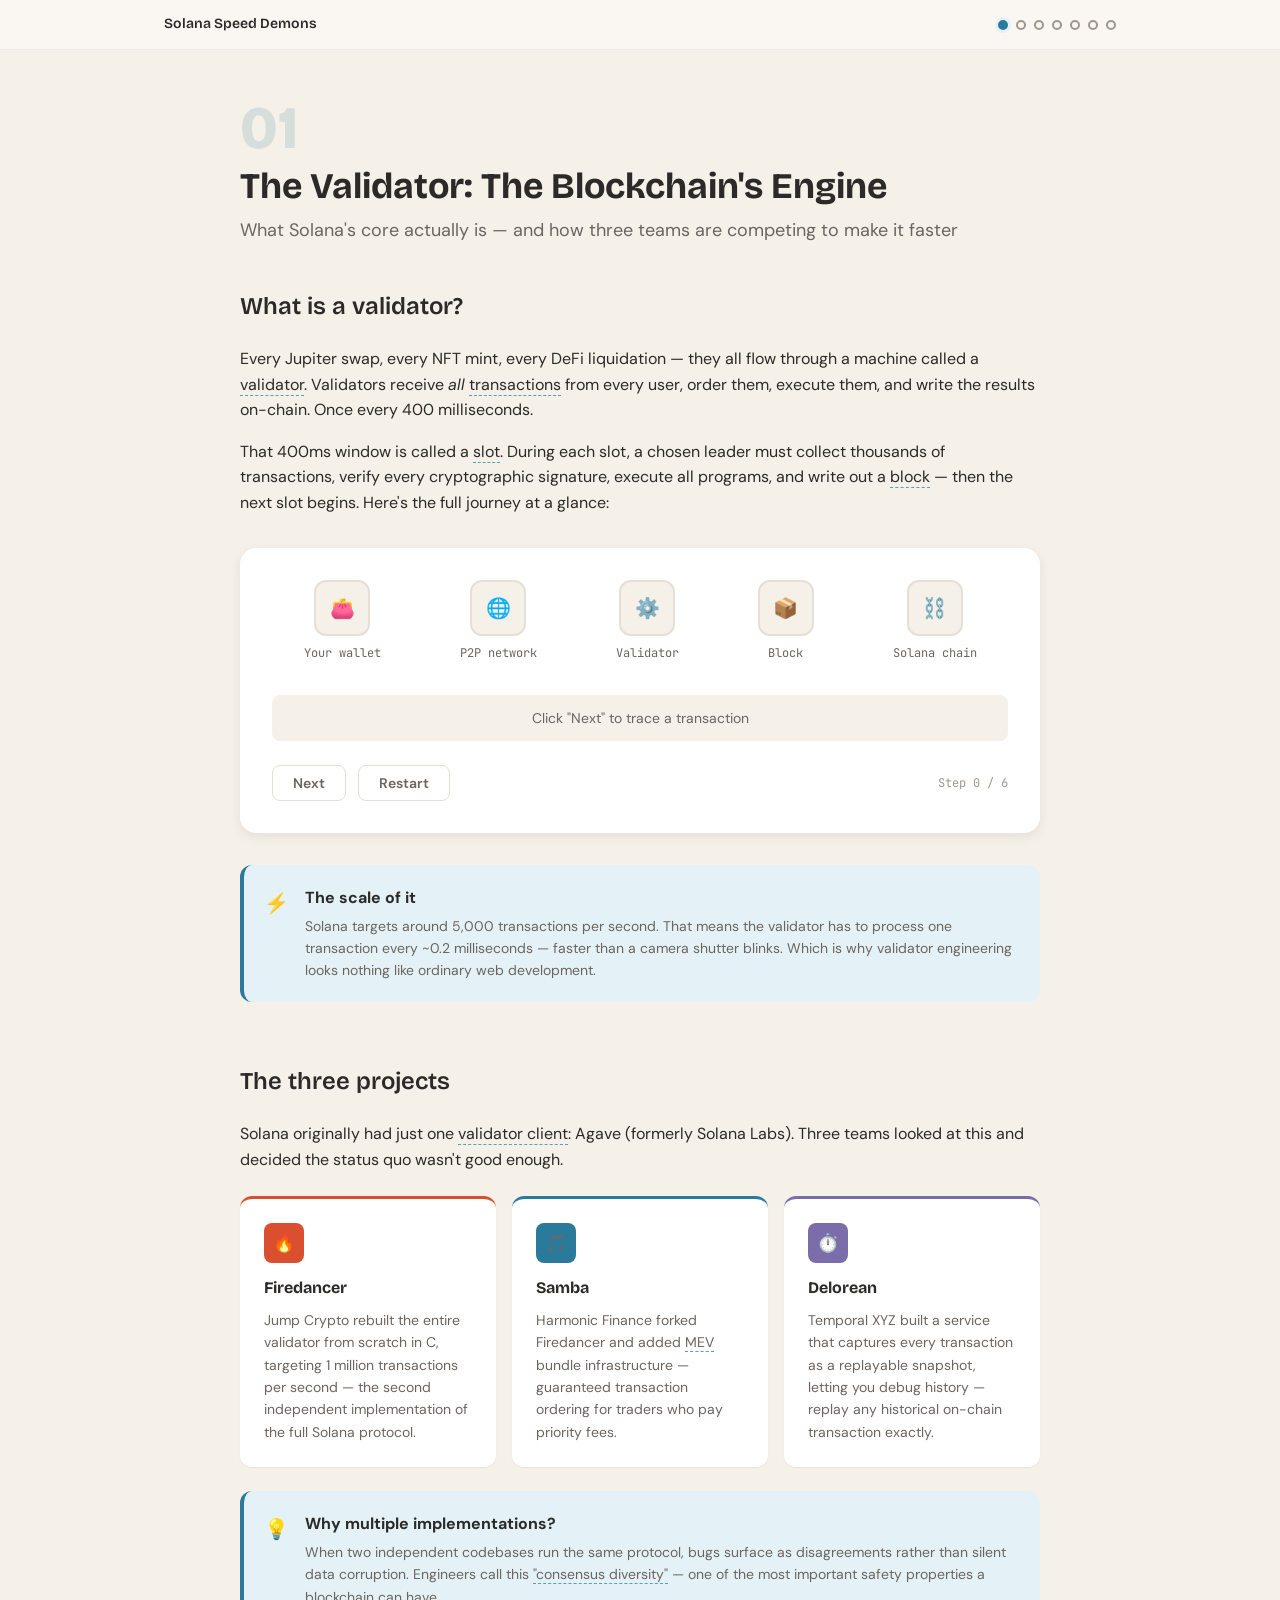
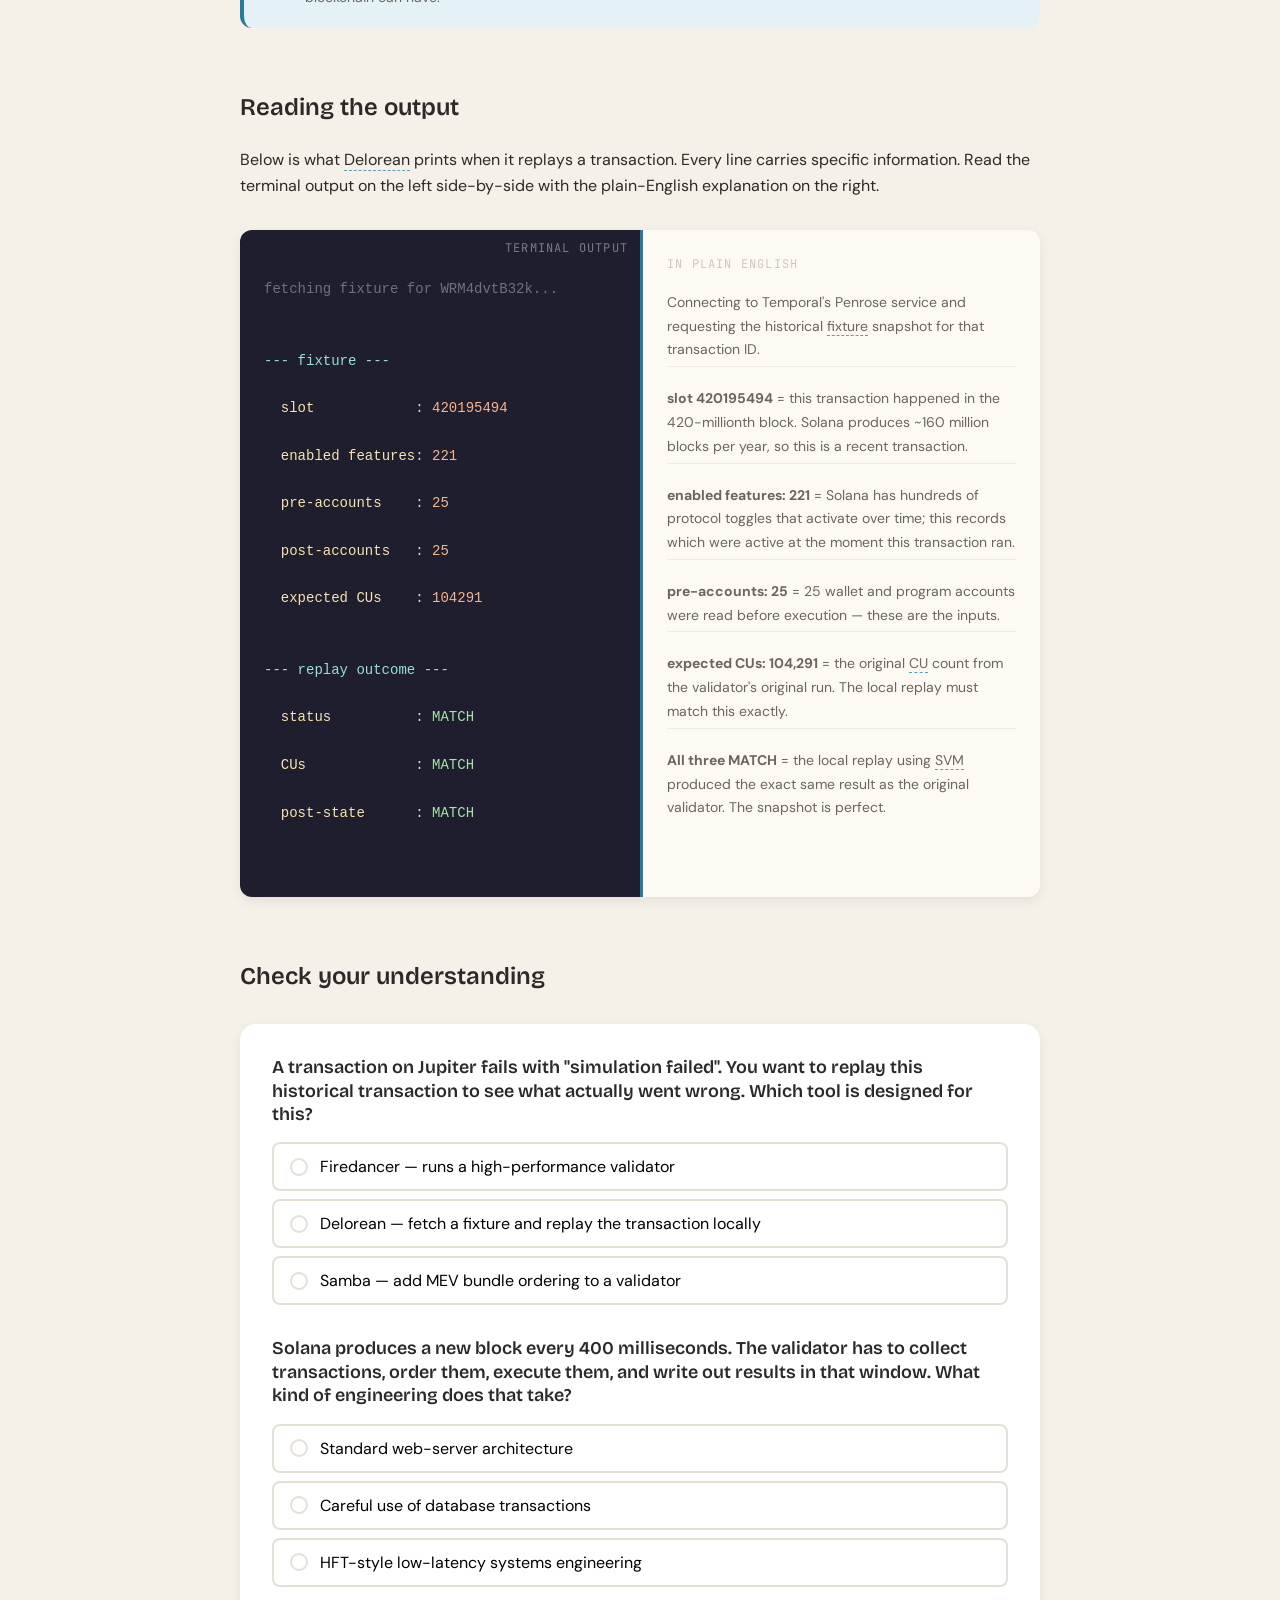
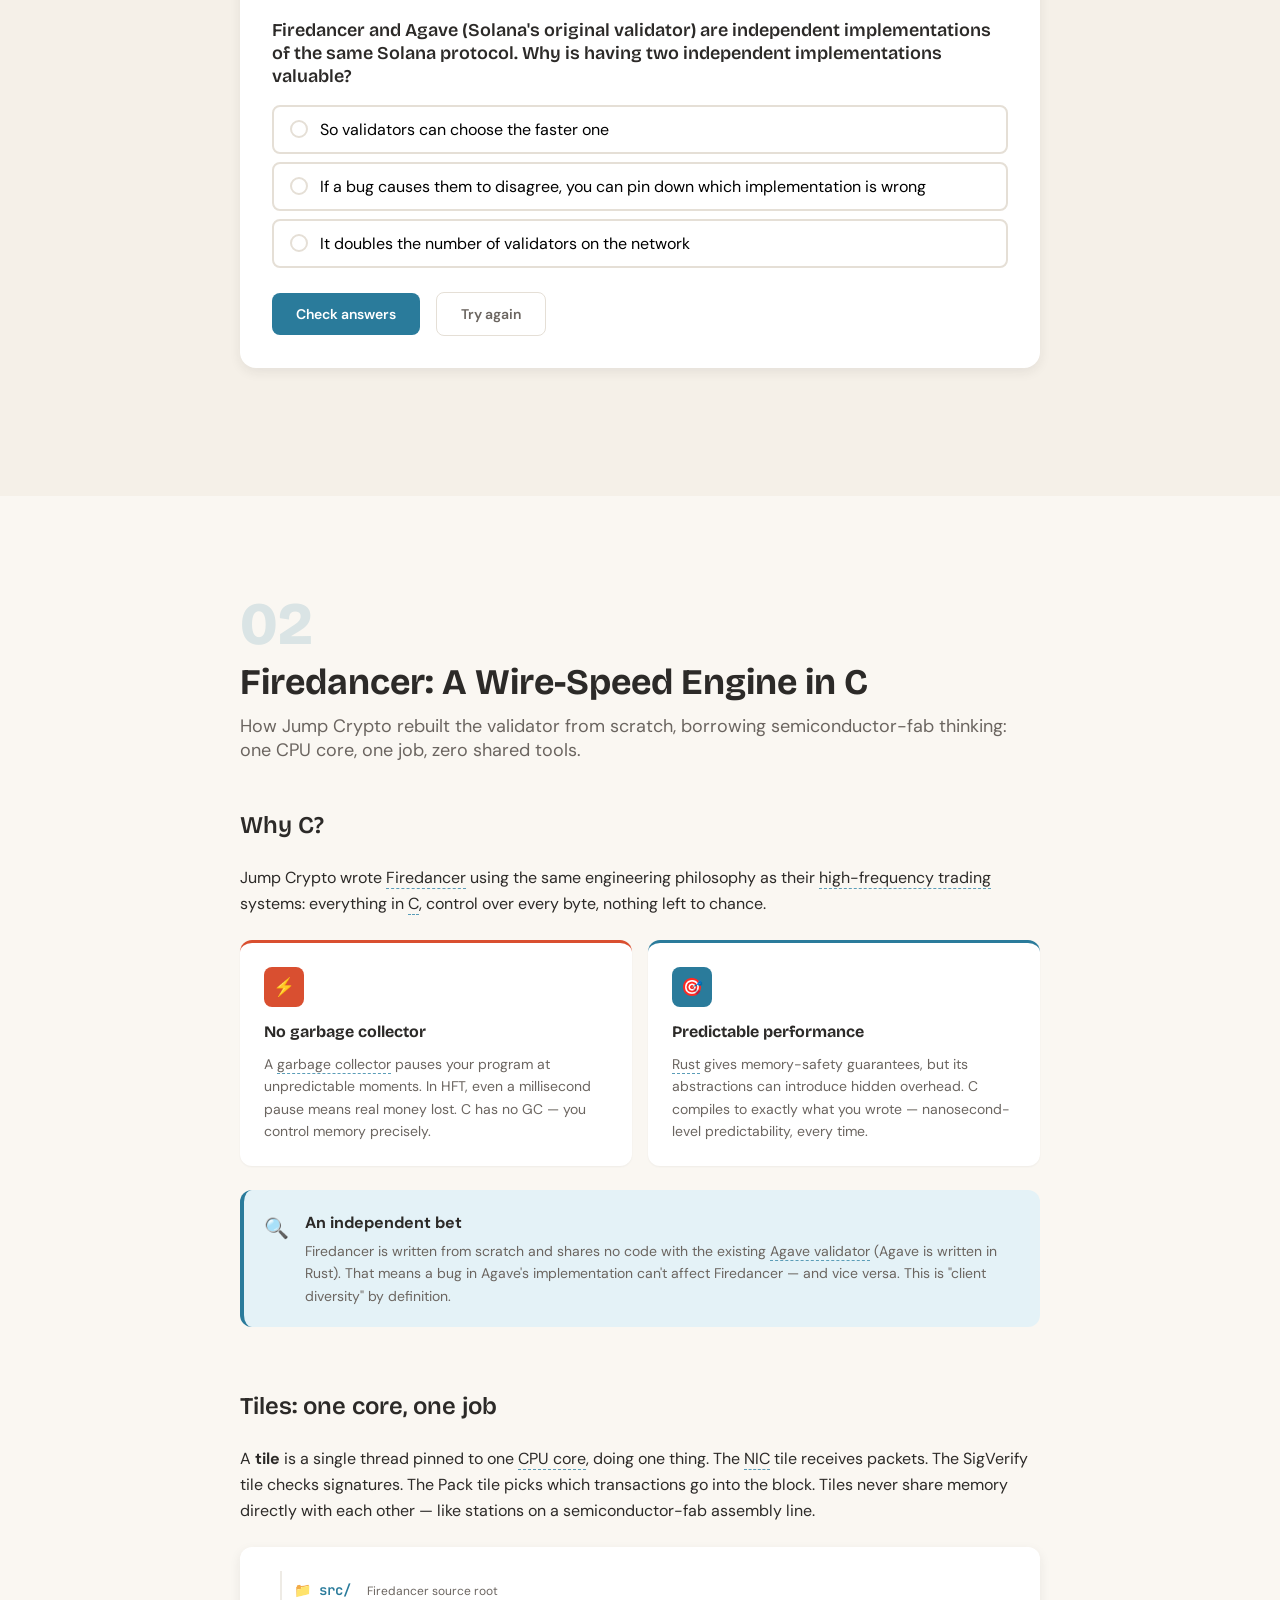
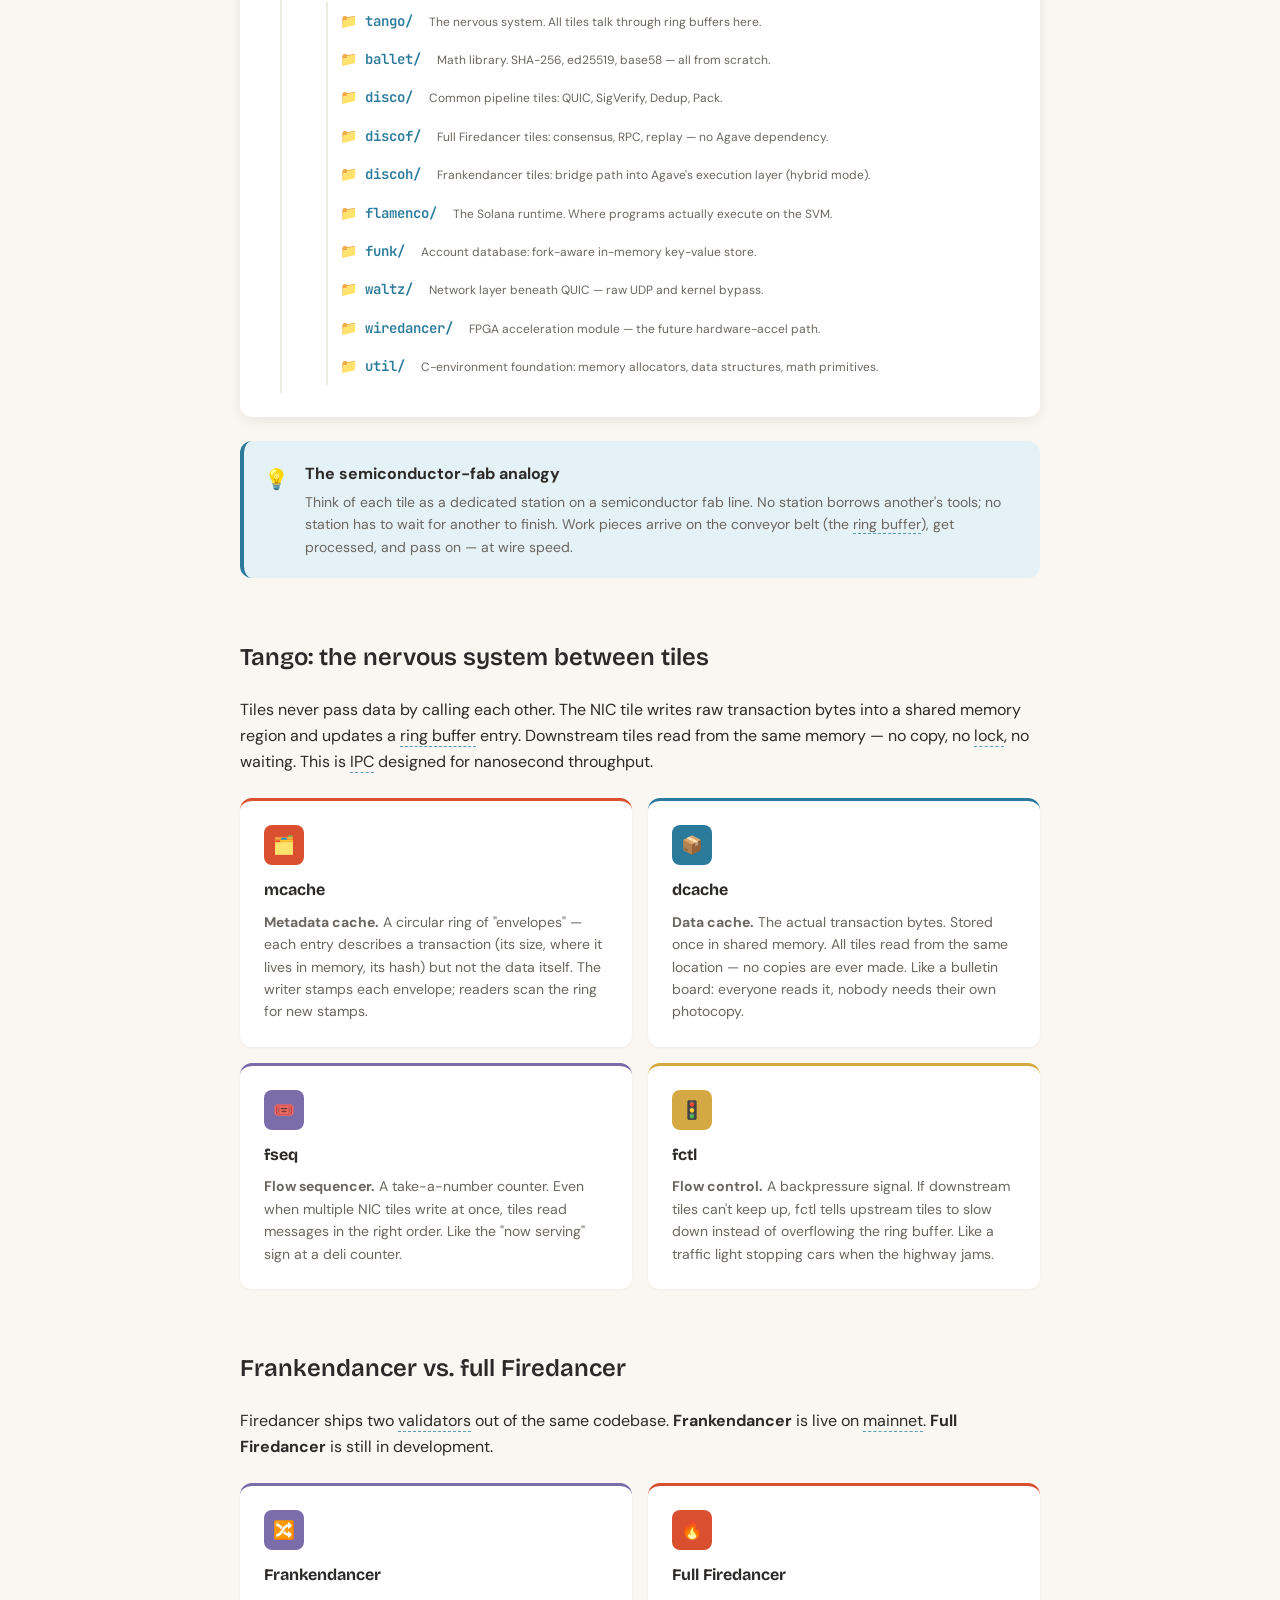
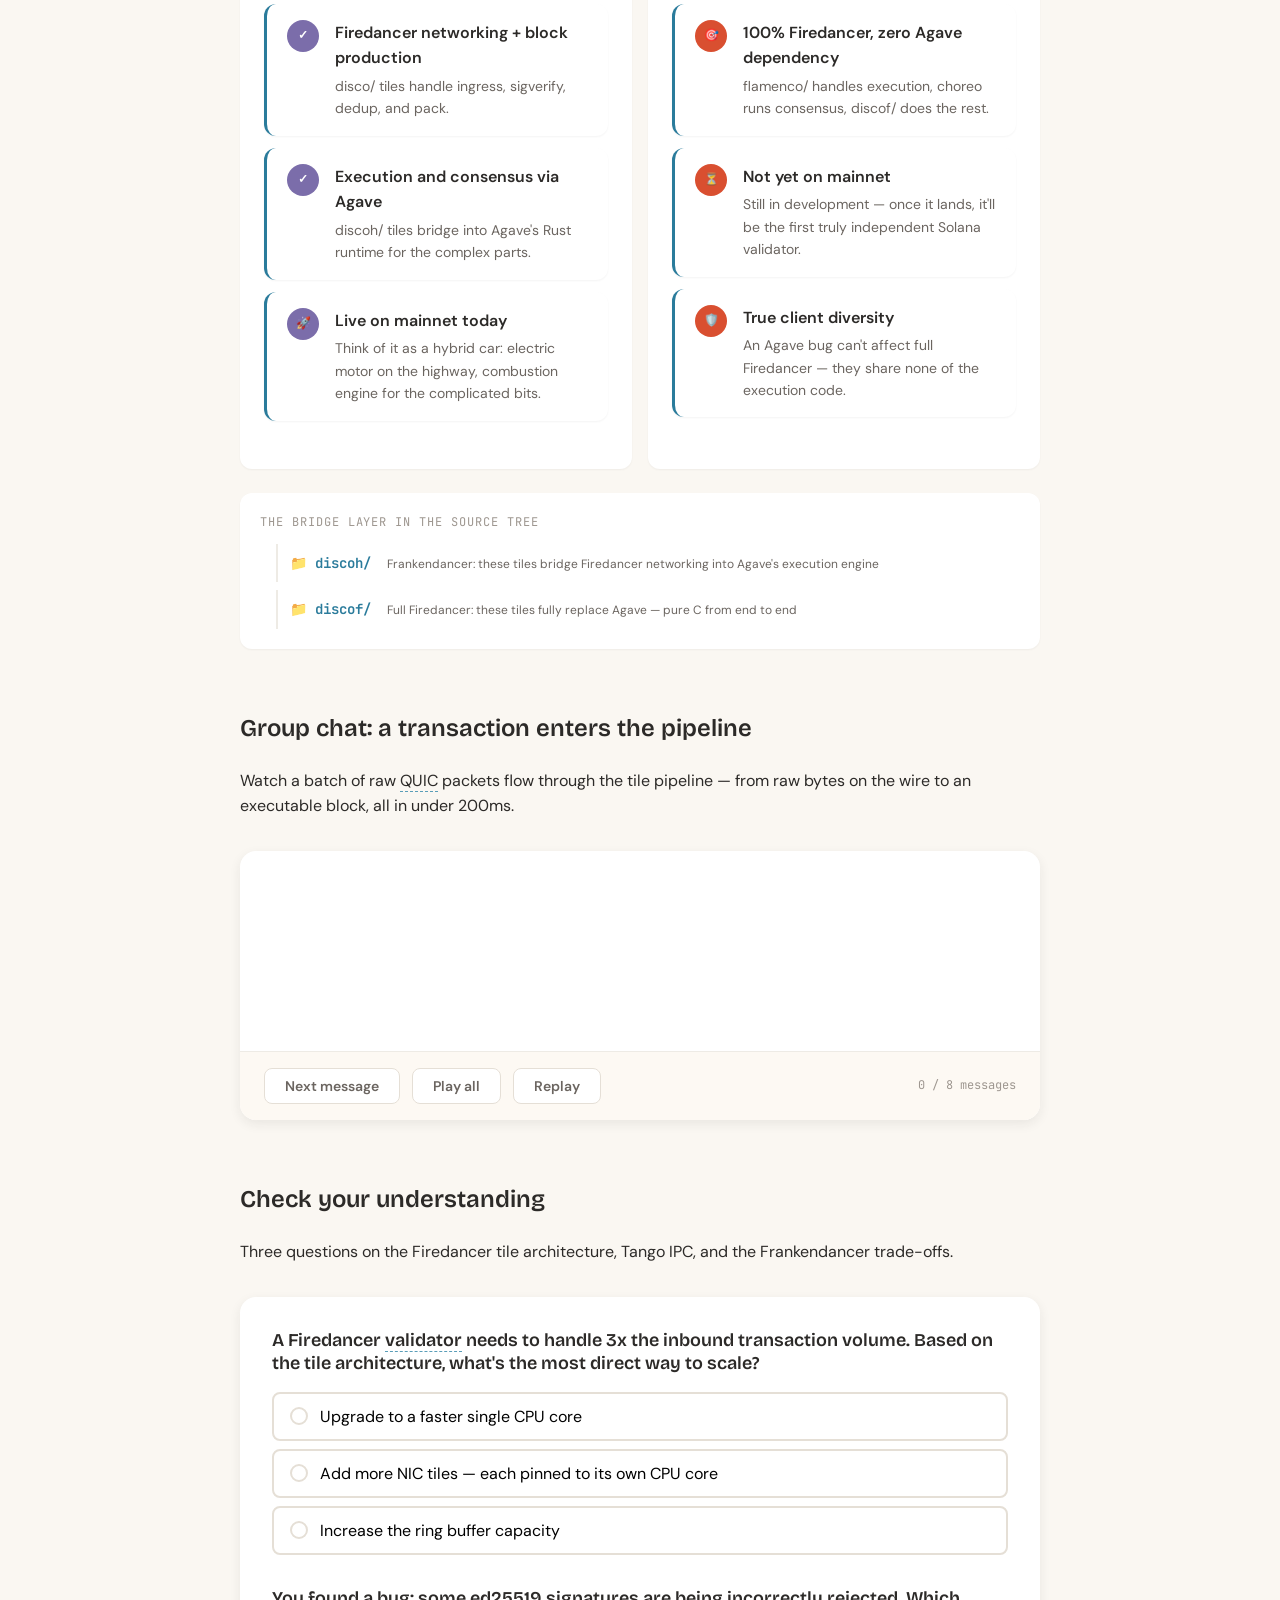
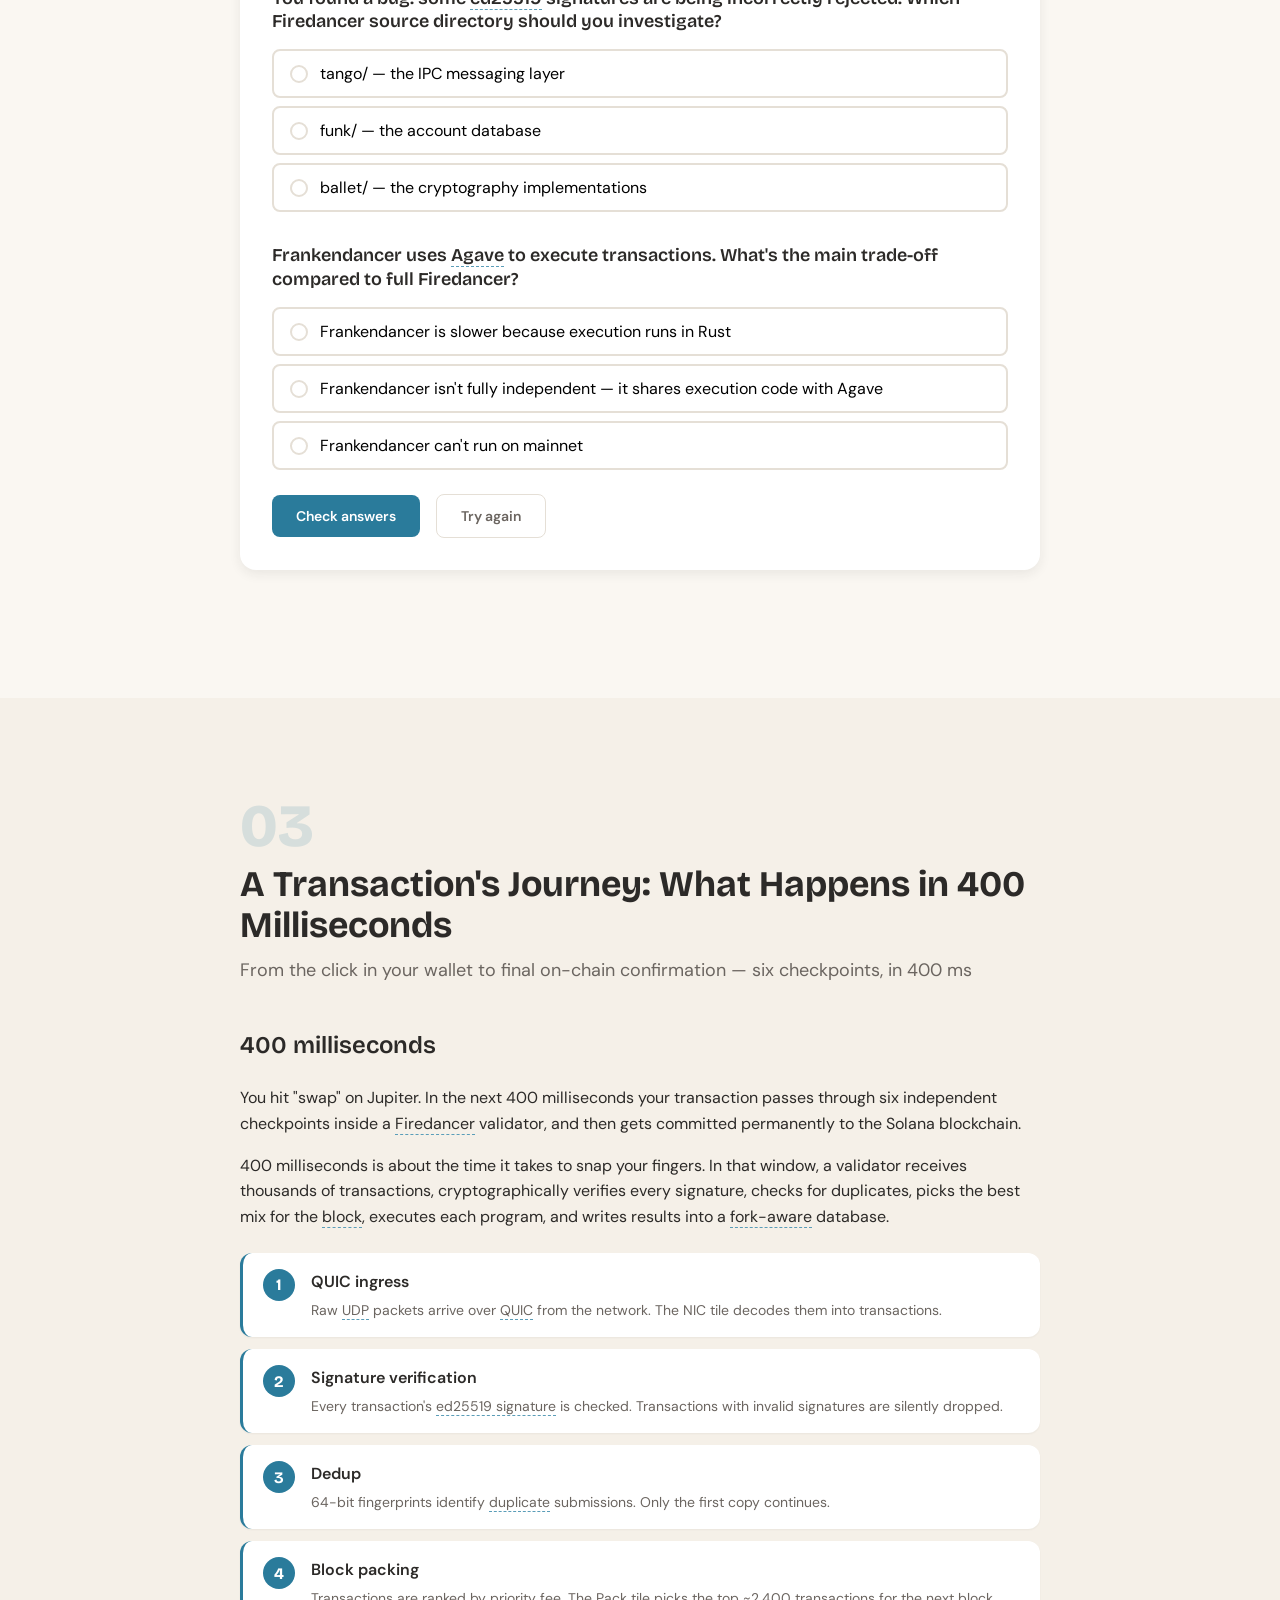
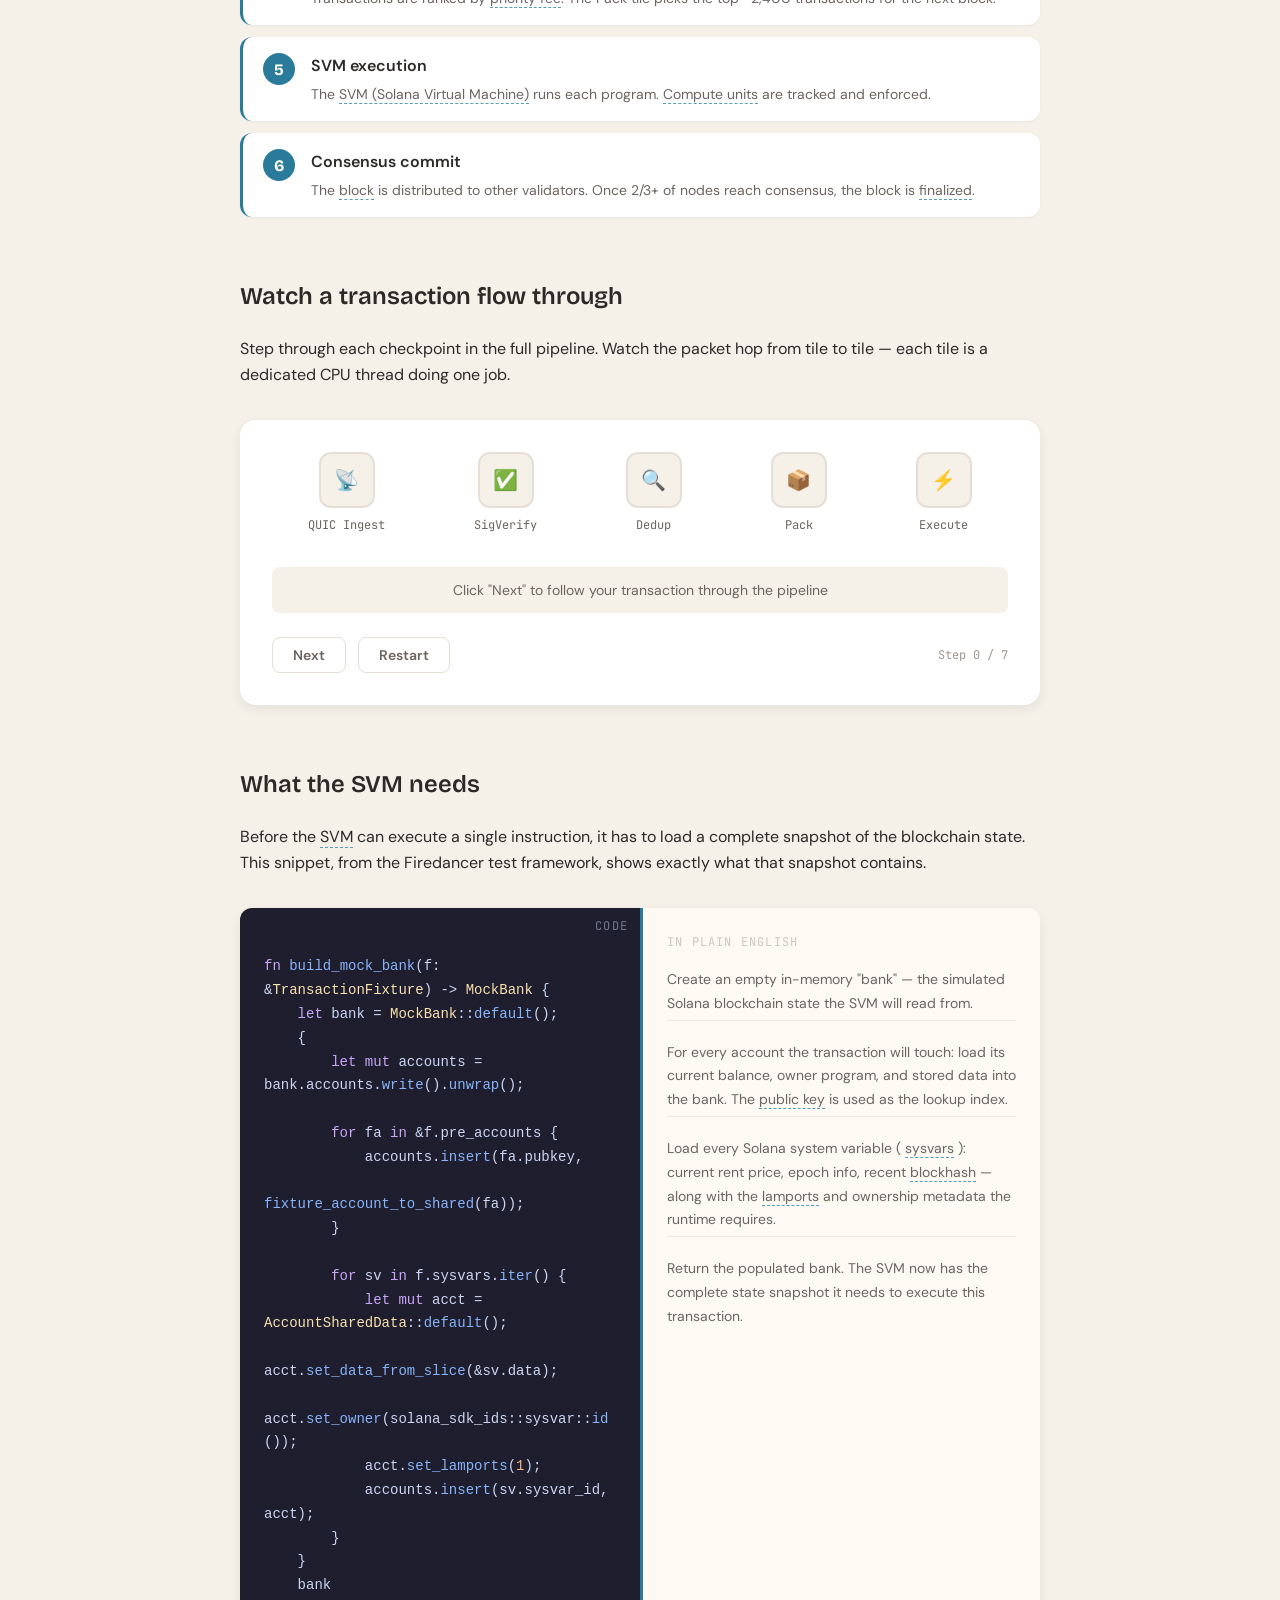
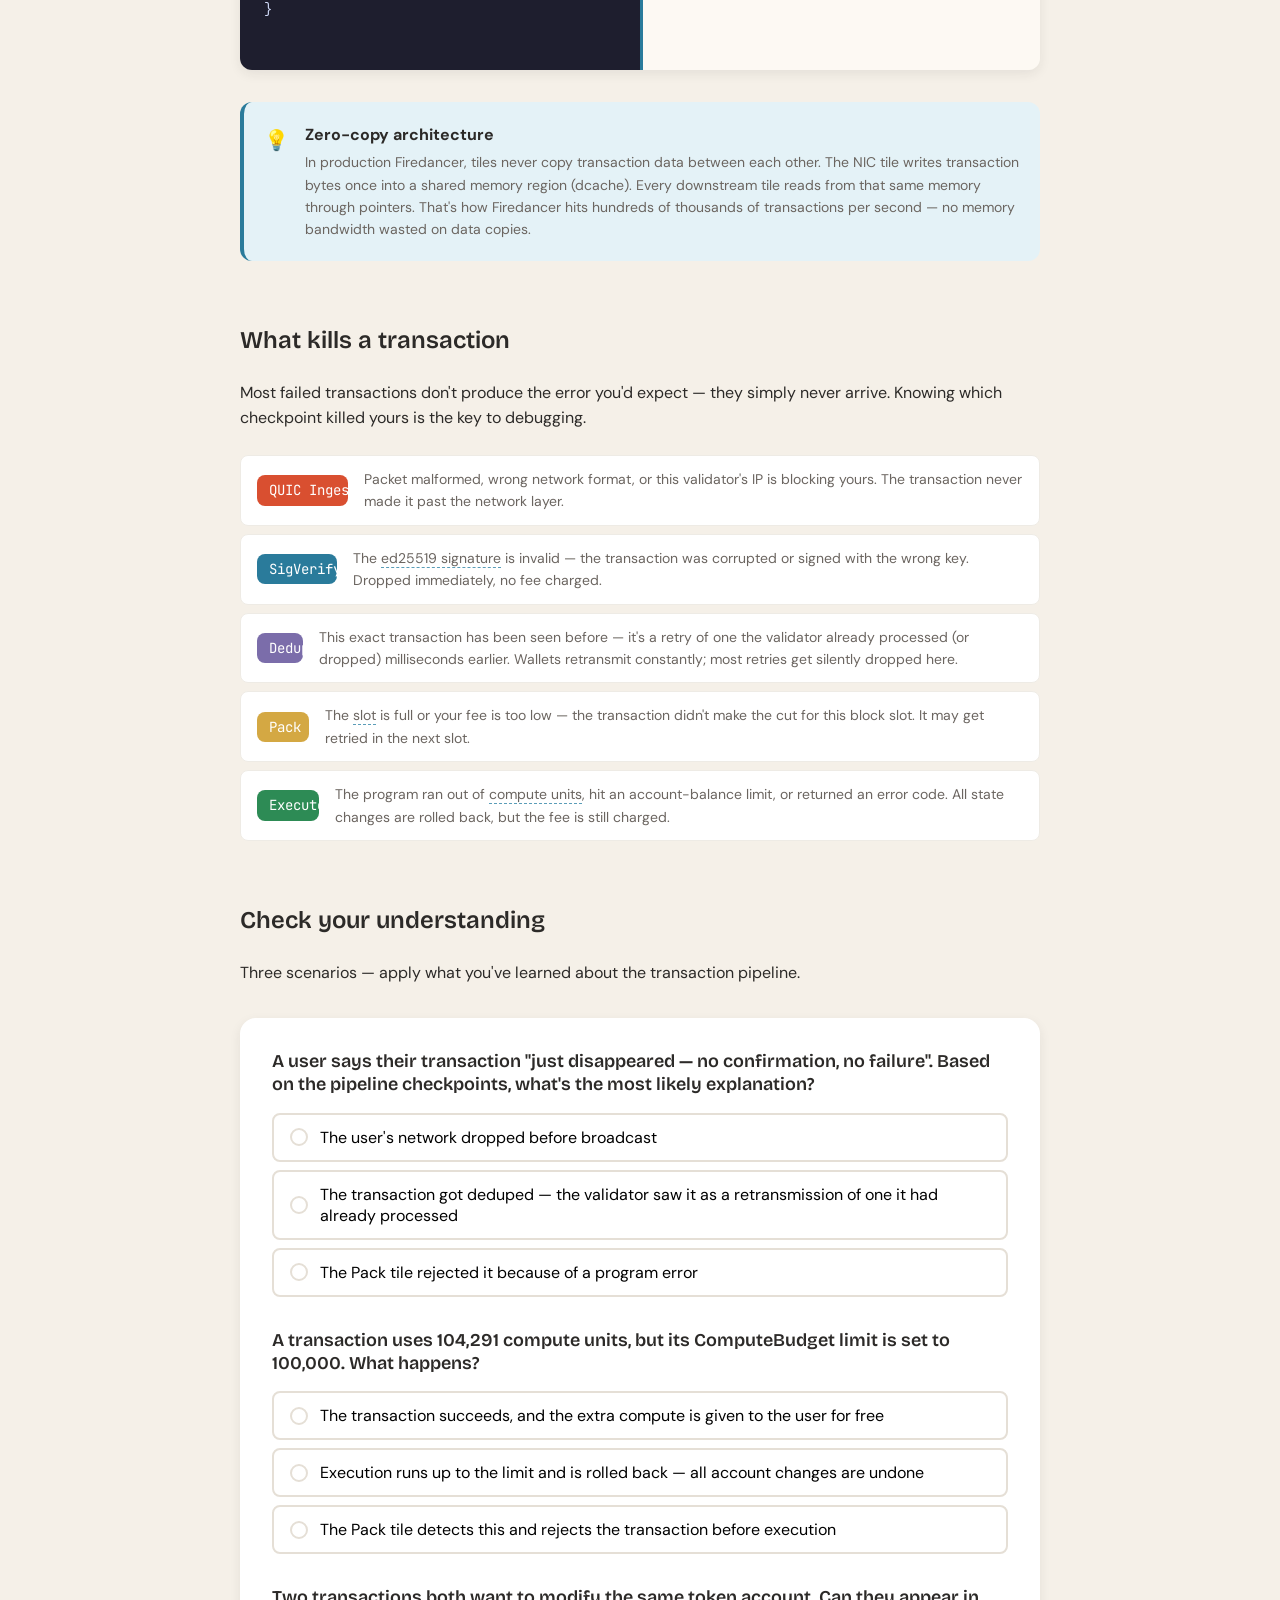
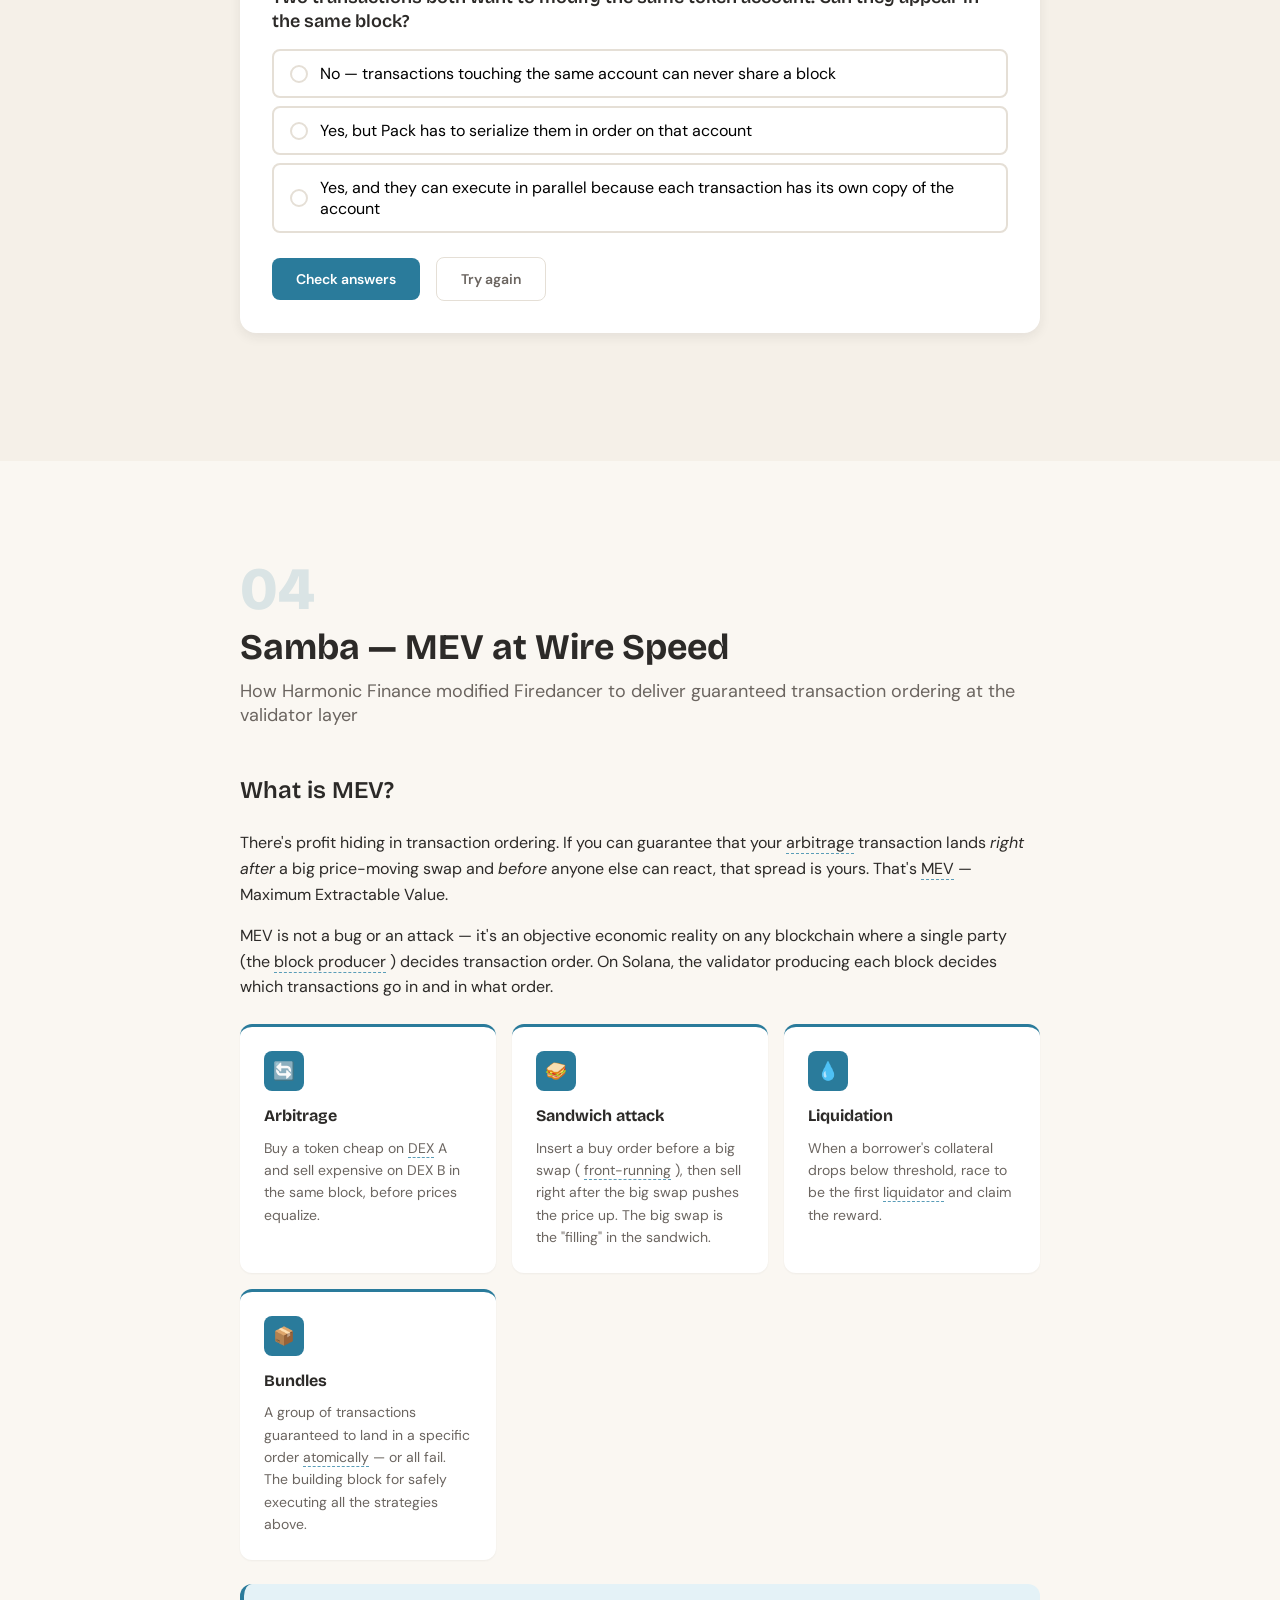
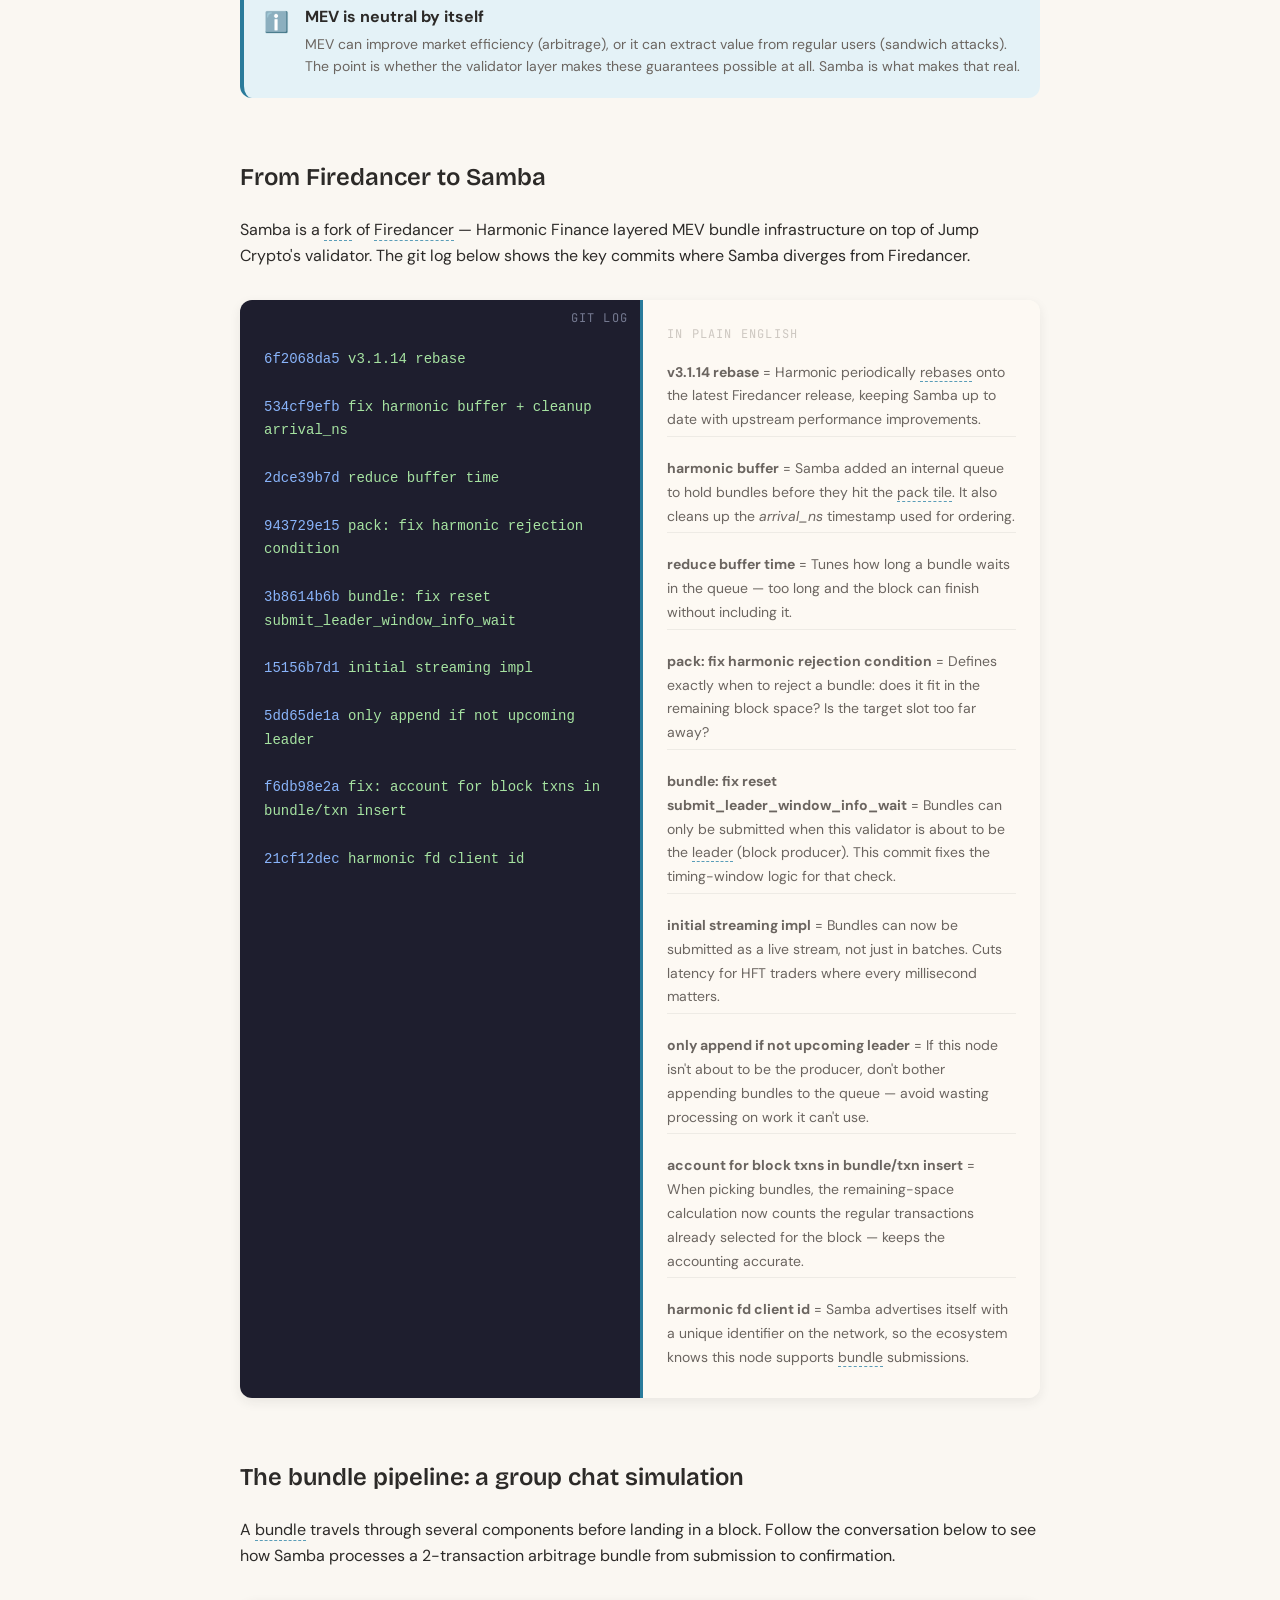
<file: index.html>
<!DOCTYPE html>
<html lang="en">
<head>
  <meta charset="UTF-8">
  <meta name="viewport" content="width=device-width, initial-scale=1.0">
  <title>Solana Speed Demons</title>

  <!-- Fonts: loli.net mirror in place of Google Fonts -->
  <link rel="preconnect" href="https://fonts.loli.net">
  <link rel="preconnect" href="https://gstatic.loli.net" crossorigin>
  <link href="https://fonts.loli.net/css2?family=Bricolage+Grotesque:opsz,wght@12..96,400;12..96,600;12..96,700;12..96,800&family=DM+Sans:ital,opsz,wght@0,9..40,300;0,9..40,400;0,9..40,500;0,9..40,600;0,9..40,700;1,9..40,400;1,9..40,500&family=JetBrains+Mono:wght@400;500;600&display=swap" rel="stylesheet">

  <link rel="stylesheet" href="styles.css">

  <!-- Teal accent — crisp, technical, infrastructure-grade -->
  <style>
    :root {
      --color-accent:       #2A7B9B;
      --color-accent-hover: #1F6280;
      --color-accent-light: #E4F2F7;
      --color-accent-muted: #5A9DB8;
    }
  </style>

  <script src="main.js" defer></script>
</head>
<body>

  <nav class="nav" id="nav">
    <div class="progress-bar" id="progress-bar" role="progressbar" aria-valuenow="0" aria-valuemin="0" aria-valuemax="100"></div>
    <div class="nav-inner">
      <span class="nav-title">Solana Speed Demons</span>
      <div class="nav-dots" id="nav-dots" role="tablist">
        <button class="nav-dot" data-target="module-1" data-tooltip="The Validator" role="tab" aria-label="Chapter 1: The Validator"></button>
        <button class="nav-dot" data-target="module-2" data-tooltip="Firedancer: a C engine" role="tab" aria-label="Chapter 2: Firedancer — the C engine"></button>
        <button class="nav-dot" data-target="module-3" data-tooltip="Transaction journey" role="tab" aria-label="Chapter 3: Transaction journey"></button>
        <button class="nav-dot" data-target="module-4" data-tooltip="Samba: MEV at wire speed" role="tab" aria-label="Chapter 4: Samba — MEV at wire speed"></button>
        <button class="nav-dot" data-target="module-5" data-tooltip="Delorean: the time machine" role="tab" aria-label="Chapter 5: Delorean — the time machine"></button>
        <button class="nav-dot" data-target="module-6" data-tooltip="The bigger picture" role="tab" aria-label="Chapter 6: The bigger picture"></button>
        <button class="nav-dot" data-target="module-7" data-tooltip="pmm-sim: private AMM dissected" role="tab" aria-label="Chapter 7: pmm-sim — private AMM dissected"></button>
      </div>
    </div>
  </nav>

  <main id="main">
    <!-- modules/*.html content is assembled here by build.sh -->
<section class="module" id="module-1" style="background: var(--color-bg-warm)">
  <div class="module-content">

    <header class="module-header animate-in">
      <span class="module-number">01</span>
      <h1 class="module-title">The Validator: The Blockchain's Engine</h1>
      <p class="module-subtitle">What Solana's core actually is — and how three teams are competing to make it faster</p>
    </header>

    <div class="module-body">

      <!-- ============================================================ -->
      <!-- SCREEN 1: What Is a Validator?                               -->
      <!-- ============================================================ -->
      <section class="screen animate-in">
        <h2 class="screen-heading">What is a validator?</h2>

        <p class="screen-intro">
          Every Jupiter swap, every NFT mint, every DeFi liquidation — they all flow through a machine called a
          <span class="term" data-definition="A validator is a computer participating in the Solana network — it receives transactions, executes them, and writes the result to the blockchain. Think of it as the trusted referee that makes each transaction official.">validator</span>.
          Validators receive <em>all</em>
          <span class="term" data-definition="A transaction is a signed instruction sent to the blockchain — like 'swap 10 USDC for SOL' or 'send this NFT to that wallet'. It only takes effect permanently after a validator processes it.">transactions</span>
          from every user, order them, execute them, and write the results on-chain.
          Once every 400 milliseconds.
        </p>

        <p>
          That 400ms window is called a
          <span class="term" data-definition="A slot is Solana's time unit — a 400ms interval during which a designated 'leader' validator collects transactions and produces a block. Miss the slot and that block gets skipped.">slot</span>.
          During each slot, a chosen leader must collect thousands of transactions, verify every cryptographic signature, execute all programs, and write out a
          <span class="term" data-definition="A block is a batch of transactions committed to the blockchain in a single slot. Each block links to the previous one, forming the chain that makes history tamper-resistant.">block</span>
          — then the next slot begins. Here's the full journey at a glance:
        </p>

        <div class="flow-animation animate-in" data-steps="[
          {&quot;highlight&quot;:&quot;flow-actor-1&quot;,&quot;label&quot;:&quot;You sign a transaction in your wallet (Jupiter, Phantom, etc.)&quot;},
          {&quot;highlight&quot;:&quot;flow-actor-2&quot;,&quot;label&quot;:&quot;Your transaction is broadcast to hundreds of Solana nodes&quot;,&quot;packet&quot;:true,&quot;from&quot;:&quot;actor-1&quot;,&quot;to&quot;:&quot;actor-2&quot;},
          {&quot;highlight&quot;:&quot;flow-actor-3&quot;,&quot;label&quot;:&quot;The current leader validator receives the transaction&quot;,&quot;packet&quot;:true,&quot;from&quot;:&quot;actor-2&quot;,&quot;to&quot;:&quot;actor-3&quot;},
          {&quot;highlight&quot;:&quot;flow-actor-3&quot;,&quot;label&quot;:&quot;Validator verifies, orders, and executes your transaction&quot;},
          {&quot;highlight&quot;:&quot;flow-actor-4&quot;,&quot;label&quot;:&quot;The result is written into the current block&quot;,&quot;packet&quot;:true,&quot;from&quot;:&quot;actor-3&quot;,&quot;to&quot;:&quot;actor-4&quot;},
          {&quot;highlight&quot;:&quot;flow-actor-5&quot;,&quot;label&quot;:&quot;Block confirmed. Your swap is finalized.&quot;,&quot;packet&quot;:true,&quot;from&quot;:&quot;actor-4&quot;,&quot;to&quot;:&quot;actor-5&quot;}
        ]">
          <div class="flow-actors">
            <div class="flow-actor" id="flow-actor-1">
              <div class="flow-actor-icon">👛</div>
              <span>Your wallet</span>
            </div>
            <div class="flow-actor" id="flow-actor-2">
              <div class="flow-actor-icon">🌐</div>
              <span>P2P network</span>
            </div>
            <div class="flow-actor" id="flow-actor-3">
              <div class="flow-actor-icon">⚙️</div>
              <span>Validator</span>
            </div>
            <div class="flow-actor" id="flow-actor-4">
              <div class="flow-actor-icon">📦</div>
              <span>Block</span>
            </div>
            <div class="flow-actor" id="flow-actor-5">
              <div class="flow-actor-icon">⛓️</div>
              <span>Solana chain</span>
            </div>
          </div>

          <div class="flow-packet" id="flow-packet"></div>

          <div class="flow-step-label" id="flow-label">Click "Next" to trace a transaction</div>

          <div class="flow-controls">
            <button class="btn flow-next-btn">Next</button>
            <button class="btn flow-reset-btn">Restart</button>
            <span class="flow-progress"></span>
          </div>
        </div>

        <div class="callout callout-info animate-in">
          <div class="callout-icon">⚡</div>
          <div class="callout-content">
            <strong class="callout-title">The scale of it</strong>
            <p>Solana targets around 5,000 transactions per second. That means the validator has to process one transaction every ~0.2 milliseconds — faster than a camera shutter blinks. Which is why validator engineering looks nothing like ordinary web development.</p>
          </div>
        </div>
      </section>

      <!-- ============================================================ -->
      <!-- SCREEN 2: The Three Projects                                 -->
      <!-- ============================================================ -->
      <section class="screen animate-in">
        <h2 class="screen-heading">The three projects</h2>

        <p>
          Solana originally had just one
          <span class="term" data-definition="A validator client is the software that runs a Solana validator node — the program that receives transactions, executes them, and participates in consensus. Multiple independent implementations can run the same protocol, the same way Chrome and Firefox can both browse the web.">validator client</span>:
          Agave (formerly Solana Labs). Three teams looked at this and decided the status quo wasn't good enough.
        </p>

        <div class="pattern-cards animate-in stagger-children">
          <div class="pattern-card animate-in" style="border-top: 3px solid var(--color-actor-1)">
            <div class="pattern-icon" style="background: var(--color-actor-1)">🔥</div>
            <h4 class="pattern-title">Firedancer</h4>
            <p class="pattern-desc">Jump Crypto rebuilt the entire validator from scratch in C, targeting 1 million transactions per second — the second independent implementation of the full Solana protocol.</p>
          </div>
          <div class="pattern-card animate-in" style="border-top: 3px solid var(--color-actor-2)">
            <div class="pattern-icon" style="background: var(--color-actor-2)">🎵</div>
            <h4 class="pattern-title">Samba</h4>
            <p class="pattern-desc">Harmonic Finance forked Firedancer and added
              <span class="term" data-definition="MEV stands for Maximal Extractable Value — the extra profit validators and bots can capture by controlling transaction ordering. Example: a price-moving swap can be front-run by whoever sees it first.">MEV</span>
              bundle infrastructure — guaranteed transaction ordering for traders who pay priority fees.</p>
          </div>
          <div class="pattern-card animate-in" style="border-top: 3px solid var(--color-actor-3)">
            <div class="pattern-icon" style="background: var(--color-actor-3)">⏱️</div>
            <h4 class="pattern-title">Delorean</h4>
            <p class="pattern-desc">Temporal XYZ built a service that captures every transaction as a replayable snapshot, letting you debug history — replay any historical on-chain transaction exactly.</p>
          </div>
        </div>

        <div class="callout callout-accent animate-in">
          <div class="callout-icon">💡</div>
          <div class="callout-content">
            <strong class="callout-title">Why multiple implementations?</strong>
            <p>When two independent codebases run the same protocol, bugs surface as disagreements rather than silent data corruption. Engineers call this
              <span class="term" data-definition="Consensus diversity means having multiple independent software implementations that follow the same blockchain rules. If one has a bug, the others catch it — like two pilots in a cockpit double-checking each other.">"consensus diversity"</span>
              — one of the most important safety properties a blockchain can have.</p>
          </div>
        </div>
      </section>

      <!-- ============================================================ -->
      <!-- SCREEN 3: Reading the Output                                 -->
      <!-- ============================================================ -->
      <section class="screen animate-in">
        <h2 class="screen-heading">Reading the output</h2>

        <p>
          Below is what
          <span class="term" data-definition="Delorean is a tool from Temporal XYZ that captures full historical snapshots of Solana transactions — every account, every program, every flag — so you can replay and debug them locally.">Delorean</span>
          prints when it replays a transaction. Every line carries specific information. Read the terminal output on the left side-by-side with the plain-English explanation on the right.
        </p>

        <div class="translation-block animate-in">
          <div class="translation-code">
            <span class="translation-label">Terminal output</span>
            <pre><code>
<span class="code-line"><span class="code-comment">fetching fixture for WRM4dvtB32k...</span></span>
<span class="code-line"></span>
<span class="code-line"><span class="code-operator">--- fixture ---</span></span>
<span class="code-line">  <span class="code-property">slot</span>            : <span class="code-number">420195494</span></span>
<span class="code-line">  <span class="code-property">enabled features</span>: <span class="code-number">221</span></span>
<span class="code-line">  <span class="code-property">pre-accounts</span>    : <span class="code-number">25</span></span>
<span class="code-line">  <span class="code-property">post-accounts</span>   : <span class="code-number">25</span></span>
<span class="code-line">  <span class="code-property">expected CUs</span>    : <span class="code-number">104291</span></span>
<span class="code-line"></span>
<span class="code-line"><span class="code-operator">--- replay outcome ---</span></span>
<span class="code-line">  <span class="code-property">status</span>          : <span class="code-string">MATCH</span></span>
<span class="code-line">  <span class="code-property">CUs</span>             : <span class="code-string">MATCH</span></span>
<span class="code-line">  <span class="code-property">post-state</span>      : <span class="code-string">MATCH</span></span>
            </code></pre>
          </div>
          <div class="translation-english">
            <span class="translation-label">In plain English</span>
            <div class="translation-lines">
              <p class="tl">Connecting to Temporal's Penrose service and requesting the historical
                <span class="term" data-definition="A fixture is a complete saved snapshot of everything needed to reproduce a computation — every input account, feature flag, and program state at a specific historical moment.">fixture</span>
                snapshot for that transaction ID.</p>
              <p class="tl"><strong>slot 420195494</strong> = this transaction happened in the 420-millionth block. Solana produces ~160 million blocks per year, so this is a recent transaction.</p>
              <p class="tl"><strong>enabled features: 221</strong> = Solana has hundreds of protocol toggles that activate over time;
                this records which were active at the moment this transaction ran.</p>
              <p class="tl"><strong>pre-accounts: 25</strong> = 25 wallet and program accounts were read before execution — these are the inputs.</p>
              <p class="tl"><strong>expected CUs: 104,291</strong> = the original
                <span class="term" data-definition="A compute unit (CU) is Solana's measure of computational work — like the 'calories' a transaction consumes. Every instruction costs CUs, and each transaction has a maximum budget. Exceeding it fails the transaction.">CU</span>
                count from the validator's original run. The local replay must match this exactly.</p>
              <p class="tl"><strong>All three MATCH</strong> = the local replay using
                <span class="term" data-definition="The SVM (Solana Virtual Machine) is the execution engine that runs Solana programs, like the EVM on Ethereum — the core machine every smart contract runs inside.">SVM</span>
                produced the exact same result as the original validator. The snapshot is perfect.</p>
            </div>
          </div>
        </div>
      </section>

      <!-- ============================================================ -->
      <!-- SCREEN 4: Quiz                                               -->
      <!-- ============================================================ -->
      <section class="screen animate-in">
        <h2 class="screen-heading">Check your understanding</h2>

        <div class="quiz-container animate-in" id="quiz-module1">

          <!-- Q1 -->
          <div class="quiz-question-block"
               data-correct="option-b"
               data-explanation-right="Exactly right — Delorean fetches a complete snapshot of every account and program at the moment the transaction ran, and replays it locally using the real SVM."
               data-explanation-wrong="Think about which tool is built for debugging historical transactions, which is for running a validator, and which is for MEV.">
            <h3 class="quiz-question">A transaction on Jupiter fails with "simulation failed". You want to replay this historical transaction to see what actually went wrong. Which tool is designed for this?</h3>
            <div class="quiz-options">
              <button class="quiz-option" data-value="option-a" onclick="selectOption(this)">
                <div class="quiz-option-radio"></div>
                <span>Firedancer — runs a high-performance validator</span>
              </button>
              <button class="quiz-option" data-value="option-b" onclick="selectOption(this)">
                <div class="quiz-option-radio"></div>
                <span>Delorean — fetch a fixture and replay the transaction locally</span>
              </button>
              <button class="quiz-option" data-value="option-c" onclick="selectOption(this)">
                <div class="quiz-option-radio"></div>
                <span>Samba — add MEV bundle ordering to a validator</span>
              </button>
            </div>
            <div class="quiz-feedback"></div>
          </div>

          <!-- Q2 -->
          <div class="quiz-question-block"
               data-correct="option-c"
               data-explanation-right="Correct. 400ms sounds like a lot, but when you need to do full cryptographic verification on thousands of transactions, you have to reach for every trick the HFT world has."
               data-explanation-wrong="Standard web servers and databases have latencies in the milliseconds-to-seconds range — far too slow for a system that has to process thousands of transactions in a 400ms budget.">
            <h3 class="quiz-question">Solana produces a new block every 400 milliseconds. The validator has to collect transactions, order them, execute them, and write out results in that window. What kind of engineering does that take?</h3>
            <div class="quiz-options">
              <button class="quiz-option" data-value="option-a" onclick="selectOption(this)">
                <div class="quiz-option-radio"></div>
                <span>Standard web-server architecture</span>
              </button>
              <button class="quiz-option" data-value="option-b" onclick="selectOption(this)">
                <div class="quiz-option-radio"></div>
                <span>Careful use of database transactions</span>
              </button>
              <button class="quiz-option" data-value="option-c" onclick="selectOption(this)">
                <div class="quiz-option-radio"></div>
                <span>HFT-style low-latency systems engineering</span>
              </button>
            </div>
            <div class="quiz-feedback"></div>
          </div>

          <!-- Q3 -->
          <div class="quiz-question-block"
               data-correct="option-b"
               data-explanation-right="Exactly right. Client diversity means bugs show up as disagreements between implementations, instead of silently corrupting every validator at once. That's consensus diversity."
               data-explanation-wrong="Speed choice and validator count aren't the main payoff — the core value is resilience. When two independent systems disagree, you know there's a bug to investigate.">
            <h3 class="quiz-question">Firedancer and Agave (Solana's original validator) are independent implementations of the same Solana protocol. Why is having two independent implementations valuable?</h3>
            <div class="quiz-options">
              <button class="quiz-option" data-value="option-a" onclick="selectOption(this)">
                <div class="quiz-option-radio"></div>
                <span>So validators can choose the faster one</span>
              </button>
              <button class="quiz-option" data-value="option-b" onclick="selectOption(this)">
                <div class="quiz-option-radio"></div>
                <span>If a bug causes them to disagree, you can pin down which implementation is wrong</span>
              </button>
              <button class="quiz-option" data-value="option-c" onclick="selectOption(this)">
                <div class="quiz-option-radio"></div>
                <span>It doubles the number of validators on the network</span>
              </button>
            </div>
            <div class="quiz-feedback"></div>
          </div>

          <button class="quiz-check-btn" onclick="checkQuiz('quiz-module1')">Check answers</button>
          <button class="quiz-reset-btn" onclick="resetQuiz('quiz-module1')">Try again</button>
        </div>
      </section>

    </div><!-- /.module-body -->
  </div><!-- /.module-content -->
</section>
<section class="module" id="module-2" style="background: var(--color-bg)">
  <div class="module-content">

    <header class="module-header animate-in">
      <span class="module-number">02</span>
      <h1 class="module-title">Firedancer: A Wire-Speed Engine in C</h1>
      <p class="module-subtitle">How Jump Crypto rebuilt the validator from scratch, borrowing semiconductor-fab thinking: one CPU core, one job, zero shared tools.</p>
    </header>

    <div class="module-body">

      <!-- ===================== SCREEN 1: WHY C? ===================== -->
      <section class="screen animate-in">
        <h2 class="screen-heading">Why C?</h2>

        <p class="screen-lead">
          Jump Crypto wrote
          <span class="term" data-definition="Firedancer is Jump Crypto's from-scratch reimplementation of the Solana validator — the core software that processes transactions and participates in consensus. Written entirely in C.">Firedancer</span>
          using the same engineering philosophy as their
          <span class="term" data-definition="High-frequency trading (HFT) is a style of algorithmic finance where systems execute thousands of orders per second. A single microsecond of latency can determine profit or loss.">high-frequency trading</span>
          systems: everything in
          <span class="term" data-definition="C is a low-level programming language that gives you direct control over memory and hardware. There's no automatic memory management — you decide when every byte is allocated and freed.">C</span>,
          control over every byte, nothing left to chance.
        </p>

        <div class="pattern-cards animate-in" style="grid-template-columns: 1fr 1fr; margin: var(--space-6) 0;">
          <div class="pattern-card" style="border-top: 3px solid var(--color-actor-1)">
            <div class="pattern-icon" style="background: var(--color-actor-1)">⚡</div>
            <h4 class="pattern-title">No garbage collector</h4>
            <p class="pattern-desc">
              A
              <span class="term" data-definition="A garbage collector is a runtime feature in languages like Java, Go, and Python that automatically frees unused memory. The cost: it pauses your program at unpredictable moments — sometimes for milliseconds.">garbage collector</span>
              pauses your program at unpredictable moments.
              In HFT, even a millisecond pause means real money lost.
              C has no GC — you control memory precisely.
            </p>
          </div>
          <div class="pattern-card" style="border-top: 3px solid var(--color-actor-2)">
            <div class="pattern-icon" style="background: var(--color-actor-2)">🎯</div>
            <h4 class="pattern-title">Predictable performance</h4>
            <p class="pattern-desc">
              <span class="term" data-definition="Rust is a modern systems programming language that enforces memory safety at compile time. It has no GC, but its safety abstractions can sometimes introduce overhead that Firedancer wants to avoid.">Rust</span>
              gives memory-safety guarantees, but its abstractions can introduce hidden overhead.
              C compiles to exactly what you wrote — nanosecond-level predictability, every time.
            </p>
          </div>
        </div>

        <div class="callout callout-info animate-in">
          <div class="callout-icon">🔍</div>
          <div class="callout-content">
            <strong class="callout-title">An independent bet</strong>
            <p>
              Firedancer is written from scratch and shares no code with the existing
              <span class="term" data-definition="Agave (formerly the Solana Labs validator) is the original Solana validator client, written in Rust. It's the dominant client on mainnet today.">Agave validator</span>
              (Agave is written in Rust). That means a bug in Agave's implementation can't affect Firedancer — and vice versa.
              This is "client diversity" by definition.
            </p>
          </div>
        </div>
      </section>

      <!-- ===================== SCREEN 2: TILES ===================== -->
      <section class="screen animate-in">
        <h2 class="screen-heading">Tiles: one core, one job</h2>

        <p>
          A <strong>tile</strong> is a single thread pinned to one
          <span class="term" data-definition="A CPU core is an independent compute unit inside a modern processor chip. A 32-core CPU can run 32 threads simultaneously — each one on its own core, no sharing.">CPU core</span>,
          doing one thing.
          The
          <span class="term" data-definition="NIC (Network Interface Card) is the hardware component that connects a server to the network. In Firedancer, the NIC tile sits at the front of the pipeline, receiving raw packets straight off the wire.">NIC</span>
          tile receives packets.
          The SigVerify tile checks signatures.
          The Pack tile picks which transactions go into the block.
          Tiles never share memory directly with each other — like stations on a semiconductor-fab assembly line.
        </p>

        <div class="file-tree animate-in" style="margin: var(--space-6) 0; background: var(--color-surface); border-radius: var(--radius-md); padding: var(--space-6); box-shadow: var(--shadow-md);">
          <div class="ft-folder open">
            <span class="ft-name">src/</span>
            <span class="ft-desc">Firedancer source root</span>
            <div class="ft-children">
              <div class="ft-folder">
                <span class="ft-name">tango/</span>
                <span class="ft-desc">The nervous system. All tiles talk through ring buffers here.</span>
              </div>
              <div class="ft-folder">
                <span class="ft-name">ballet/</span>
                <span class="ft-desc">Math library. SHA-256, ed25519, base58 — all from scratch.</span>
              </div>
              <div class="ft-folder">
                <span class="ft-name">disco/</span>
                <span class="ft-desc">Common pipeline tiles: QUIC, SigVerify, Dedup, Pack.</span>
              </div>
              <div class="ft-folder">
                <span class="ft-name">discof/</span>
                <span class="ft-desc">Full Firedancer tiles: consensus, RPC, replay — no Agave dependency.</span>
              </div>
              <div class="ft-folder">
                <span class="ft-name">discoh/</span>
                <span class="ft-desc">Frankendancer tiles: bridge path into Agave's execution layer (hybrid mode).</span>
              </div>
              <div class="ft-folder">
                <span class="ft-name">flamenco/</span>
                <span class="ft-desc">The Solana runtime. Where programs actually execute on the SVM.</span>
              </div>
              <div class="ft-folder">
                <span class="ft-name">funk/</span>
                <span class="ft-desc">Account database: fork-aware in-memory key-value store.</span>
              </div>
              <div class="ft-folder">
                <span class="ft-name">waltz/</span>
                <span class="ft-desc">Network layer beneath QUIC — raw UDP and kernel bypass.</span>
              </div>
              <div class="ft-folder">
                <span class="ft-name">wiredancer/</span>
                <span class="ft-desc">FPGA acceleration module — the future hardware-accel path.</span>
              </div>
              <div class="ft-folder">
                <span class="ft-name">util/</span>
                <span class="ft-desc">C-environment foundation: memory allocators, data structures, math primitives.</span>
              </div>
            </div>
          </div>
        </div>

        <div class="callout callout-accent animate-in">
          <div class="callout-icon">💡</div>
          <div class="callout-content">
            <strong class="callout-title">The semiconductor-fab analogy</strong>
            <p>
              Think of each tile as a dedicated station on a semiconductor fab line.
              No station borrows another's tools; no station has to wait for another to finish.
              Work pieces arrive on the conveyor belt (the
              <span class="term" data-definition="A ring buffer is a fixed-size circular queue in memory. When the write pointer hits the end, it wraps to the start — enabling continuous data flow with no memory allocation or deallocation.">ring buffer</span>),
              get processed, and pass on — at wire speed.
            </p>
          </div>
        </div>
      </section>

      <!-- ===================== SCREEN 3: TANGO ===================== -->
      <section class="screen animate-in">
        <h2 class="screen-heading">Tango: the nervous system between tiles</h2>

        <p>
          Tiles never pass data by calling each other.
          The NIC tile writes raw transaction bytes into a shared memory region and updates a
          <span class="term" data-definition="A ring buffer is a fixed-size circular queue stored in memory. A writer advances the write pointer; readers each advance their own read pointers. No locking needed — readers just keep up with the writer.">ring buffer</span>
          entry.
          Downstream tiles read from the same memory — no copy, no
          <span class="term" data-definition="A lock (or mutex) is a mechanism that forces threads to take turns accessing shared data. Locking is correct but slow — while one thread holds the lock, all others must wait. Tango avoids locks entirely.">lock</span>,
          no waiting.
          This is
          <span class="term" data-definition="IPC stands for inter-process communication — any mechanism that lets independent threads or processes share data. Tango is Firedancer's home-grown IPC, designed without locks.">IPC</span>
          designed for nanosecond throughput.
        </p>

        <div class="pattern-cards animate-in stagger-children" style="grid-template-columns: repeat(2, 1fr); margin: var(--space-6) 0;">
          <div class="pattern-card animate-in" style="border-top: 3px solid var(--color-actor-1)">
            <div class="pattern-icon" style="background: var(--color-actor-1)">🗂️</div>
            <h4 class="pattern-title">mcache</h4>
            <p class="pattern-desc">
              <strong>Metadata cache.</strong>
              A circular ring of "envelopes" — each entry describes a transaction (its size, where it lives in memory, its hash) but not the data itself.
              The writer stamps each envelope; readers scan the ring for new stamps.
            </p>
          </div>
          <div class="pattern-card animate-in" style="border-top: 3px solid var(--color-actor-2)">
            <div class="pattern-icon" style="background: var(--color-actor-2)">📦</div>
            <h4 class="pattern-title">dcache</h4>
            <p class="pattern-desc">
              <strong>Data cache.</strong>
              The actual transaction bytes. Stored once in shared memory.
              All tiles read from the same location — no copies are ever made.
              Like a bulletin board: everyone reads it, nobody needs their own photocopy.
            </p>
          </div>
          <div class="pattern-card animate-in" style="border-top: 3px solid var(--color-actor-3)">
            <div class="pattern-icon" style="background: var(--color-actor-3)">🎟️</div>
            <h4 class="pattern-title">fseq</h4>
            <p class="pattern-desc">
              <strong>Flow sequencer.</strong>
              A take-a-number counter. Even when multiple NIC tiles write at once, tiles read messages in the right order.
              Like the "now serving" sign at a deli counter.
            </p>
          </div>
          <div class="pattern-card animate-in" style="border-top: 3px solid var(--color-actor-4)">
            <div class="pattern-icon" style="background: var(--color-actor-4)">🚦</div>
            <h4 class="pattern-title">fctl</h4>
            <p class="pattern-desc">
              <strong>Flow control.</strong>
              A backpressure signal. If downstream tiles can't keep up, fctl tells upstream tiles to slow down instead of overflowing the ring buffer.
              Like a traffic light stopping cars when the highway jams.
            </p>
          </div>
        </div>
      </section>

      <!-- ===================== SCREEN 4: FRANKENDANCER vs FULL ===================== -->
      <section class="screen animate-in">
        <h2 class="screen-heading">Frankendancer vs. full Firedancer</h2>

        <p>
          Firedancer ships two
          <span class="term" data-definition="A validator is a server participating in the blockchain network — processing transactions, voting on blocks, helping decide which chain is canonical. Solana requires validators to run continuously at high performance.">validators</span>
          out of the same codebase.
          <strong>Frankendancer</strong> is live on
          <span class="term" data-definition="Mainnet is Solana's production network — real tokens, real value. Unlike testnet or devnet, which are practice environments.">mainnet</span>.
          <strong>Full Firedancer</strong> is still in development.
        </p>

        <div class="pattern-cards animate-in" style="grid-template-columns: 1fr 1fr; margin: var(--space-6) 0;">
          <div class="pattern-card" style="border-top: 3px solid var(--color-actor-3)">
            <div class="pattern-icon" style="background: var(--color-actor-3)">🔀</div>
            <h4 class="pattern-title">Frankendancer</h4>
            <div class="step-cards" style="margin-top: var(--space-4);">
              <div class="step-card">
                <div class="step-num" style="background: var(--color-actor-3); font-size: var(--text-xs);">✓</div>
                <div class="step-body">
                  <strong>Firedancer networking + block production</strong>
                  <p>disco/ tiles handle ingress, sigverify, dedup, and pack.</p>
                </div>
              </div>
              <div class="step-card">
                <div class="step-num" style="background: var(--color-actor-3); font-size: var(--text-xs);">✓</div>
                <div class="step-body">
                  <strong>Execution and consensus via Agave</strong>
                  <p>discoh/ tiles bridge into Agave's Rust runtime for the complex parts.</p>
                </div>
              </div>
              <div class="step-card">
                <div class="step-num" style="background: var(--color-actor-3); font-size: var(--text-xs);">🚀</div>
                <div class="step-body">
                  <strong>Live on mainnet today</strong>
                  <p>Think of it as a hybrid car: electric motor on the highway, combustion engine for the complicated bits.</p>
                </div>
              </div>
            </div>
          </div>

          <div class="pattern-card" style="border-top: 3px solid var(--color-actor-1)">
            <div class="pattern-icon" style="background: var(--color-actor-1)">🔥</div>
            <h4 class="pattern-title">Full Firedancer</h4>
            <div class="step-cards" style="margin-top: var(--space-4);">
              <div class="step-card">
                <div class="step-num" style="background: var(--color-actor-1); font-size: var(--text-xs);">🎯</div>
                <div class="step-body">
                  <strong>100% Firedancer, zero Agave dependency</strong>
                  <p>flamenco/ handles execution, choreo runs consensus, discof/ does the rest.</p>
                </div>
              </div>
              <div class="step-card">
                <div class="step-num" style="background: var(--color-actor-1); font-size: var(--text-xs);">⏳</div>
                <div class="step-body">
                  <strong>Not yet on mainnet</strong>
                  <p>Still in development — once it lands, it'll be the first truly independent Solana validator.</p>
                </div>
              </div>
              <div class="step-card">
                <div class="step-num" style="background: var(--color-actor-1); font-size: var(--text-xs);">🛡️</div>
                <div class="step-body">
                  <strong>True client diversity</strong>
                  <p>An Agave bug can't affect full Firedancer — they share none of the execution code.</p>
                </div>
              </div>
            </div>
          </div>
        </div>

        <div class="file-tree animate-in" style="background: var(--color-surface); border-radius: var(--radius-md); padding: var(--space-5); box-shadow: var(--shadow-sm);">
          <p style="font-family: var(--font-mono); font-size: var(--text-xs); color: var(--color-text-muted); margin: 0 0 var(--space-3); text-transform: uppercase; letter-spacing: 0.08em;">The bridge layer in the source tree</p>
          <div class="ft-folder">
            <span class="ft-name">discoh/</span>
            <span class="ft-desc">Frankendancer: these tiles bridge Firedancer networking into Agave's execution engine</span>
          </div>
          <div class="ft-folder" style="margin-top: var(--space-2);">
            <span class="ft-name">discof/</span>
            <span class="ft-desc">Full Firedancer: these tiles fully replace Agave — pure C from end to end</span>
          </div>
        </div>
      </section>

      <!-- ===================== SCREEN 5: GROUP CHAT ===================== -->
      <section class="screen animate-in">
        <h2 class="screen-heading">Group chat: a transaction enters the pipeline</h2>
        <p>
          Watch a batch of raw
          <span class="term" data-definition="QUIC is a modern network transport protocol built on UDP, designed for speed. Unlike TCP, QUIC handles multiple streams concurrently without head-of-line blocking. Solana uses QUIC to receive transactions from clients.">QUIC</span>
          packets flow through the tile pipeline — from raw bytes on the wire to an executable block, all in under 200ms.
        </p>

        <div class="chat-window animate-in" id="chat-module2">
          <div class="chat-messages">

            <div class="chat-message" data-msg="0" style="display:none">
              <div class="chat-avatar" style="background: var(--color-actor-1)">N</div>
              <div class="chat-bubble">
                <span class="chat-sender" style="color: var(--color-actor-1)">nic-tile</span>
                <p>Received 12,000 raw QUIC packets from NIC, decoding UDP…</p>
              </div>
            </div>

            <div class="chat-message" data-msg="1" style="display:none">
              <div class="chat-avatar" style="background: var(--color-actor-1)">N</div>
              <div class="chat-bubble">
                <span class="chat-sender" style="color: var(--color-actor-1)">nic-tile</span>
                <p>Extracted 9,400 valid transactions. Writing to dcache, updating mcache ring…</p>
              </div>
            </div>

            <div class="chat-message" data-msg="2" style="display:none">
              <div class="chat-avatar" style="background: var(--color-actor-2)">S</div>
              <div class="chat-bubble">
                <span class="chat-sender" style="color: var(--color-actor-2)">sigverify-tile</span>
                <p>Received mcache entries. Loading transaction bytes from dcache, verifying
                  <span class="term" data-definition="ed25519 is an elliptic-curve digital signature algorithm. Every Solana transaction is signed by the sender's private key. Verifying the signature proves the sender authorized the transaction without exposing the private key.">ed25519</span>
                  signatures…</p>
              </div>
            </div>

            <div class="chat-message" data-msg="3" style="display:none">
              <div class="chat-avatar" style="background: var(--color-actor-2)">S</div>
              <div class="chat-bubble">
                <span class="chat-sender" style="color: var(--color-actor-2)">sigverify-tile</span>
                <p>9,388 valid, 12 rejected (invalid signatures). Stamping each valid one with a 64-bit fingerprint, ready for
                  <span class="term" data-definition="Dedup (deduplication) is the process of detecting and dropping duplicate transactions. In a high-traffic network, the same transaction is often forwarded by multiple relays — dedup ensures it's processed exactly once.">dedup</span>.</p>
              </div>
            </div>

            <div class="chat-message" data-msg="4" style="display:none">
              <div class="chat-avatar" style="background: var(--color-actor-3)">D</div>
              <div class="chat-bubble">
                <span class="chat-sender" style="color: var(--color-actor-3)">dedup-tile</span>
                <p>Comparing fingerprints against the recent cache. 9,340 are new, 48 are duplicates — dropped.</p>
              </div>
            </div>

            <div class="chat-message" data-msg="5" style="display:none">
              <div class="chat-avatar" style="background: var(--color-actor-3)">D</div>
              <div class="chat-bubble">
                <span class="chat-sender" style="color: var(--color-actor-3)">dedup-tile</span>
                <p>9,340 verified, deduplicated transactions ready. Passing metadata to Pack.</p>
              </div>
            </div>

            <div class="chat-message" data-msg="6" style="display:none">
              <div class="chat-avatar" style="background: var(--color-actor-4)">P</div>
              <div class="chat-bubble">
                <span class="chat-sender" style="color: var(--color-actor-4)">pack-tile</span>
                <p>Sorting by fee priority, checking account conflicts, picking the top 2,400 for the block…</p>
              </div>
            </div>

            <div class="chat-message" data-msg="7" style="display:none">
              <div class="chat-avatar" style="background: var(--color-actor-4)">P</div>
              <div class="chat-bubble">
                <span class="chat-sender" style="color: var(--color-actor-4)">pack-tile</span>
                <p>Block ready in 180ms, handed off to execution. Next block window opens in 220ms.</p>
              </div>
            </div>

          </div>

          <div class="chat-typing" id="chat-module2-typing" style="display:none">
            <div class="chat-avatar" id="chat-module2-typing-avatar">?</div>
            <div class="chat-typing-dots">
              <span class="typing-dot"></span>
              <span class="typing-dot"></span>
              <span class="typing-dot"></span>
            </div>
          </div>

          <div class="chat-controls">
            <button class="btn chat-next-btn">Next message</button>
            <button class="btn chat-all-btn">Play all</button>
            <button class="btn chat-reset-btn">Replay</button>
            <span class="chat-progress"></span>
          </div>
        </div>
      </section>

      <!-- ===================== SCREEN 6: QUIZ ===================== -->
      <section class="screen animate-in">
        <h2 class="screen-heading">Check your understanding</h2>
        <p>Three questions on the Firedancer tile architecture, Tango IPC, and the Frankendancer trade-offs.</p>

        <div class="quiz-container animate-in" id="quiz-module2">

          <!-- Q1 -->
          <div class="quiz-question-block"
               data-correct="option-b"
               data-explanation-right="Exactly right — tiles scale horizontally. Each NIC tile handles a fixed throughput. Add more NIC tiles (and cores) and your ingress capacity multiplies. Same logic as adding more checkout lanes at a supermarket."
               data-explanation-wrong="Tiles are designed to scale horizontally, not vertically. A faster single core helps, but the architecture's core idea is more parallel work via more tiles.">
            <h3 class="quiz-question">
              A Firedancer
              <span class="term" data-definition="A validator is a server participating in Solana consensus — processing transactions and voting on the correct chain state.">validator</span>
              needs to handle 3x the inbound transaction volume. Based on the tile architecture, what's the most direct way to scale?
            </h3>
            <div class="quiz-options">
              <button class="quiz-option" data-value="option-a" onclick="selectOption(this)">
                <div class="quiz-option-radio"></div>
                <span>Upgrade to a faster single CPU core</span>
              </button>
              <button class="quiz-option" data-value="option-b" onclick="selectOption(this)">
                <div class="quiz-option-radio"></div>
                <span>Add more NIC tiles — each pinned to its own CPU core</span>
              </button>
              <button class="quiz-option" data-value="option-c" onclick="selectOption(this)">
                <div class="quiz-option-radio"></div>
                <span>Increase the ring buffer capacity</span>
              </button>
            </div>
            <div class="quiz-feedback"></div>
          </div>

          <!-- Q2 -->
          <div class="quiz-question-block"
               data-correct="option-c"
               data-explanation-right="Correct — ballet/ is where Firedancer implements cryptography from scratch, including ed25519 signature verification. Bugs in the math live here."
               data-explanation-wrong="tango/ handles inter-tile communication; funk/ handles account storage. The signature algorithm itself lives in ballet/.">
            <h3 class="quiz-question">
              You found a bug: some
              <span class="term" data-definition="ed25519 is the elliptic-curve digital signature algorithm Solana uses to verify the sender's identity on each transaction.">ed25519</span>
              signatures are being incorrectly rejected. Which Firedancer source directory should you investigate?
            </h3>
            <div class="quiz-options">
              <button class="quiz-option" data-value="option-a" onclick="selectOption(this)">
                <div class="quiz-option-radio"></div>
                <span>tango/ — the IPC messaging layer</span>
              </button>
              <button class="quiz-option" data-value="option-b" onclick="selectOption(this)">
                <div class="quiz-option-radio"></div>
                <span>funk/ — the account database</span>
              </button>
              <button class="quiz-option" data-value="option-c" onclick="selectOption(this)">
                <div class="quiz-option-radio"></div>
                <span>ballet/ — the cryptography implementations</span>
              </button>
            </div>
            <div class="quiz-feedback"></div>
          </div>

          <!-- Q3 -->
          <div class="quiz-question-block"
               data-correct="option-b"
               data-explanation-right="Right. The value of a from-scratch implementation is independence — if Agave has a bug, Firedancer isn't affected. But Frankendancer still uses Agave's execution engine (discoh tiles bridge into it), so a bug in Agave's execution layer can affect both. Full Firedancer eliminates this entirely."
               data-explanation-wrong="Speed isn't the issue — Frankendancer's networking is already faster. And it does already run on mainnet. The key limitation is that it isn't fully independent of Agave.">
            <h3 class="quiz-question">
              Frankendancer uses
              <span class="term" data-definition="Agave is the original Solana validator client, written in Rust by Solana Labs, and the most widely deployed validator client on mainnet.">Agave</span>
              to execute transactions. What's the main trade-off compared to full Firedancer?
            </h3>
            <div class="quiz-options">
              <button class="quiz-option" data-value="option-a" onclick="selectOption(this)">
                <div class="quiz-option-radio"></div>
                <span>Frankendancer is slower because execution runs in Rust</span>
              </button>
              <button class="quiz-option" data-value="option-b" onclick="selectOption(this)">
                <div class="quiz-option-radio"></div>
                <span>Frankendancer isn't fully independent — it shares execution code with Agave</span>
              </button>
              <button class="quiz-option" data-value="option-c" onclick="selectOption(this)">
                <div class="quiz-option-radio"></div>
                <span>Frankendancer can't run on mainnet</span>
              </button>
            </div>
            <div class="quiz-feedback"></div>
          </div>

          <button class="quiz-check-btn" onclick="checkQuiz('quiz-module2')">Check answers</button>
          <button class="quiz-reset-btn" onclick="resetQuiz('quiz-module2')">Try again</button>
        </div>
      </section>

    </div><!-- /.module-body -->
  </div><!-- /.module-content -->
</section>
<section class="module" id="module-3" style="background: var(--color-bg-warm)">
  <div class="module-content">
    <header class="module-header animate-in">
      <span class="module-number">03</span>
      <h1 class="module-title">A Transaction's Journey: What Happens in 400 Milliseconds</h1>
      <p class="module-subtitle">From the click in your wallet to final on-chain confirmation — six checkpoints, in 400 ms</p>
    </header>

    <div class="module-body">

      <!-- ═══════════════════════════════════════════════════════════
           SCREEN 1 — 400 Milliseconds
      ════════════════════════════════════════════════════════════ -->
      <section class="screen animate-in">
        <h2 class="screen-heading">400 milliseconds</h2>

        <p class="screen-lead">
          You hit "swap" on Jupiter. In the next 400 milliseconds your transaction passes through six independent checkpoints inside a
          <span class="term" data-definition="Firedancer is Jump Trading's high-performance C-language rewrite of the Solana validator client. Tile-based zero-copy pipeline architecture, designed for hundreds of thousands of transactions per second.">Firedancer</span>
          validator, and then gets committed permanently to the Solana blockchain.
        </p>

        <p>
          400 milliseconds is about the time it takes to snap your fingers. In that window, a validator receives thousands of transactions, cryptographically verifies every signature, checks for duplicates, picks the best mix for the
          <span class="term" data-definition="A block is the batch of transactions permanently written to the Solana ledger. Each block corresponds to a slot — the ~400ms window during which a designated leader validator produces it.">block</span>,
          executes each program, and writes results into a
          <span class="term" data-definition="Fork-aware means the database can hold multiple competing versions of blockchain history (forks) simultaneously, and switch between them once validators agree on the canonical chain.">fork-aware</span>
          database.
        </p>

        <div class="step-cards animate-in">
          <div class="step-card">
            <div class="step-num">1</div>
            <div class="step-body">
              <strong>QUIC ingress</strong>
              <p>Raw
                <span class="term" data-definition="UDP (User Datagram Protocol) is a lightweight network protocol that sends packets with no guarantee of delivery or order — like mailing postcards. QUIC adds reliability and multiplexing on top of UDP.">UDP</span>
                packets arrive over
                <span class="term" data-definition="QUIC is a modern network protocol built on UDP that adds reliability, encryption, and multiplexing. Solana uses QUIC so validators can handle huge numbers of concurrent connections without being crushed by a single spammy sender.">QUIC</span>
                from the network. The NIC tile decodes them into transactions.
              </p>
            </div>
          </div>
          <div class="step-card">
            <div class="step-num">2</div>
            <div class="step-body">
              <strong>Signature verification</strong>
              <p>Every transaction's
                <span class="term" data-definition="An ed25519 signature is a cryptographic proof that this transaction was authorized by the wallet's private key. Even with infinite compute, you can't forge one without the private key.">ed25519 signature</span>
                is checked. Transactions with invalid signatures are silently dropped.
              </p>
            </div>
          </div>
          <div class="step-card">
            <div class="step-num">3</div>
            <div class="step-body">
              <strong>Dedup</strong>
              <p>64-bit fingerprints identify
                <span class="term" data-definition="Dedup (deduplication) is detecting and dropping duplicated submissions of the same transaction. Wallets often retransmit unconfirmed transactions — the dedup tile makes sure only the first copy flows through the pipeline.">duplicate</span>
                submissions. Only the first copy continues.
              </p>
            </div>
          </div>
          <div class="step-card">
            <div class="step-num">4</div>
            <div class="step-body">
              <strong>Block packing</strong>
              <p>Transactions are ranked by
                <span class="term" data-definition="Priority fee is an optional extra fee a user pays to get picked ahead of low-fee transactions. The Pack tile uses these fees to maximize revenue per block.">priority fee</span>.
                The Pack tile picks the top ~2,400 transactions for the next block.
              </p>
            </div>
          </div>
          <div class="step-card">
            <div class="step-num">5</div>
            <div class="step-body">
              <strong>SVM execution</strong>
              <p>The
                <span class="term" data-definition="The SVM (Solana Virtual Machine) is the runtime that executes on-chain programs. It tracks the 'compute units' consumed by each instruction and enforces a strict per-transaction limit.">SVM (Solana Virtual Machine)</span>
                runs each program.
                <span class="term" data-definition="A compute unit (CU) is Solana's measure of computational work. Every instruction costs CUs. Transactions set a maximum CU budget — exceeding it halts execution and rolls back all changes.">Compute units</span>
                are tracked and enforced.
              </p>
            </div>
          </div>
          <div class="step-card">
            <div class="step-num">6</div>
            <div class="step-body">
              <strong>Consensus commit</strong>
              <p>The
                <span class="term" data-definition="A block is the batch of transactions permanently written to the Solana ledger. Each block corresponds to a slot — the ~400ms window during which a designated leader validator produces it.">block</span>
                is distributed to other validators. Once 2/3+ of nodes reach consensus, the block is
                <span class="term" data-definition="Finalized means the block has been confirmed by more than two-thirds of stake-weighted validators. At that point, the transactions are irreversible — they cannot be rolled back under any circumstances.">finalized</span>.
              </p>
            </div>
          </div>
        </div>
      </section>

      <!-- ═══════════════════════════════════════════════════════════
           SCREEN 2 — Flow Animation
      ════════════════════════════════════════════════════════════ -->
      <section class="screen animate-in">
        <h2 class="screen-heading">Watch a transaction flow through</h2>
        <p>Step through each checkpoint in the full pipeline. Watch the packet hop from tile to tile — each tile is a dedicated CPU thread doing one job.</p>

        <div class="flow-animation animate-in" data-steps="[
          {&quot;highlight&quot;:&quot;flow-actor-1&quot;,&quot;label&quot;:&quot;Step 1: your transaction arrives as raw UDP packets over QUIC&quot;},
          {&quot;highlight&quot;:&quot;flow-actor-1&quot;,&quot;label&quot;:&quot;Step 2: the NIC tile extracts and validates packet format&quot;},
          {&quot;highlight&quot;:&quot;flow-actor-2&quot;,&quot;label&quot;:&quot;Step 3: ed25519 signature verified against your wallet's public key&quot;,&quot;packet&quot;:true,&quot;from&quot;:&quot;actor-1&quot;,&quot;to&quot;:&quot;actor-2&quot;},
          {&quot;highlight&quot;:&quot;flow-actor-3&quot;,&quot;label&quot;:&quot;Step 4: 64-bit fingerprint checked — first seen, not a duplicate&quot;,&quot;packet&quot;:true,&quot;from&quot;:&quot;actor-2&quot;,&quot;to&quot;:&quot;actor-3&quot;},
          {&quot;highlight&quot;:&quot;flow-actor-4&quot;,&quot;label&quot;:&quot;Step 5: ranked by priority fee, your fee was high enough — selected for the block&quot;,&quot;packet&quot;:true,&quot;from&quot;:&quot;actor-3&quot;,&quot;to&quot;:&quot;actor-4&quot;},
          {&quot;highlight&quot;:&quot;flow-actor-5&quot;,&quot;label&quot;:&quot;Step 6: SVM executes the program, accounts updated, status: Ok(())&quot;,&quot;packet&quot;:true,&quot;from&quot;:&quot;actor-4&quot;,&quot;to&quot;:&quot;actor-5&quot;},
          {&quot;highlight&quot;:&quot;flow-actor-5&quot;,&quot;label&quot;:&quot;Step 7: block distributed to validators, confirmed, your swap is finalized&quot;}
        ]">
          <div class="flow-actors">
            <div class="flow-actor" id="flow-actor-1">
              <div class="flow-actor-icon">📡</div>
              <span>QUIC Ingest</span>
            </div>
            <div class="flow-actor" id="flow-actor-2">
              <div class="flow-actor-icon">✅</div>
              <span>SigVerify</span>
            </div>
            <div class="flow-actor" id="flow-actor-3">
              <div class="flow-actor-icon">🔍</div>
              <span>Dedup</span>
            </div>
            <div class="flow-actor" id="flow-actor-4">
              <div class="flow-actor-icon">📦</div>
              <span>Pack</span>
            </div>
            <div class="flow-actor" id="flow-actor-5">
              <div class="flow-actor-icon">⚡</div>
              <span>Execute</span>
            </div>
          </div>

          <div class="flow-packet" id="flow-packet"></div>

          <div class="flow-step-label" id="flow-label">Click "Next" to follow your transaction through the pipeline</div>

          <div class="flow-controls">
            <button class="btn flow-next-btn">Next</button>
            <button class="btn flow-reset-btn">Restart</button>
            <span class="flow-progress"></span>
          </div>
        </div>
      </section>

      <!-- ═══════════════════════════════════════════════════════════
           SCREEN 3 — What the SVM Needs
      ════════════════════════════════════════════════════════════ -->
      <section class="screen animate-in">
        <h2 class="screen-heading">What the SVM needs</h2>
        <p>Before the
          <span class="term" data-definition="The SVM (Solana Virtual Machine) is the runtime that executes on-chain programs. It tracks the compute units consumed by each instruction and enforces a strict per-transaction limit.">SVM</span>
          can execute a single instruction, it has to load a complete snapshot of the blockchain state. This snippet, from the Firedancer test framework, shows exactly what that snapshot contains.
        </p>

        <div class="translation-block animate-in">
          <div class="translation-code">
            <span class="translation-label">CODE</span>
            <pre><code>
<span class="code-keyword">fn</span> <span class="code-function">build_mock_bank</span>(f: &amp;<span class="code-property">TransactionFixture</span>) -&gt; <span class="code-property">MockBank</span> {
    <span class="code-keyword">let</span> bank = <span class="code-property">MockBank</span>::<span class="code-function">default</span>();
    {
        <span class="code-keyword">let mut</span> accounts = bank.accounts.<span class="code-function">write</span>().<span class="code-function">unwrap</span>();

        <span class="code-keyword">for</span> fa <span class="code-keyword">in</span> &amp;f.pre_accounts {
            accounts.<span class="code-function">insert</span>(fa.pubkey,
                <span class="code-function">fixture_account_to_shared</span>(fa));
        }

        <span class="code-keyword">for</span> sv <span class="code-keyword">in</span> f.sysvars.<span class="code-function">iter</span>() {
            <span class="code-keyword">let mut</span> acct = <span class="code-property">AccountSharedData</span>::<span class="code-function">default</span>();
            acct.<span class="code-function">set_data_from_slice</span>(&amp;sv.data);
            acct.<span class="code-function">set_owner</span>(solana_sdk_ids::sysvar::<span class="code-function">id</span>());
            acct.<span class="code-function">set_lamports</span>(<span class="code-number">1</span>);
            accounts.<span class="code-function">insert</span>(sv.sysvar_id, acct);
        }
    }
    bank
}
            </code></pre>
          </div>
          <div class="translation-english">
            <span class="translation-label">In plain English</span>
            <div class="translation-lines">
              <p class="tl">Create an empty in-memory "bank" — the simulated Solana blockchain state the SVM will read from.</p>
              <p class="tl">For every account the transaction will touch: load its current balance, owner program, and stored data into the bank. The
                <span class="term" data-definition="A public key is your wallet's address — a unique identifier visible to anyone on the blockchain. Only the matching private key can authorize transactions from that address.">public key</span>
                is used as the lookup index.
              </p>
              <p class="tl">Load every Solana system variable (
                <span class="term" data-definition="A sysvar is a special built-in Solana account that stores global network state: current rent prices, epoch info, recent blockhashes. Programs read sysvars to correctly price and validate operations.">sysvars</span>
                ): current rent price, epoch info, recent
                <span class="term" data-definition="A blockhash is the cryptographic fingerprint of a recent block. Transactions must include a recent blockhash to prevent replay attacks — validators reject transactions whose blockhash is more than ~2 minutes old.">blockhash</span>
                — along with the
                <span class="term" data-definition="Lamports are the smallest unit of SOL (Solana's native token). 1 SOL = 1 billion lamports — like satoshis on Bitcoin.">lamports</span>
                and ownership metadata the runtime requires.
              </p>
              <p class="tl">Return the populated bank. The SVM now has the complete state snapshot it needs to execute this transaction.</p>
            </div>
          </div>
        </div>

        <div class="callout callout-info animate-in">
          <div class="callout-icon">💡</div>
          <div class="callout-content">
            <strong class="callout-title">Zero-copy architecture</strong>
            <p>In production Firedancer, tiles never copy transaction data between each other. The NIC tile writes transaction bytes once into a shared memory region (dcache). Every downstream tile reads from that same memory through pointers. That's how Firedancer hits hundreds of thousands of transactions per second — no memory bandwidth wasted on data copies.</p>
          </div>
        </div>
      </section>

      <!-- ═══════════════════════════════════════════════════════════
           SCREEN 4 — What Kills a Transaction
      ════════════════════════════════════════════════════════════ -->
      <section class="screen animate-in">
        <h2 class="screen-heading">What kills a transaction</h2>
        <p>
          Most failed transactions don't produce the error you'd expect — they simply never arrive. Knowing which checkpoint killed yours is the key to debugging.
        </p>

        <div class="badge-list animate-in">
          <div class="badge-item">
            <code class="badge-code" style="background: var(--color-actor-1); color: white;">QUIC Ingest</code>
            <span class="badge-desc">Packet malformed, wrong network format, or this validator's IP is blocking yours. The transaction never made it past the network layer.</span>
          </div>
          <div class="badge-item">
            <code class="badge-code" style="background: var(--color-actor-2); color: white;">SigVerify</code>
            <span class="badge-desc">
              The
              <span class="term" data-definition="An ed25519 signature is a cryptographic proof that this transaction was authorized by the wallet's private key. You can't forge one without the private key, no matter how much compute you have.">ed25519 signature</span>
              is invalid — the transaction was corrupted or signed with the wrong key. Dropped immediately, no fee charged.
            </span>
          </div>
          <div class="badge-item">
            <code class="badge-code" style="background: var(--color-actor-3); color: white;">Dedup</code>
            <span class="badge-desc">This exact transaction has been seen before — it's a retry of one the validator already processed (or dropped) milliseconds earlier. Wallets retransmit constantly; most retries get silently dropped here.</span>
          </div>
          <div class="badge-item">
            <code class="badge-code" style="background: var(--color-actor-4); color: white;">Pack</code>
            <span class="badge-desc">The
              <span class="term" data-definition="A slot is the ~400ms window during which a designated leader validator produces one block. Each slot fits about 2,400 transactions under the standard compute limit.">slot</span>
              is full or your fee is too low — the transaction didn't make the cut for this block slot. It may get retried in the next slot.
            </span>
          </div>
          <div class="badge-item">
            <code class="badge-code" style="background: var(--color-actor-5); color: white;">Execute</code>
            <span class="badge-desc">The program ran out of
              <span class="term" data-definition="A compute unit (CU) is Solana's measure of computational work. Every instruction costs CUs. Transactions set a maximum CU budget — exceeding it halts execution and rolls back all changes.">compute units</span>,
              hit an account-balance limit, or returned an error code. All state changes are rolled back, but the fee is still charged.
            </span>
          </div>
        </div>
      </section>

      <!-- ═══════════════════════════════════════════════════════════
           SCREEN 5 — Quiz
      ════════════════════════════════════════════════════════════ -->
      <section class="screen animate-in">
        <h2 class="screen-heading">Check your understanding</h2>
        <p>Three scenarios — apply what you've learned about the transaction pipeline.</p>

        <div class="quiz-container animate-in" id="quiz-module3">

          <!-- Question 1 -->
          <div class="quiz-question-block"
               data-correct="option-b"
               data-explanation-right="Right — &quot;disappearing&quot; transactions are usually killed at the Dedup checkpoint. Wallets retransmit unconfirmed transactions, but if the validator has already processed (or dropped) the first copy, every retry gets silently deduplicated."
               data-explanation-wrong="A dropped connection means the transaction never reached the validator at all. A Pack rejection is technically pre-execution failure. The most common cause of silent disappearance is Dedup.">
            <h3 class="quiz-question">A user says their transaction "just disappeared — no confirmation, no failure". Based on the pipeline checkpoints, what's the most likely explanation?</h3>
            <div class="quiz-options">
              <button class="quiz-option" data-value="option-a" onclick="selectOption(this)">
                <div class="quiz-option-radio"></div>
                <span>The user's network dropped before broadcast</span>
              </button>
              <button class="quiz-option" data-value="option-b" onclick="selectOption(this)">
                <div class="quiz-option-radio"></div>
                <span>The transaction got deduped — the validator saw it as a retransmission of one it had already processed</span>
              </button>
              <button class="quiz-option" data-value="option-c" onclick="selectOption(this)">
                <div class="quiz-option-radio"></div>
                <span>The Pack tile rejected it because of a program error</span>
              </button>
            </div>
            <div class="quiz-feedback"></div>
          </div>

          <!-- Question 2 -->
          <div class="quiz-question-block"
               data-correct="option-b"
               data-explanation-right="Exactly — the SVM enforces the compute-unit budget during execution. When the limit is hit, execution halts and every account state change in that transaction is rolled back. The fee is still charged."
               data-explanation-wrong="The SVM doesn't extend the budget or allow overruns. And Pack can't know in advance how many CUs a transaction will use — that only becomes clear at execution time.">
            <h3 class="quiz-question">A transaction uses 104,291 compute units, but its ComputeBudget limit is set to 100,000. What happens?</h3>
            <div class="quiz-options">
              <button class="quiz-option" data-value="option-a" onclick="selectOption(this)">
                <div class="quiz-option-radio"></div>
                <span>The transaction succeeds, and the extra compute is given to the user for free</span>
              </button>
              <button class="quiz-option" data-value="option-b" onclick="selectOption(this)">
                <div class="quiz-option-radio"></div>
                <span>Execution runs up to the limit and is rolled back — all account changes are undone</span>
              </button>
              <button class="quiz-option" data-value="option-c" onclick="selectOption(this)">
                <div class="quiz-option-radio"></div>
                <span>The Pack tile detects this and rejects the transaction before execution</span>
              </button>
            </div>
            <div class="quiz-feedback"></div>
          </div>

          <!-- Question 3 -->
          <div class="quiz-question-block"
               data-correct="option-b"
               data-explanation-right="Right — Solana allows multiple transactions touching the same account in one block, but the Pack tile must serialize them (execute them one after another) for that account. Transactions touching different accounts can execute in parallel."
               data-explanation-wrong="Solana blocks can absolutely include multiple transactions on the same account — they just can't execute in parallel on it. There's no per-block account-locking mechanism.">
            <h3 class="quiz-question">Two transactions both want to modify the same token account. Can they appear in the same block?</h3>
            <div class="quiz-options">
              <button class="quiz-option" data-value="option-a" onclick="selectOption(this)">
                <div class="quiz-option-radio"></div>
                <span>No — transactions touching the same account can never share a block</span>
              </button>
              <button class="quiz-option" data-value="option-b" onclick="selectOption(this)">
                <div class="quiz-option-radio"></div>
                <span>Yes, but Pack has to serialize them in order on that account</span>
              </button>
              <button class="quiz-option" data-value="option-c" onclick="selectOption(this)">
                <div class="quiz-option-radio"></div>
                <span>Yes, and they can execute in parallel because each transaction has its own copy of the account</span>
              </button>
            </div>
            <div class="quiz-feedback"></div>
          </div>

          <button class="quiz-check-btn" onclick="checkQuiz('quiz-module3')">Check answers</button>
          <button class="quiz-reset-btn" onclick="resetQuiz('quiz-module3')">Try again</button>
        </div>
      </section>

    </div><!-- /.module-body -->
  </div><!-- /.module-content -->
</section>
<section class="module" id="module-4" style="background: var(--color-bg)">
  <div class="module-content">

    <header class="module-header animate-in">
      <span class="module-number">04</span>
      <h1 class="module-title">Samba — MEV at Wire Speed</h1>
      <p class="module-subtitle">How Harmonic Finance modified Firedancer to deliver guaranteed transaction ordering at the validator layer</p>
    </header>

    <div class="module-body">

      <!-- ============================================================ -->
      <!-- SCREEN 1: What Is MEV?                                        -->
      <!-- ============================================================ -->
      <section class="screen animate-in">
        <h2 class="screen-heading">What is MEV?</h2>

        <p class="screen-intro">
          There's profit hiding in transaction ordering. If you can guarantee that your
          <span class="term" data-definition="Arbitrage is profiting from price differences across markets — buy low on one exchange and immediately sell high on another. On a blockchain, this can be done inside a single block.">arbitrage</span>
          transaction lands <em>right after</em> a big price-moving swap and <em>before</em> anyone else can react, that spread is yours. That's
          <span class="term" data-definition="MEV is Maximal Extractable Value — the extra profit captured by controlling transaction ordering within a block. Anyone who influences ordering (e.g. a validator) can capture it.">MEV</span>
          — Maximum Extractable Value.
        </p>

        <p>
          MEV is not a bug or an attack — it's an objective economic reality on any blockchain where a single party (the
          <span class="term" data-definition="The block producer is the validator currently responsible for collecting transactions and writing them into the block. On Solana, this role rotates to a new 'leader' validator every 400ms.">block producer</span>
          ) decides transaction order. On Solana, the validator producing each block decides which transactions go in and in what order.
        </p>

        <div class="pattern-cards animate-in stagger-children">
          <div class="pattern-card animate-in" style="border-top: 3px solid var(--color-actor-2)">
            <div class="pattern-icon" style="background: var(--color-actor-2)">🔄</div>
            <h4 class="pattern-title">Arbitrage</h4>
            <p class="pattern-desc">Buy a token cheap on
              <span class="term" data-definition="A DEX (decentralized exchange) is a trading platform that runs on a blockchain — no company custodies your funds. Jupiter, Raydium, and Orca are popular DEXes on Solana.">DEX</span>
              A and sell expensive on DEX B in the same block, before prices equalize.</p>
          </div>
          <div class="pattern-card animate-in" style="border-top: 3px solid var(--color-actor-2)">
            <div class="pattern-icon" style="background: var(--color-actor-2)">🥪</div>
            <h4 class="pattern-title">Sandwich attack</h4>
            <p class="pattern-desc">Insert a buy order before a big swap (
              <span class="term" data-definition="Front-running is inserting your own transaction ahead of a known pending transaction, to profit from the price move it will cause. Like jumping to the front of the line after overhearing someone is about to sweep the market.">front-running</span>
              ), then sell right after the big swap pushes the price up. The big swap is the "filling" in the sandwich.</p>
          </div>
          <div class="pattern-card animate-in" style="border-top: 3px solid var(--color-actor-2)">
            <div class="pattern-icon" style="background: var(--color-actor-2)">💧</div>
            <h4 class="pattern-title">Liquidation</h4>
            <p class="pattern-desc">When a borrower's collateral drops below threshold, race to be the first
              <span class="term" data-definition="Liquidation happens when a borrower's collateral falls below the required ratio. The liquidator repays the loan and gets a reward — but only the first transaction to land wins it.">liquidator</span>
              and claim the reward.</p>
          </div>
          <div class="pattern-card animate-in" style="border-top: 3px solid var(--color-actor-2)">
            <div class="pattern-icon" style="background: var(--color-actor-2)">📦</div>
            <h4 class="pattern-title">Bundles</h4>
            <p class="pattern-desc">A group of transactions guaranteed to land in a specific order
              <span class="term" data-definition="Atomic means all-or-nothing: every transaction in the bundle either succeeds in the specified order, or none of them execute. Like a bank transfer — both sides settle or neither does.">atomically</span>
              — or all fail. The building block for safely executing all the strategies above.</p>
          </div>
        </div>

        <div class="callout callout-info animate-in">
          <div class="callout-icon">ℹ️</div>
          <div class="callout-content">
            <strong class="callout-title">MEV is neutral by itself</strong>
            <p>MEV can improve market efficiency (arbitrage), or it can extract value from regular users (sandwich attacks). The point is whether the validator layer makes these guarantees possible at all. Samba is what makes that real.</p>
          </div>
        </div>
      </section>

      <!-- ============================================================ -->
      <!-- SCREEN 2: From Firedancer to Samba                           -->
      <!-- ============================================================ -->
      <section class="screen animate-in">
        <h2 class="screen-heading">From Firedancer to Samba</h2>

        <p>
          Samba is a
          <span class="term" data-definition="A code fork is when a team copies an entire existing open-source codebase and starts evolving it in a new direction. The fork shares the original history, but evolves independently from that point on.">fork</span>
          of
          <span class="term" data-definition="Firedancer is Jump Crypto's from-scratch C rewrite of the Solana validator, targeting 1M tx/sec — and the base Samba builds on.">Firedancer</span>
          — Harmonic Finance layered MEV bundle infrastructure on top of Jump Crypto's validator. The git log below shows the key commits where Samba diverges from Firedancer.
        </p>

        <div class="translation-block animate-in">
          <div class="translation-code">
            <span class="translation-label">GIT LOG</span>
            <pre><code>
<span class="code-line"><span class="code-function">6f2068da5</span> <span class="code-string">v3.1.14 rebase</span></span>
<span class="code-line"><span class="code-function">534cf9efb</span> <span class="code-string">fix harmonic buffer + cleanup arrival_ns</span></span>
<span class="code-line"><span class="code-function">2dce39b7d</span> <span class="code-string">reduce buffer time</span></span>
<span class="code-line"><span class="code-function">943729e15</span> <span class="code-string">pack: fix harmonic rejection condition</span></span>
<span class="code-line"><span class="code-function">3b8614b6b</span> <span class="code-string">bundle: fix reset submit_leader_window_info_wait</span></span>
<span class="code-line"><span class="code-function">15156b7d1</span> <span class="code-string">initial streaming impl</span></span>
<span class="code-line"><span class="code-function">5dd65de1a</span> <span class="code-string">only append if not upcoming leader</span></span>
<span class="code-line"><span class="code-function">f6db98e2a</span> <span class="code-string">fix: account for block txns in bundle/txn insert</span></span>
<span class="code-line"><span class="code-function">21cf12dec</span> <span class="code-string">harmonic fd client id</span></span>
            </code></pre>
          </div>
          <div class="translation-english">
            <span class="translation-label">In plain English</span>
            <div class="translation-lines">
              <p class="tl"><strong>v3.1.14 rebase</strong> = Harmonic periodically
                <span class="term" data-definition="git rebase replays your changes on top of the latest version of another branch. Samba rebases on Firedancer main, so it automatically inherits performance wins and security fixes.">rebases</span>
                onto the latest Firedancer release, keeping Samba up to date with upstream performance improvements.</p>
              <p class="tl"><strong>harmonic buffer</strong> = Samba added an internal queue to hold bundles before they hit the
                <span class="term" data-definition="The pack tile is the component inside Firedancer (and Samba) that picks which transactions go into the block and in what order — the core scheduling logic.">pack tile</span>.
                It also cleans up the <em>arrival_ns</em> timestamp used for ordering.</p>
              <p class="tl"><strong>reduce buffer time</strong> = Tunes how long a bundle waits in the queue — too long and the block can finish without including it.</p>
              <p class="tl"><strong>pack: fix harmonic rejection condition</strong> = Defines exactly when to reject a bundle: does it fit in the remaining block space? Is the target slot too far away?</p>
              <p class="tl"><strong>bundle: fix reset submit_leader_window_info_wait</strong> = Bundles can only be submitted when this validator is about to be the
                <span class="term" data-definition="On Solana, the leader is the validator whose turn it is to produce the next block. Leader assignments rotate every 400ms on a publicly published schedule.">leader</span>
                (block producer). This commit fixes the timing-window logic for that check.</p>
              <p class="tl"><strong>initial streaming impl</strong> = Bundles can now be submitted as a live stream, not just in batches. Cuts latency for HFT traders where every millisecond matters.</p>
              <p class="tl"><strong>only append if not upcoming leader</strong> = If this node isn't about to be the producer, don't bother appending bundles to the queue — avoid wasting processing on work it can't use.</p>
              <p class="tl"><strong>account for block txns in bundle/txn insert</strong> = When picking bundles, the remaining-space calculation now counts the regular transactions already selected for the block — keeps the accounting accurate.</p>
              <p class="tl"><strong>harmonic fd client id</strong> = Samba advertises itself with a unique identifier on the network, so the ecosystem knows this node supports
                <span class="term" data-definition="Upstream in open-source means the original project a fork was derived from. Samba's upstream is Firedancer — it regularly pulls changes from Firedancer to stay in sync.">bundle</span>
                submissions.</p>
            </div>
          </div>
        </div>
      </section>

      <!-- ============================================================ -->
      <!-- SCREEN 3: The Bundle Pipeline                                 -->
      <!-- ============================================================ -->
      <section class="screen animate-in">
        <h2 class="screen-heading">The bundle pipeline: a group chat simulation</h2>

        <p>
          A
          <span class="term" data-definition="A bundle is a group of transactions submitted together with a guarantee: they all land in the specified order, or none execute. That atomicity is what makes MEV strategies reliable.">bundle</span>
          travels through several components before landing in a block. Follow the conversation below to see how Samba processes a 2-transaction arbitrage bundle from submission to confirmation.
        </p>

        <div class="chat-window animate-in" id="chat-module4">
          <div class="chat-messages">

            <!-- msg 0: Trader submits bundle -->
            <div class="chat-message" data-msg="0" data-sender="trader" style="display:none">
              <div class="chat-avatar" style="background: var(--color-actor-4)">T</div>
              <div class="chat-bubble">
                <span class="chat-sender" style="color: var(--color-actor-4)">Trader</span>
                <p>Submitting bundle: [tx: buy SOL on DEX A] then [tx: sell SOL on DEX B]. These two must land in order, or both fail.</p>
              </div>
            </div>

            <!-- msg 1: Harmonic API checks leader status -->
            <div class="chat-message" data-msg="1" data-sender="harmonic-api" style="display:none">
              <div class="chat-avatar" style="background: var(--color-actor-2)">H</div>
              <div class="chat-bubble">
                <span class="chat-sender" style="color: var(--color-actor-2)">Harmonic API</span>
                <p>Bundle received. Checking whether we're the leader for an upcoming
                  <span class="term" data-definition="A slot is Solana's basic time unit — a 400ms window in which one designated validator (the leader) must collect transactions and produce a block.">slot</span>…</p>
              </div>
            </div>

            <!-- msg 2: Harmonic API confirms leader slot -->
            <div class="chat-message" data-msg="2" data-sender="harmonic-api" style="display:none">
              <div class="chat-avatar" style="background: var(--color-actor-2)">H</div>
              <div class="chat-bubble">
                <span class="chat-sender" style="color: var(--color-actor-2)">Harmonic API</span>
                <p>We'll be the leader at slot 420195500 (~800ms from now). Forwarding the bundle to the Samba Pack tile.</p>
              </div>
            </div>

            <!-- msg 3: Samba pack queues the bundle -->
            <div class="chat-message" data-msg="3" data-sender="samba-pack" style="display:none">
              <div class="chat-avatar" style="background: var(--color-actor-1)">S</div>
              <div class="chat-bubble">
                <span class="chat-sender" style="color: var(--color-actor-1)">Samba Pack</span>
                <p>Bundle queued. Reserving slot N for the buy transaction, slot N+1 for the sell. Those positions are now locked.</p>
              </div>
            </div>

            <!-- msg 4: Samba pack fills remaining slots -->
            <div class="chat-message" data-msg="4" data-sender="samba-pack" style="display:none">
              <div class="chat-avatar" style="background: var(--color-actor-1)">S</div>
              <div class="chat-bubble">
                <span class="chat-sender" style="color: var(--color-actor-1)">Samba Pack</span>
                <p>Filling the remaining 2,398 block slots by fee priority…</p>
              </div>
            </div>

            <!-- msg 5: Samba pack reports block complete -->
            <div class="chat-message" data-msg="5" data-sender="samba-pack" style="display:none">
              <div class="chat-avatar" style="background: var(--color-actor-1)">S</div>
              <div class="chat-bubble">
                <span class="chat-sender" style="color: var(--color-actor-1)">Samba Pack</span>
                <p>Block packed. Bundle occupies the first 2 slots, the rest filled in order.</p>
              </div>
            </div>

            <!-- msg 6: Trader confirms profit -->
            <div class="chat-message" data-msg="6" data-sender="trader" style="display:none">
              <div class="chat-avatar" style="background: var(--color-actor-4)">T</div>
              <div class="chat-bubble">
                <span class="chat-sender" style="color: var(--color-actor-4)">Trader</span>
                <p>Both transactions confirmed in order. Arbitrage profit: +0.04 SOL.</p>
              </div>
            </div>

          </div><!-- /.chat-messages -->

          <div class="chat-typing" style="display:none">
            <div class="chat-avatar" id="chat-module4-typing-avatar">?</div>
            <div class="chat-typing-dots">
              <span class="typing-dot"></span>
              <span class="typing-dot"></span>
              <span class="typing-dot"></span>
            </div>
          </div>

          <div class="chat-controls">
            <button class="btn chat-next-btn">Next message</button>
            <button class="btn chat-all-btn">Play all</button>
            <button class="btn chat-reset-btn">Replay</button>
            <span class="chat-progress"></span>
          </div>
        </div><!-- /.chat-window -->
      </section>

      <!-- ============================================================ -->
      <!-- SCREEN 4: Why Modify the Validator?                          -->
      <!-- ============================================================ -->
      <section class="screen animate-in">
        <h2 class="screen-heading">Why modify the validator?</h2>

        <p>
          Why not build MEV tooling at the application layer, like existing solutions on Solana? Because an application-layer solution can only <em>request</em> ordering — only the validator itself can <em>guarantee</em> it.
        </p>

        <div class="callout callout-accent animate-in">
          <div class="callout-icon">💡</div>
          <div class="callout-content">
            <strong class="callout-title">The validator is the only source of truth</strong>
            <p>A bundle submitted through an external service can still be
              <span class="term" data-definition="Front-running is inserting your own transaction ahead of a known pending transaction. External MEV services can only request ordering; the validator has the final say.">front-run</span>
              if the validator doesn't explicitly honor it. Samba bakes the bundle guarantee directly into the
              <span class="term" data-definition="The pack tile is the component inside Firedancer that decides which transactions go into the block and in what order. Samba modifies this tile directly, so bundle ordering is enforced at the source.">pack tile</span>
              itself — ordering becomes a cryptographic promise from the block producer.</p>
          </div>
        </div>

        <p>
          Here's how Samba compares to other MEV ordering solutions on Solana:
        </p>

        <div class="badge-list animate-in">
          <div class="badge-item">
            <code class="badge-code">Samba bundles</code>
            <span class="badge-desc">Guaranteed at the validator layer — the pack tile reserves slots for the bundle before scheduling any other transaction</span>
          </div>
          <div class="badge-item">
            <code class="badge-code">Jito (application-layer)</code>
            <span class="badge-desc">Validator tips incentivize ordering, but it's not cryptographically locked — a malicious validator can still reorder</span>
          </div>
          <div class="badge-item">
            <code class="badge-code">Plain priority fees</code>
            <span class="badge-desc">Higher fees improve the odds of landing, but guarantee nothing — another transaction with the same fee can still land first</span>
          </div>
        </div>

      </section>

      <!-- ============================================================ -->
      <!-- SCREEN 5: Quiz                                               -->
      <!-- ============================================================ -->
      <section class="screen animate-in">
        <h2 class="screen-heading">Check your understanding</h2>

        <div class="quiz-container animate-in" id="quiz-module4">

          <!-- Q1 -->
          <div class="quiz-question-block"
               data-correct="option-b"
               data-explanation-right="Right — bundles are atomic, all-or-nothing. A partial inclusion breaks the ordering guarantee that makes the bundle valuable in the first place. If the block can't fit all 3, the entire bundle is rejected for that slot."
               data-explanation-wrong="Splitting the bundle destroys its core value proposition — the guaranteed ordering. A half-executed sandwich attack is worthless. Samba rejects the whole bundle and lets it retry in the next slot.">
            <h3 class="quiz-question">A bundle has 3 transactions. The block is almost full — only 2 slots are left. What does Samba do?</h3>
            <div class="quiz-options">
              <button class="quiz-option" data-value="option-a" onclick="selectOption(this)">
                <div class="quiz-option-radio"></div>
                <span>Include the first 2 transactions of the bundle, drop the third</span>
              </button>
              <button class="quiz-option" data-value="option-b" onclick="selectOption(this)">
                <div class="quiz-option-radio"></div>
                <span>Reject the entire bundle — bundles are atomic</span>
              </button>
              <button class="quiz-option" data-value="option-c" onclick="selectOption(this)">
                <div class="quiz-option-radio"></div>
                <span>Park the bundle and wait for the next block with enough room</span>
              </button>
            </div>
            <div class="quiz-feedback"></div>
          </div>

          <!-- Q2 -->
          <div class="quiz-question-block"
               data-correct="option-b"
               data-explanation-right="Right — by tracking Firedancer upstream, Samba automatically inherits Jump Crypto's performance work, bug fixes, and protocol updates. Classic open-source fork strategy."
               data-explanation-wrong="Agave compatibility is handled at the protocol layer, not by rebasing. And bundle submission is a Samba-only feature — it doesn't apply to other validators. Rebasing is purely about code quality.">
            <h3 class="quiz-question">Samba periodically rebases onto the latest Firedancer commit (e.g. "v3.1.14 rebase"). What's the main benefit?</h3>
            <div class="quiz-options">
              <button class="quiz-option" data-value="option-a" onclick="selectOption(this)">
                <div class="quiz-option-radio"></div>
                <span>Keeps Samba validators compatible with Agave (the Rust validator)</span>
              </button>
              <button class="quiz-option" data-value="option-b" onclick="selectOption(this)">
                <div class="quiz-option-radio"></div>
                <span>Samba gets Firedancer's performance improvements and security fixes for free</span>
              </button>
              <button class="quiz-option" data-value="option-c" onclick="selectOption(this)">
                <div class="quiz-option-radio"></div>
                <span>Lets Samba submit bundles to other Firedancer validators</span>
              </button>
            </div>
            <div class="quiz-feedback"></div>
          </div>

          <!-- Q3 -->
          <div class="quiz-question-block"
               data-correct="option-b"
               data-explanation-right="Right — Samba is backward-compatible. Bundles occupy reserved slots; the rest of the block fills with regular transactions by fee priority, exactly like a standard validator."
               data-explanation-wrong="Samba doesn't reject regular transactions — that would make it unusable as a validator. And regular transactions don't get bundle guarantees — that's a paid service for bundle submitters.">
            <h3 class="quiz-question">A regular user (not a bundle submitter) sends a high-fee transaction to a Samba validator. What happens?</h3>
            <div class="quiz-options">
              <button class="quiz-option" data-value="option-a" onclick="selectOption(this)">
                <div class="quiz-option-radio"></div>
                <span>The transaction is rejected because Samba only handles bundles</span>
              </button>
              <button class="quiz-option" data-value="option-b" onclick="selectOption(this)">
                <div class="quiz-option-radio"></div>
                <span>The transaction competes for the remaining block space by fee, alongside the bundles</span>
              </button>
              <button class="quiz-option" data-value="option-c" onclick="selectOption(this)">
                <div class="quiz-option-radio"></div>
                <span>The transaction enters the bundle queue and waits for ordering guarantees</span>
              </button>
            </div>
            <div class="quiz-feedback"></div>
          </div>

          <button class="quiz-check-btn" onclick="checkQuiz('quiz-module4')">Check answers</button>
          <button class="quiz-reset-btn" onclick="resetQuiz('quiz-module4')">Try again</button>
        </div>
      </section>

    </div><!-- /.module-body -->
  </div><!-- /.module-content -->
</section>
<section class="module" id="module-5" style="background: var(--color-bg-warm)">
  <div class="module-content">
    <header class="module-header animate-in">
      <span class="module-number">05</span>
      <h1 class="module-title">Delorean — A Transaction Time Machine</h1>
      <p class="module-subtitle">How Temporal's Penrose service captures a complete snapshot of every transaction as blocks are produced — and lets you replay history with surgical precision</p>
    </header>

    <div class="module-body">

      <!-- ═══════════════════════════════════════════════════════════
           SCREEN 1 — The Debugging Problem
      ════════════════════════════════════════════════════════════ -->
      <section class="screen animate-in">
        <h2 class="screen-heading">The debugging problem</h2>

        <div class="callout callout-warning" style="margin-bottom: var(--space-8)">
          <div class="callout-icon">🚨</div>
          <div class="callout-content">
            <strong class="callout-title">Scenario</strong>
            <p>A trading bot lost $40,000 on a transaction that should have succeeded. The transaction is buried in a Solana
              <span class="term" data-definition="A block is a batch of transactions permanently written to the Solana ledger. Each block corresponds to a slot — the ~400ms window during which a designated leader validator produces it.">block</span>
              from 3 days ago. The network has moved on. The blockchain state at that exact moment no longer exists on any running node. How do you debug this?
            </p>
          </div>
        </div>

        <p>
          Standard blockchain debugging gives you almost nothing. You can see the transaction failed, but to understand why, you need to know the exact state of every
          <span class="term" data-definition="On Solana, an account is a record on the blockchain that can hold SOL (lamports), data, or executable program code. Every wallet, token balance, and smart contract is an account.">account</span>,
          every
          <span class="term" data-definition="On Solana, a program is a smart contract deployed to the blockchain — the executable code that runs when a transaction calls it. Programs are stateless; they read and write to separate account records.">program</span>,
          and every system variable at that moment in time. And that state is gone.
        </p>

        <p>
          Temporal XYZ built Penrose — a service that runs alongside Solana validators, capturing a full state snapshot for every transaction at the moment its block is produced.
          <span class="term" data-definition="Delorean is a command-line tool that connects to the Penrose service to fetch transaction fixtures and replay them locally using an in-memory SVM (Solana Virtual Machine). Named after the time-travel car in Back to the Future.">Delorean</span>
          is the tool that fetches those snapshots and replays them.
        </p>

        <div class="callout callout-accent animate-in">
          <div class="callout-icon">💡</div>
          <div class="callout-content">
            <strong class="callout-title">Why this is possible</strong>
            <p>Temporal runs infrastructure that captures a transaction
              <span class="term" data-definition="A fixture is the complete snapshot needed for the Solana VM to replay a transaction: raw transaction bytes, all pre/post account state, program bytecode, sysvars, and the protocol feature flags active at that exact block.">fixture</span>
              for each transaction as the validator produces the block. Each fixture contains everything the Solana VM needs to replay the transaction: pre and post account state, programs, sysvars, active feature flags. It's a perfect time capsule.
            </p>
          </div>
        </div>
      </section>

      <!-- ═══════════════════════════════════════════════════════════
           SCREEN 2 — What Is a Fixture?
      ════════════════════════════════════════════════════════════ -->
      <section class="screen animate-in">
        <h2 class="screen-heading">What's in a fixture?</h2>

        <p>Each fixture is a 12-field structured record — together they form a complete Solana-universe reconstruction for one transaction.</p>

        <div class="translation-block animate-in">
          <div class="translation-code">
            <span class="translation-label">CODE</span>
            <pre><code>
<span class="code-line"><span class="code-keyword">pub</span> <span class="code-keyword">struct</span> <span class="code-function">TransactionFixture</span> {</span>
<span class="code-line">    <span class="code-keyword">pub</span> <span class="code-property">schema_version</span>: <span class="code-string">u32</span>,</span>
<span class="code-line">    <span class="code-keyword">pub</span> <span class="code-property">slot</span>: <span class="code-string">u64</span>,</span>
<span class="code-line">    <span class="code-keyword">pub</span> <span class="code-property">recent_blockhash</span>: <span class="code-string">Hash</span>,</span>
<span class="code-line">    <span class="code-keyword">pub</span> <span class="code-property">signature</span>: <span class="code-string">Signature</span>,</span>
<span class="code-line">    <span class="code-keyword">pub</span> <span class="code-property">enabled_features</span>: <span class="code-string">Vec&lt;Pubkey&gt;</span>,</span>
<span class="code-line">    <span class="code-keyword">pub</span> <span class="code-property">lamports_per_signature</span>: <span class="code-string">u64</span>,</span>
<span class="code-line">    <span class="code-keyword">pub</span> <span class="code-property">transaction</span>: <span class="code-string">Vec&lt;u8&gt;</span>,</span>
<span class="code-line">    <span class="code-keyword">pub</span> <span class="code-property">pre_accounts</span>: <span class="code-string">Vec&lt;FixtureAccount&gt;</span>,</span>
<span class="code-line">    <span class="code-keyword">pub</span> <span class="code-property">programs</span>: <span class="code-string">Vec&lt;FixtureProgramData&gt;</span>,</span>
<span class="code-line">    <span class="code-keyword">pub</span> <span class="code-property">sysvars</span>: <span class="code-string">Arc&lt;Vec&lt;FixtureSysvar&gt;&gt;</span>,</span>
<span class="code-line">    <span class="code-keyword">pub</span> <span class="code-property">result</span>: <span class="code-string">ExecutionResult</span>,</span>
<span class="code-line">    <span class="code-keyword">pub</span> <span class="code-property">post_accounts</span>: <span class="code-string">Vec&lt;FixtureAccount&gt;</span>,</span>
<span class="code-line">}</span>
            </code></pre>
          </div>
          <div class="translation-english">
            <span class="translation-label">PLAIN ENGLISH</span>
            <div class="translation-lines">
              <p class="tl"><strong>schema_version</strong> — Format version. Supports backward compatibility as Penrose evolves.</p>
              <p class="tl"><strong>slot</strong> — The exact Solana
                <span class="term" data-definition="A slot is a numbered ~400ms time window during which one designated validator produces one block. Every event on Solana maps to a slot number — it's the blockchain's universal timestamp.">block number</span>
                where the event happened. Each block has a precise number.</p>
              <p class="tl"><strong>recent_blockhash</strong> — A timestamp-like value that prevents transaction replay attacks.</p>
              <p class="tl"><strong>signature</strong> — The transaction's unique ID. This is what you pass to delorean.</p>
              <p class="tl"><strong>enabled_features</strong> — The list of feature flags active at that moment. Solana has hundreds of protocol toggles (called features) that activate over time. This field records which were active at that exact block.</p>
              <p class="tl"><strong>lamports_per_signature</strong> — The cost per
                <span class="term" data-definition="A lamport is the smallest unit of SOL (Solana's native currency). 1 SOL = 1,000,000,000 (1 billion) lamports — like 1 dollar = 100 cents.">lamport</span>
                fee at that moment. Fees change over time.</p>
              <p class="tl"><strong>transaction</strong> — Raw transaction
                <span class="term" data-definition="Bytecode is the raw binary instructions a program compiles to. Like the difference between a recipe and a cooked meal — bytecode is what the computer actually runs.">bytes</span>:
                instructions, accounts, signatures.</p>
              <p class="tl"><strong>pre_accounts</strong> — Every account state before the transaction: each wallet balance, token account, and program account as they stood before execution.</p>
              <p class="tl"><strong>programs</strong> — The bytecode of every smart contract touched: each relevant program's
                <span class="term" data-definition="An ELF (Executable and Linkable Format) binary is a program's compiled bytecode — the machine-readable version of source code. Solana programs are compiled to BPF ELF binaries before being deployed on-chain.">bytecode (ELF binary)</span>,
                captured as it existed at that exact slot.</p>
              <p class="tl"><strong>sysvars</strong> — System variables (like current rent price):
                <span class="term" data-definition="Sysvars (system variables) are special read-only accounts on Solana that expose network-wide info: current clock, rent prices, epoch info, recent blockhashes. Programs read sysvars to make time- and cost-related decisions.">Solana system variables</span>
                — rent price, epoch info, clock. Crucial for accurate replay.</p>
              <p class="tl"><strong>result</strong> — What the original validator recorded: status, consumed
                <span class="term" data-definition="Compute units (CUs) measure how much computational work a transaction did. The Solana VM tracks CUs like a fuel gauge — every instruction consumes CUs, and transactions exceeding the limit are aborted.">compute units</span>,
                return data.</p>
              <p class="tl"><strong>post_accounts</strong> — Every account state after the transaction: each account's state after execution. Used to verify replay accuracy.</p>
            </div>
          </div>
        </div>

        <p>With all 12 fields, you can rebuild the exact Solana universe that existed when that transaction ran — and replay it anywhere, anytime.</p>
      </section>

      <!-- ═══════════════════════════════════════════════════════════
           SCREEN 3 — How Delorean Works: Group Chat
      ════════════════════════════════════════════════════════════ -->
      <section class="screen animate-in">
        <h2 class="screen-heading">How Delorean works</h2>

        <p>When you run <code>delorean &lt;signature&gt; &lt;penrose-url&gt;</code>, five things happen in order — from network fetch to local replay and verification.</p>

        <div class="chat-window" id="chat-module5">
          <div class="chat-messages">

            <div class="chat-message" data-msg="0" data-sender="developer" style="display:none">
              <div class="chat-avatar" style="background: var(--color-actor-4)">D</div>
              <div class="chat-bubble">
                <span class="chat-sender" style="color: var(--color-actor-4)">Developer</span>
                <p><code>$ delorean WRM4dvtB32k... https://penrose.temporal.xyz</code></p>
              </div>
            </div>

            <div class="chat-message" data-msg="1" data-sender="delorean-cli" style="display:none">
              <div class="chat-avatar" style="background: var(--color-actor-1)">C</div>
              <div class="chat-bubble">
                <span class="chat-sender" style="color: var(--color-actor-1)">Delorean CLI</span>
                <p>Connecting to Penrose at penrose.temporal.xyz… Requesting
                  <span class="term" data-definition="A fixture is the complete snapshot the Solana VM needs to replay a transaction: account state, program bytecode, sysvars, and active feature flags — all captured precisely as they existed in the transaction's block.">fixture</span>
                  for signature WRM4dvt…</p>
              </div>
            </div>

            <div class="chat-message" data-msg="2" data-sender="penrose" style="display:none">
              <div class="chat-avatar" style="background: var(--color-actor-2)">P</div>
              <div class="chat-bubble">
                <span class="chat-sender" style="color: var(--color-actor-2)">Penrose Service</span>
                <p>Found it.
                  <span class="term" data-definition="A slot is a ~400ms time window during which one validator produces one block. Slot 420195494 is the exact numbered block that recorded this transaction.">Slot 420195494</span>,
                  captured 3 days ago. Fixture size: 2.1 MB. Sending
                  <span class="term" data-definition="base64 is an encoding scheme that converts binary data (like raw bytes) into pure text characters. Used to safely ship binary data over text-based protocols — e.g. sending a binary file over HTTP.">base64</span>-encoded
                  content…</p>
              </div>
            </div>

            <div class="chat-message" data-msg="3" data-sender="delorean-cli" style="display:none">
              <div class="chat-avatar" style="background: var(--color-actor-1)">C</div>
              <div class="chat-bubble">
                <span class="chat-sender" style="color: var(--color-actor-1)">Delorean CLI</span>
                <p>Decoded. Loading fixture: 25 pre_accounts, 3 programs, 9
                  <span class="term" data-definition="Sysvars are special read-only accounts on Solana that expose network-wide state: clock, rent prices, epoch schedule. The fixture captures their exact values as of the original block, so the replay is fully accurate.">sysvars</span>,
                  221 active features.</p>
              </div>
            </div>

            <div class="chat-message" data-msg="4" data-sender="delorean-cli" style="display:none">
              <div class="chat-avatar" style="background: var(--color-actor-1)">C</div>
              <div class="chat-bubble">
                <span class="chat-sender" style="color: var(--color-actor-1)">Delorean CLI</span>
                <p>Building
                  <span class="term" data-definition="MockBank is delorean's in-memory simulation of a Solana validator's bank. It loads all the account state, programs, and sysvars from the fixture so the local SVM can execute against an exact copy of the original blockchain state.">MockBank</span>
                  in memory… loading all account state… sanitizing the transaction…</p>
              </div>
            </div>

            <div class="chat-message" data-msg="5" data-sender="local-svm" style="display:none">
              <div class="chat-avatar" style="background: var(--color-actor-5)">V</div>
              <div class="chat-bubble">
                <span class="chat-sender" style="color: var(--color-actor-5)">Local SVM</span>
                <p>Executing transaction against reconstructed state… consumed 104,291
                  <span class="term" data-definition="Compute units (CUs) measure a transaction's computational work. The SVM tracks CUs like a fuel gauge — delorean compares its local CU count against the original to verify replay accuracy.">compute units</span>.
                  Status: Ok(()).</p>
              </div>
            </div>

            <div class="chat-message" data-msg="6" data-sender="delorean-cli" style="display:none">
              <div class="chat-avatar" style="background: var(--color-actor-1)">C</div>
              <div class="chat-bubble">
                <span class="chat-sender" style="color: var(--color-actor-1)">Delorean CLI</span>
                <p>Status: MATCH ✓ | Compute units: MATCH ✓ | Post-state: MATCH ✓ | All 25 accounts agree with the original validator output.</p>
              </div>
            </div>

          </div>

          <div class="chat-typing" id="chat-module5-typing" style="display:none">
            <div class="chat-avatar" id="chat-module5-typing-avatar">?</div>
            <div class="chat-typing-dots">
              <span class="typing-dot"></span>
              <span class="typing-dot"></span>
              <span class="typing-dot"></span>
            </div>
          </div>

          <div class="chat-controls">
            <button class="btn chat-next-btn">Next message</button>
            <button class="btn chat-all-btn">Play all</button>
            <button class="btn chat-reset-btn">Replay</button>
            <span class="chat-progress"></span>
          </div>
        </div>
      </section>

      <!-- ═══════════════════════════════════════════════════════════
           SCREEN 4 — The --replace-program Superpower
      ════════════════════════════════════════════════════════════ -->
      <section class="screen animate-in">
        <h2 class="screen-heading">The <code>--replace-program</code> superpower</h2>

        <p>Replaying with the original program is useful. But delorean goes further: you can swap in your own compiled fix and test it against the historical transaction — verifying the bug fix works before deploying anything.</p>

        <div class="translation-block animate-in">
          <div class="translation-code">
            <span class="translation-label">CODE</span>
            <pre><code>
<span class="code-line"><span class="code-keyword">fn</span> <span class="code-function">apply_program_replacements</span>(</span>
<span class="code-line">    <span class="code-property">bank</span>: &amp;<span class="code-string">MockBank</span>,</span>
<span class="code-line">    <span class="code-property">rent</span>: &amp;<span class="code-string">Rent</span>,</span>
<span class="code-line">    <span class="code-property">replacements</span>: &amp;[<span class="code-string">ProgramReplacement</span>],</span>
<span class="code-line">) -&gt; <span class="code-string">Result</span>&lt;(), <span class="code-string">Box</span>&lt;<span class="code-keyword">dyn</span> <span class="code-string">std::error::Error</span>&gt;&gt; {</span>
<span class="code-line">    <span class="code-keyword">let mut</span> <span class="code-property">accounts</span> = bank.accounts.<span class="code-function">write</span>().<span class="code-function">unwrap</span>();</span>
<span class="code-line">    <span class="code-keyword">for</span> rep <span class="code-keyword">in</span> replacements {</span>
<span class="code-line">        <span class="code-keyword">let</span> <span class="code-property">elf</span> = <span class="code-function">read_replacement_elf</span>(&amp;rep.elf_path)?;</span>
<span class="code-line">        <span class="code-comment">// patch the stored programdata with your new ELF bytes</span></span>
<span class="code-line">        accounts.<span class="code-function">insert</span>(programdata_address, updated);</span>
<span class="code-line">    }</span>
<span class="code-line">    <span class="code-keyword">Ok</span>(())</span>
<span class="code-line">}</span>
            </code></pre>
          </div>
          <div class="translation-english">
            <span class="translation-label">PLAIN ENGLISH</span>
            <div class="translation-lines">
              <p class="tl">This function swaps out a deployed program's
                <span class="term" data-definition="Bytecode is the compiled binary form of a program — the raw machine instructions the Solana VM actually executes. The ELF file on disk is the bytecode container.">bytecode</span>
                before the replay runs.</p>
              <p class="tl">Lock the in-memory account database for writing.</p>
              <p class="tl">For every program replacement specified via <code>--replace-program</code>:</p>
              <p class="tl">Read your new program binary from disk (an
                <span class="term" data-definition="An ELF (Executable and Linkable Format) file is the standard compiled binary format for Solana programs. When you run cargo build-sbf, the output is an ELF file you can deploy or pass to delorean.">ELF file</span>).</p>
              <p class="tl">Replace the program stored in the fixture with your new version — everything else stays the same.</p>
              <p class="tl">Result: replay uses your new code, but preserves the original historical account state.</p>
            </div>
          </div>
        </div>

        <p>
          Usage: <code>delorean &lt;SIGNATURE&gt; &lt;URL&gt; --replace-program=&lt;PUBKEY&gt;:&lt;PATH&gt;</code>. Pass the old program's
          <span class="term" data-definition="A pubkey (public key) is the unique address of any account or program on Solana — like a bank account number. Every wallet, token account, and program has a pubkey as its on-chain identifier.">pubkey</span>
          and the path to your newly compiled binary. Delorean replays the historical transaction against the real original state, using your fix.
        </p>

        <div class="callout callout-accent animate-in">
          <div class="callout-icon">🔬</div>
          <div class="callout-content">
            <strong class="callout-title">Killer use case</strong>
            <p>Found a bug that caused real financial losses 2 weeks ago? Compile your fix, replay the original failed transaction with <code>--replace-program</code>, and confirm the fix works against production-grade historical state before deploying anything. This is a level of testing most blockchains can't offer.</p>
          </div>
        </div>
      </section>

      <!-- ═══════════════════════════════════════════════════════════
           SCREEN 5 — The Full Workflow
      ════════════════════════════════════════════════════════════ -->
      <section class="screen animate-in">
        <h2 class="screen-heading">The full workflow</h2>

        <p>From "transaction failed" to "fix verified against real production state", in five steps.</p>

        <div class="step-cards animate-in">

          <div class="step-card">
            <div class="step-num">1</div>
            <div class="step-body">
              <strong>Find the transaction</strong>
              <p>Get the transaction
                <span class="term" data-definition="A signature is the unique ID of a Solana transaction — a 64-byte cryptographic string that serves as both proof of authorization and the transaction's permanent identifier. You can look it up in any Solana explorer.">signature</span>
                from your block explorer or logs. This is the unique ID of the failed event you want to debug.</p>
            </div>
          </div>

          <div class="step-card">
            <div class="step-num">2</div>
            <div class="step-body">
              <strong>Fetch the fixture</strong>
              <p>Run: <code>delorean &lt;signature&gt; &lt;penrose-url&gt;</code>. Delorean calls
                <span class="term" data-definition="getTransactionFixture is a custom RPC method exposed by the Penrose service. Unlike standard Solana RPC methods, it returns the complete fixture — all account state, programs, and sysvars — not just the transaction result.">getTransactionFixture</span>
                and downloads the full historical snapshot.</p>
            </div>
          </div>

          <div class="step-card">
            <div class="step-num">3</div>
            <div class="step-body">
              <strong>Replay and compare</strong>
              <p>Delorean builds the MockBank, runs through the
                <span class="term" data-definition="The SVM (Solana Virtual Machine) is the runtime that executes on-chain programs. Delorean spins up an in-memory SVM loaded with the fixture state, so the replay matches exactly what happened on the real network.">SVM</span>,
                and prints: status MATCH/MISMATCH, compute units MATCH/MISMATCH, post-state MATCH/MISMATCH.</p>
            </div>
          </div>

          <div class="step-card">
            <div class="step-num">4</div>
            <div class="step-body">
              <strong>Swap and retest</strong>
              <p>Add <code>--replace-program=&lt;addr&gt;:&lt;your-fix.so&gt;</code> and re-run, replaying with your patched program against the same historical state.</p>
            </div>
          </div>

          <div class="step-card">
            <div class="step-num">5</div>
            <div class="step-body">
              <strong>Verify and deploy</strong>
              <p>If your fix makes the replay pass, you've tested against real production state. Deploy with confidence.</p>
            </div>
          </div>

        </div>
      </section>

      <!-- ═══════════════════════════════════════════════════════════
           SCREEN 6 — Quiz
      ════════════════════════════════════════════════════════════ -->
      <section class="screen animate-in">
        <h2 class="screen-heading">Check your understanding</h2>

        <div class="quiz-container" id="quiz-module5">

          <!-- Q1 -->
          <div class="quiz-question-block"
               data-correct="option-a"
               data-explanation-right="Right — the fixture's programs field contains the exact ELF bytecode of every program as of that slot. Delorean automatically uses that historical version, not the currently deployed one. No --replace-program needed."
               data-explanation-wrong="The fixture already includes the historical program bytecode. You only need --replace-program when testing a new version. The default behavior already replays with the original code.">
            <h3 class="quiz-question">A Raydium swap failed 2 weeks ago. Raydium has since upgraded their program. You want to debug the original failure (not the current version). What's the right way to use delorean?</h3>
            <div class="quiz-options">
              <button class="quiz-option" data-value="option-a" onclick="selectOption(this)">
                <div class="quiz-option-radio"></div>
                <span>Fetch the fixture and replay — the fixture contains the program's bytecode as of that slot</span>
              </button>
              <button class="quiz-option" data-value="option-b" onclick="selectOption(this)">
                <div class="quiz-option-radio"></div>
                <span>Fetch the fixture, but use --replace-program to load today's Raydium binary</span>
              </button>
              <button class="quiz-option" data-value="option-c" onclick="selectOption(this)">
                <div class="quiz-option-radio"></div>
                <span>You can't debug it — the historical program version is gone</span>
              </button>
            </div>
            <div class="quiz-feedback"></div>
          </div>

          <!-- Q2 -->
          <div class="quiz-question-block"
               data-correct="option-b"
               data-explanation-right="A compute-unit mismatch means your local execution consumed a different number of compute units than the original validator. That usually points to different active features, a different program version (if you passed --replace-program), or implementation differences between your local SVM and the validator."
               data-explanation-wrong="The transaction can succeed (Ok status) but still have a CU mismatch. The mismatch specifically points to an environment difference between the original validator and your local replay.">
            <h3 class="quiz-question">Delorean says: "Compute units: MISMATCH — actual 95,000, expected 104,291." What could that mean?</h3>
            <div class="quiz-options">
              <button class="quiz-option" data-value="option-a" onclick="selectOption(this)">
                <div class="quiz-option-radio"></div>
                <span>The transaction failed when replayed locally</span>
              </button>
              <button class="quiz-option" data-value="option-b" onclick="selectOption(this)">
                <div class="quiz-option-radio"></div>
                <span>Your local SVM environment differs from the original validator in some way</span>
              </button>
              <button class="quiz-option" data-value="option-c" onclick="selectOption(this)">
                <div class="quiz-option-radio"></div>
                <span>The fixture Penrose captured is wrong</span>
              </button>
            </div>
            <div class="quiz-feedback"></div>
          </div>

          <!-- Q3 -->
          <div class="quiz-question-block"
               data-correct="option-b"
               data-explanation-right="Exactly — this is delorean's killer use case. Use --replace-program to swap in your new bytecode, then replay the original failed transaction. If it passes now, you've validated your fix against real historical production state — no deploy required."
               data-explanation-wrong="Deploying to mainnet to test is risky and slow. Manually crafting a fixture is error-prone — you'd likely miss the subtle state that caused the original failure. The whole point of delorean is to safely test against real production state.">
            <h3 class="quiz-question">You want to test whether your new token program fix handles the edge case that caused a $40,000 loss. What's the workflow with delorean?</h3>
            <div class="quiz-options">
              <button class="quiz-option" data-value="option-a" onclick="selectOption(this)">
                <div class="quiz-option-radio"></div>
                <span>Deploy the fix to mainnet and inspect transaction history to see if similar failures occur</span>
              </button>
              <button class="quiz-option" data-value="option-b" onclick="selectOption(this)">
                <div class="quiz-option-radio"></div>
                <span>Run delorean with --replace-program pointing to your compiled fix, against the original failed transaction</span>
              </button>
              <button class="quiz-option" data-value="option-c" onclick="selectOption(this)">
                <div class="quiz-option-radio"></div>
                <span>Manually craft a test fixture that approximates the failure conditions</span>
              </button>
            </div>
            <div class="quiz-feedback"></div>
          </div>

          <button class="quiz-check-btn" onclick="checkQuiz('quiz-module5')">Check answers</button>
          <button class="quiz-reset-btn" onclick="resetQuiz('quiz-module5')">Try again</button>
        </div>
      </section>

    </div>
  </div>
</section>
<section class="module" id="module-6" style="background: var(--color-bg)">
  <div class="module-content">

    <header class="module-header animate-in">
      <span class="module-number">06</span>
      <h1 class="module-title">The Bigger Picture: Client Diversity and Solana's Future</h1>
      <p class="module-subtitle">Three independent teams sharing one chain — what client diversity means for Solana, and why it matters</p>
    </header>

    <div class="module-body">

      <!-- ============================================================ -->
      <!-- SCREEN 1: The Map                                             -->
      <!-- ============================================================ -->
      <section class="screen animate-in">
        <h2 class="screen-heading">The big-picture map</h2>

        <p class="screen-intro">
          You've seen
          <span class="term" data-definition="Firedancer is Jump Crypto's from-scratch Solana validator, written in C. It's a fully independent reimplementation of the entire Solana protocol, sharing no code with the original Rust implementation.">Firedancer</span>
          building the engine,
          <span class="term" data-definition="Samba is Harmonic Finance's Firedancer fork with added MEV bundle infrastructure — accepts and guarantees ordering for groups of transactions from traders.">Samba</span>
          retrofitting it for
          <span class="term" data-definition="MEV (Maximal Extractable Value) is the profit captured by controlling transaction order within a block. The validator producing each block decides which transactions go in and in what order.">MEV</span>,
          and
          <span class="term" data-definition="Delorean is the CLI tool built by Temporal XYZ that fetches historical transaction snapshots from Penrose and replays them locally, letting developers test fixes against real production state.">Delorean</span>
          replaying history. Here's where the three fit into Solana's ecosystem, and the technical direction they reveal.
        </p>

        <div class="arch-diagram animate-in">

          <div class="arch-zone">
            <h4 class="arch-zone-label">Zone 1 — The Network Layer</h4>
            <div class="arch-component"
                 data-desc="The peer-to-peer Gossip network connecting all validators. Transactions are first broadcast here, then picked up by validators for processing."
                 onclick="showArchDesc(this)">
              <div class="arch-icon">🌐</div>
              <span>Solana P2P Network</span>
            </div>
          </div>

          <div class="arch-zone">
            <h4 class="arch-zone-label">Zone 2 — Validator Clients</h4>
            <div class="arch-component"
                 data-desc="The original Solana validator, written in Rust by Solana Labs (now Anza). Runs most of mainnet stake. It is the protocol's reference implementation."
                 onclick="showArchDesc(this)">
              <div class="arch-icon">🌿</div>
              <span>Agave (Anza)</span>
            </div>
            <div class="arch-component"
                 data-desc="Hybrid validator: Firedancer networking + Agave execution engine. Already live on mainnet, running Jump Crypto's stake, with better ingress performance than Agave."
                 onclick="showArchDesc(this)">
              <div class="arch-icon">🔥</div>
              <span>Frankendancer</span>
            </div>
            <div class="arch-component"
                 data-desc="100% from-scratch C validator with zero Agave code. Not yet on mainnet, still in development. Goal: complete independence."
                 onclick="showArchDesc(this)">
              <div class="arch-icon">⚡</div>
              <span>Full Firedancer</span>
            </div>
            <div class="arch-component"
                 data-desc="A Firedancer fork with MEV bundle infrastructure. Running on mainnet, accepting guaranteed-ordering bundles from traders. Built and operated by Harmonic Finance."
                 onclick="showArchDesc(this)">
              <div class="arch-icon">🎵</div>
              <span>Samba (Harmonic)</span>
            </div>
          </div>

          <div class="arch-zone">
            <h4 class="arch-zone-label">Zone 3 — Developer Tooling</h4>
            <div class="arch-component"
                 data-desc="A service that captures transaction snapshots as validators produce blocks. Stores complete historical snapshots: accounts, programs, sysvars. Currently in alpha."
                 onclick="showArchDesc(this)">
              <div class="arch-icon">⏱️</div>
              <span>Penrose (Temporal)</span>
            </div>
            <div class="arch-component"
                 data-desc="Penrose's reference client. Fetches historical snapshots, replays them locally via the SVM, and diffs the execution result. Supports --replace-program for testing fixes."
                 onclick="showArchDesc(this)">
              <div class="arch-icon">🚗</div>
              <span>delorean</span>
            </div>
          </div>

          <div class="arch-description" id="arch-desc">Click any component to learn what it does</div>

        </div>
      </section>

      <!-- ============================================================ -->
      <!-- SCREEN 2: Who Builds What                                     -->
      <!-- ============================================================ -->
      <section class="screen animate-in">
        <h2 class="screen-heading">Who builds what</h2>

        <div class="icon-rows animate-in stagger-children">

          <div class="icon-row animate-in">
            <div class="icon-circle" style="background: var(--color-actor-1)">🔥</div>
            <div>
              <strong>Jump Crypto</strong>
              <p>Built Firedancer from scratch in C. Currently runs a meaningful share of Solana
                <span class="term" data-definition="Stake is the amount of SOL delegated to a validator. The more stake a validator has, the more often it's chosen to produce blocks, and the more rewards it earns. Stake also reflects the community's trust in that validator.">stake</span>
                on
                <span class="term" data-definition="Mainnet is the production Solana blockchain that runs real assets and real transactions. Distinct from devnet/testnet, which are for testing.">mainnet</span>
                via
                <span class="term" data-definition="Frankendancer is the hybrid validator that combines Firedancer's high-performance networking layer with Agave's execution engine. Currently live on Solana mainnet.">Frankendancer</span>.
                Full Firedancer (with no Agave code) is in active development.</p>
            </div>
          </div>

          <div class="icon-row animate-in">
            <div class="icon-circle" style="background: var(--color-actor-2)">🎵</div>
            <div>
              <strong>Harmonic Finance</strong>
              <p>Forked Firedancer into Samba and added
                <span class="term" data-definition="MEV bundle infrastructure refers to systems that let traders submit ordered groups of transactions (bundles) directly to validators, with a guarantee they execute in the specified order.">MEV bundle infrastructure</span>.
                Runs Samba
                <span class="term" data-definition="A validator is a server participating in the Solana network — it earns rewards for validating transactions and producing new blocks.">validators</span>
                on mainnet, serving traders who need guaranteed transaction ordering.</p>
            </div>
          </div>

          <div class="icon-row animate-in">
            <div class="icon-circle" style="background: var(--color-actor-3)">⏱️</div>
            <div>
              <strong>Temporal XYZ</strong>
              <p>Built
                <span class="term" data-definition="Penrose is a data-capture service that runs alongside Solana validators, recording complete transaction snapshots — the state of every account, program, and sysvar at the moment the transaction was processed.">Penrose</span>,
                a historical-transaction data service that runs alongside Solana validators. Also built delorean as the reference client. Currently in alpha, available to select testers.</p>
            </div>
          </div>

          <div class="icon-row animate-in">
            <div class="icon-circle" style="background: var(--color-actor-5)">🌿</div>
            <div>
              <strong>Anza (formerly Solana Labs)</strong>
              <p>Maintains
                <span class="term" data-definition="Agave is the original Solana validator software, written in Rust, created by Solana Labs and now maintained by Anza. Runs most of the validators on Solana mainnet — the protocol's reference implementation.">Agave</span>,
                the original Solana validator. Still runs most validators on mainnet. The
                <span class="term" data-definition="A protocol reference implementation is the authoritative, official version of the software that defines how the protocol should behave. Other implementations validate themselves against it.">reference implementation</span>
                that Firedancer is independently reimplementing.</p>
            </div>
          </div>

        </div>
      </section>

      <!-- ============================================================ -->
      <!-- SCREEN 3: Why Client Diversity Matters                        -->
      <!-- ============================================================ -->
      <section class="screen animate-in">
        <h2 class="screen-heading">Why client diversity matters</h2>

        <p class="screen-intro">
          When every
          <span class="term" data-definition="A validator client is the software a validator server runs to participate in the Solana network. Different validator clients are independent implementations of the same Solana protocol — like different browsers all implementing the same web standards.">validator client</span>
          on Earth runs the same code, what happens when the code has a bug? In March 2023, an Agave validator bug caused a 4.5-hour outage on Solana mainnet. With only one client, the fix depended on a single team.
        </p>

        <div class="callout callout-info animate-in">
          <div class="callout-icon">🌐</div>
          <div class="callout-content">
            <strong class="callout-title">The resilience equation</strong>
            <p>Once Firedancer carries 30%+ of mainnet stake, a bug that only affects Agave might not stop the chain. Firedancer validators keep producing blocks while Agave gets patched. This is why Ethereum actively funds multiple client teams —
              <span class="term" data-definition="Client diversity means having multiple independent implementations of the same blockchain protocol. If one client has a bug, validators running other clients can keep going, preventing a network-wide outage.">client diversity</span>
              is risk insurance at the infrastructure layer.</p>
          </div>
        </div>

        <p>
          Client diversity also surfaces
          <span class="term" data-definition="Protocol ambiguity is when the blockchain protocol's formal spec is unclear or incomplete — letting different implementations interpret it differently. Disagreements between clients expose these ambiguities.">protocol ambiguities</span>.
          When Firedancer and Agave disagree about a transaction's result, that's not a problem — it's a signal. One of them has a bug, and the disagreement tells you exactly which behavior to dig into.
        </p>

        <div class="badge-list animate-in">
          <div class="badge-item">
            <code class="badge-code">Single-client network</code>
            <span class="badge-desc">A single bug in the codebase can halt the whole chain. Every validator fails at the same time.</span>
          </div>
          <div class="badge-item">
            <code class="badge-code">Two-client network (today)</code>
            <span class="badge-desc">A bug in one client only affects validators running that client. The chain can keep producing blocks.</span>
          </div>
          <div class="badge-item">
            <code class="badge-code">Three-client network (goal)</code>
            <span class="badge-desc">Resilience multiplies.
              <span class="term" data-definition="Byzantine fault tolerance (BFT) is a system's ability to keep working when some participants behave incorrectly or maliciously. Named after the Byzantine Generals problem in computer science.">Byzantine fault tolerance</span>
              significantly improves.</span>
          </div>
        </div>
      </section>

      <!-- ============================================================ -->
      <!-- SCREEN 4: Drag and Drop — Match the Tool                      -->
      <!-- ============================================================ -->
      <section class="screen animate-in">
        <h2 class="screen-heading">Match the tool</h2>

        <p class="screen-intro">
          Drag each tool onto the description that best matches its role in the Solana ecosystem.
        </p>

        <div class="dnd-container" id="dnd-module6">
          <div class="dnd-chips">
            <div class="dnd-chip" draggable="true" data-answer="delorean">delorean (replay tool)</div>
            <div class="dnd-chip" draggable="true" data-answer="samba">Samba (MEV validator)</div>
            <div class="dnd-chip" draggable="true" data-answer="firedancer">Firedancer (C validator)</div>
            <div class="dnd-chip" draggable="true" data-answer="penrose">Penrose (data service)</div>
          </div>
          <div class="dnd-zones">
            <div class="dnd-zone" data-correct="delorean">
              <p class="dnd-zone-label">Replay historical transactions to debug
                <span class="term" data-definition="A smart contract (called a 'program' on Solana) is code deployed to the blockchain that automatically executes when triggered. Runs on every validator and produces deterministic results given the same inputs.">smart contract</span>
                failures</p>
              <div class="dnd-zone-target">Drop here</div>
            </div>
            <div class="dnd-zone" data-correct="samba">
              <p class="dnd-zone-label">Add MEV bundle ordering to a validator — run a validator that accepts guaranteed-ordering
                <span class="term" data-definition="A bundle is a group of transactions submitted together with a guarantee of atomic, ordered execution — they all land in order, or none do.">bundles</span>
                from MEV traders</p>
              <div class="dnd-zone-target">Drop here</div>
            </div>
            <div class="dnd-zone" data-correct="firedancer">
              <p class="dnd-zone-label">Run a high-performance Solana validator built from scratch, with no Agave code</p>
              <div class="dnd-zone-target">Drop here</div>
            </div>
            <div class="dnd-zone" data-correct="penrose">
              <p class="dnd-zone-label">Capture and serve transaction snapshots from the chain — capture and serve complete transaction snapshots as Solana blocks are produced</p>
              <div class="dnd-zone-target">Drop here</div>
            </div>
          </div>
          <button class="quiz-check-btn" onclick="checkDnD('dnd-module6')">Check matches</button>
          <button class="quiz-reset-btn" onclick="resetDnD('dnd-module6')">Reset</button>
        </div>
      </section>

      <!-- ============================================================ -->
      <!-- SCREEN 5: What to Watch Next                                  -->
      <!-- ============================================================ -->
      <section class="screen animate-in">
        <h2 class="screen-heading">What to watch next</h2>

        <p class="screen-intro">
          All three projects are moving fast. Here's where to track progress.
        </p>

        <div class="pattern-cards animate-in stagger-children">

          <div class="pattern-card animate-in" style="border-top: 3px solid var(--color-actor-1)">
            <div class="pattern-icon" style="background: var(--color-actor-1)">🔥</div>
            <h4 class="pattern-title">Firedancer</h4>
            <p class="pattern-desc">
              <code>github.com/firedancer-io/firedancer</code> — watch for full Firedancer's
              <span class="term" data-definition="A mainnet launch means deploying software to the production blockchain that runs real assets. For Firedancer, it means running the complete from-scratch validator (no Agave code) on the real Solana network.">mainnet launch</span>.
              Pay attention to major changes in <code>choreo/</code> (consensus) and <code>flamenco/</code> (execution).
            </p>
          </div>

          <div class="pattern-card animate-in" style="border-top: 3px solid var(--color-actor-2)">
            <div class="pattern-icon" style="background: var(--color-actor-2)">🎵</div>
            <h4 class="pattern-title">Samba</h4>
            <p class="pattern-desc">
              <code>github.com/harmonic/samba</code> — track MEV-infrastructure evolution in the <code>pack/</code> and <code>sender/</code>
              <span class="term" data-definition="A tile is an isolated processing unit in Firedancer/Samba — a single-threaded worker with a dedicated CPU core, memory region, and role. Tiles communicate only via shared-memory ring buffers, never by calling each other directly.">tiles</span>.
              Compare against the rebase log to see where Harmonic diverges from upstream Firedancer.
            </p>
          </div>

          <div class="pattern-card animate-in" style="border-top: 3px solid var(--color-actor-3)">
            <div class="pattern-icon" style="background: var(--color-actor-3)">⏱️</div>
            <h4 class="pattern-title">Delorean</h4>
            <p class="pattern-desc">
              <code>github.com/temporalxyz/delorean-client</code> — watch for Penrose exiting alpha. As more validators run the capture service, the
              <span class="term" data-definition="The snapshot format defines the data file structure for capturing a transaction's complete state snapshot — every account, program binary, and system variable required to reproduce the exact execution environment.">snapshot format</span>
              (<code>penrose-types</code>) will stabilize.
            </p>
          </div>

        </div>

        <div class="callout callout-accent animate-in">
          <div class="callout-icon">💡</div>
          <div class="callout-content">
            <strong class="callout-title">The bigger pattern</strong>
            <p>These three projects represent something important: the Solana ecosystem is mature enough that multiple independent teams are building core infrastructure from scratch. That's the sign of a
              <span class="term" data-definition="A protocol specification is the formal technical document that precisely defines how the blockchain should behave — what messages to send, how to validate transactions, how to reach consensus. Multiple client teams use it as a common reference.">protocol</span>
              worth betting on.</p>
          </div>
        </div>
      </section>

      <!-- ============================================================ -->
      <!-- SCREEN 6: Quiz                                                -->
      <!-- ============================================================ -->
      <section class="screen animate-in">
        <h2 class="screen-heading">Final quiz</h2>

        <p class="screen-intro">
          Three scenarios to consolidate what you've learned in this course.
        </p>

        <div class="quiz-container" id="quiz-module6">

          <!-- Q1 -->
          <div class="quiz-question-block"
               data-correct="option-b"
               data-explanation-right="Right — delorean with --replace-program is built for exactly this: fetch the historical state for that transaction and replay it with your new program bytecode. You get to test against real production state, safely, offline."
               data-explanation-wrong="Replaying from an Agave snapshot would require running a full validator and locating the right snapshot. Samba has no testing flag. delorean with --replace-program is the surgical tool.">
            <h3 class="quiz-question">You're building a new Solana program and want to test it against a historical transaction that previously failed on a competitor's protocol. You have your compiled
              <span class="term" data-definition="An ELF (Executable and Linkable Format) file is the compiled binary of a Solana program. When you write a Solana smart contract in Rust, the compiler emits a .so ELF file that is deployed on-chain and executed by the SVM.">ELF</span>
              file ready. Which command gives you this capability?</h3>
            <div class="quiz-options">
              <button class="quiz-option" data-value="option-a" onclick="selectOption(this)">
                <div class="quiz-option-radio"></div>
                <span>Run a local Agave validator and replay the block from a snapshot</span>
              </button>
              <button class="quiz-option" data-value="option-b" onclick="selectOption(this)">
                <div class="quiz-option-radio"></div>
                <span><code>delorean &lt;signature&gt; &lt;penrose-url&gt; --replace-program=&lt;addr&gt;:&lt;your-fix.so&gt;</code></span>
              </button>
              <button class="quiz-option" data-value="option-c" onclick="selectOption(this)">
                <div class="quiz-option-radio"></div>
                <span>Submit the transaction to Samba with a <code>--test</code> flag</span>
              </button>
            </div>
            <div class="quiz-feedback"></div>
          </div>

          <!-- Q2 -->
          <div class="quiz-question-block"
               data-correct="option-c"
               data-explanation-right="Right — ordering guarantees must come from the entity actually deciding which transactions go into the block and in what order. That's the validator's pack tile. Application-layer solutions can only request ordering, not guarantee it."
               data-explanation-wrong="Smart contracts execute after ordering decisions are made. RPC nodes forward requests but don't produce blocks. Only the validator itself — specifically the pack tile — has the authority to guarantee transaction ordering.">
            <h3 class="quiz-question">A large MEV firm wants to guarantee its
              <span class="term" data-definition="Arbitrage profits from price differences across markets. On Solana, successful arbitrage requires your transaction to land at exactly the right moment — after a big price-moving swap, before competitors can react.">arbitrage</span>
              bundle lands in a specific order on Solana mainnet. Which architectural layer must support that guarantee?</h3>
            <div class="quiz-options">
              <button class="quiz-option" data-value="option-a" onclick="selectOption(this)">
                <div class="quiz-option-radio"></div>
                <span>At the application layer — smart contracts can enforce ordering</span>
              </button>
              <button class="quiz-option" data-value="option-b" onclick="selectOption(this)">
                <div class="quiz-option-radio"></div>
                <span>At the
                  <span class="term" data-definition="An RPC (Remote Procedure Call) node is a Solana server that accepts application requests — e.g. wallets querying balances or submitting transactions. RPC nodes forward transactions to validators but don't produce blocks themselves.">RPC</span>
                  layer — nodes can prioritize certain requests</span>
              </button>
              <button class="quiz-option" data-value="option-c" onclick="selectOption(this)">
                <div class="quiz-option-radio"></div>
                <span>At the validator/pack tile layer — only block producers can guarantee ordering</span>
              </button>
            </div>
            <div class="quiz-feedback"></div>
          </div>

          <!-- Q3 -->
          <div class="quiz-question-block"
               data-correct="option-c"
               data-explanation-right="Exactly — this is the most valuable output of client diversity. The disagreement isn't a crisis, it's a signal. One implementation has a bug that's been silently warping its view of the chain. The two teams investigate, find the difference, and the protocol spec gets clarified."
               data-explanation-wrong="No implementation is automatically correct just because it's newer or older. The Solana protocol specification is the authority — when two implementations disagree, you trace back to the spec to find out which one deviated.">
            <h3 class="quiz-question">Firedancer reports a transaction as valid; Agave reports the same transaction as failed. How should the Solana ecosystem handle this information?</h3>
            <div class="quiz-options">
              <button class="quiz-option" data-value="option-a" onclick="selectOption(this)">
                <div class="quiz-option-radio"></div>
                <span>Trust Firedancer because it's newer and faster</span>
              </button>
              <button class="quiz-option" data-value="option-b" onclick="selectOption(this)">
                <div class="quiz-option-radio"></div>
                <span>Trust Agave because it's the reference implementation</span>
              </button>
              <button class="quiz-option" data-value="option-c" onclick="selectOption(this)">
                <div class="quiz-option-radio"></div>
                <span>Investigate both implementations — one of them has a
                  <span class="term" data-definition="A protocol bug is an error in how a validator client implements the Solana spec. It can cause the client to accept invalid transactions, reject valid ones, or compute a result different from other clients — silently drifting away from the rest of the network.">protocol bug</span>,
                  and the disagreement is what reveals it</span>
              </button>
            </div>
            <div class="quiz-feedback"></div>
          </div>

          <button class="quiz-check-btn" onclick="checkQuiz('quiz-module6')">Check answers</button>
          <button class="quiz-reset-btn" onclick="resetQuiz('quiz-module6')">Try again</button>

        </div>
      </section>

    </div><!-- /.module-body -->
  </div><!-- /.module-content -->
</section>
<section class="module" id="module-7" style="background: var(--color-bg-warm);">

  <!-- ── SCREEN 1: Opening hook ─────────────────────────────── -->
  <div class="screen">
    <div class="screen-inner">
      <div class="module-label animate-in">07</div>
      <h2 class="module-title animate-in">pmm-sim: The Private AMM Dissection Table</h2>
      <p class="module-subtitle animate-in">Same contract, same liquidity pool, same size — but different callers get different rates. pmm-sim lets you measure that gap locally, without sending a single mainnet transaction.</p>

      <div class="callout callout-accent animate-in" style="margin-top: var(--space-10);">
        <div class="callout-title">Scene</div>
        <p>You use <span class="term" data-tooltip="Jupiter: The largest aggregator on Solana, finding the best swap routes across many DEXes.">Jupiter</span> to swap 15,000 <span class="term" data-tooltip="USDC: A US-dollar-pegged stablecoin, one of the highest-volume trading pairs on Solana.">USDC</span> for <span class="term" data-tooltip="WSOL: Wrapped SOL — native SOL packaged as an SPL token so it can be used in DeFi protocols.">WSOL</span>. Your friend calls the same <span class="term" data-tooltip="HumidiFi: A private AMM on Solana providing WSOL-USDC and other pairs, with multiple swap instruction versions (v1/v2/v3).">HumidiFi</span> contract directly to do the same trade. She gets less WSOL.</p>
        <p style="margin-top: var(--space-3);">Same contract, same pool, same size — why are the results different?</p>
      </div>

      <p class="animate-in" style="margin-top: var(--space-8);">
        The answer lies in the design philosophy of <strong>private AMMs (Prop AMMs)</strong>: they are not neutral. They identify the caller and offer better rates to whitelisted aggregators. <span class="term" data-tooltip="pmm-sim: A Rust tool from LimeChain for simulating and benchmarking swap behavior of Solana private AMMs locally, with CPI spoofing.">pmm-sim</span> lets you quantify that gap.
      </p>
    </div>
  </div>

  <!-- ── SCREEN 2: The private AMM ecosystem ───────────────────────────── -->
  <div class="screen">
    <div class="screen-inner">
      <h3 class="screen-title animate-in">Solana's secret menu</h3>
      <p class="animate-in">Public <span class="term" data-tooltip="AMM: Automated Market Maker — a DEX that matches trades with an algorithm rather than an order book. Raydium and Orca use the constant-product formula x·y=k.">AMMs</span> (Raydium, Orca) price with public math, and everyone gets the same quote. Private AMMs are different — their pricing logic is closed-source, and they hand out different quotes based on the <span class="term" data-tooltip="CPI: Cross-Program Invocation, the Solana mechanism by which one program calls another. The caller's identity (program_id) is visible to the callee.">CPI</span> caller's program address.</p>

      <div class="stagger-children pattern-grid" style="margin-top: var(--space-8);">
        <div class="pattern-card animate-in" style="border-top: 3px solid var(--color-actor-1);">
          <div class="pattern-card-title">HumidiFi</div>
          <div class="pattern-card-desc">Supports swap-v1 / v2 / v3 instructions across 5 WSOL-USDC markets, with significantly better quotes for Jupiter than for direct callers.</div>
        </div>
        <div class="pattern-card animate-in" style="border-top: 3px solid var(--color-actor-2);">
          <div class="pattern-card-title">SolFi V2</div>
          <div class="pattern-card-desc">Deep liquidity on WSOL-USDC and USDT-USDC markets, oracle-based pricing, and special treatment for DFlow.</div>
        </div>
        <div class="pattern-card animate-in" style="border-top: 3px solid var(--color-actor-3);">
          <div class="pattern-card-title">GoonFi / BisonFi</div>
          <div class="pattern-card-desc">Emerging private AMMs. Some restrict blacklisted addresses; whitelisted aggregators enjoy lower slippage.</div>
        </div>
        <div class="pattern-card animate-in" style="border-top: 3px solid var(--color-actor-4);">
          <div class="pattern-card-title">Tessera / ObricV2 / ZeroFi</div>
          <div class="pattern-card-desc">Focused on stablecoins or specific pairs. ObricV2 uses multi-oracle pricing; ZeroFi has a separate vault structure.</div>
        </div>
      </div>

      <div class="callout callout-info animate-in" style="margin-top: var(--space-8);">
        <div class="callout-title">The four aggregators' "VIP passes"</div>
        <p>pmm-sim can impersonate <strong>Jupiter</strong> (route_v2 instruction), <strong>DFlow</strong> (swap2 instruction), <strong>Titan</strong> (swap_route_v2 instruction), and <strong>OKX Labs</strong> (swap_v3_with_cpi_event instruction). Each aggregator has its own router program ID, and private AMMs use that ID to decide which quote tier to serve.</p>
      </div>
    </div>
  </div>

  <!-- ── SCREEN 3: LiteSVM vs Delorean ──────────────────────── -->
  <div class="screen">
    <div class="screen-inner">
      <h3 class="screen-title animate-in">Two local SVMs: pmm-sim vs Delorean</h3>
      <p class="animate-in">pmm-sim and Delorean both run the <span class="term" data-tooltip="SVM: Solana Virtual Machine — executes every smart-contract instruction.">SVM</span> locally, but their starting points are completely different.</p>

      <div class="translation-block animate-in" style="margin-top: var(--space-8);">
        <div class="translation-code">
          <div class="translation-label">The Delorean way</div>
          <pre><code><span class="code-comment">// Pull a historical fixture from Penrose</span>
<span class="code-keyword">let</span> fixture = get_transaction_fixture(
    rpc, &amp;signature
)?;
<span class="code-comment">// Build a MockBank from historical state</span>
<span class="code-keyword">let</span> bank = build_mock_bank(&amp;fixture);
<span class="code-comment">// Replay that transaction</span>
execute_transaction(&amp;bank, &amp;fixture.transaction);</code></pre>
        </div>
        <div class="translation-english">
          <div class="translation-label">The pmm-sim way</div>
          <p><strong>Delorean</strong> is an archaeologist — it restores the complete crime scene of a past transaction, every account, every sysvar straight from a historical snapshot, in order to replay and debug.</p>
          <p style="margin-top: var(--space-4);"><strong>pmm-sim</strong> is a lab — it builds a clean <span class="term" data-tooltip="LiteSVM: A lightweight in-process Solana VM implementation that starts far faster than a local test validator. Ideal for unit tests and benchmarking.">LiteSVM</span> environment from scratch, injects the accounts and programs you need, then runs swaps repeatedly to measure rates and compute usage. No historical baggage, reset at will, compare at will.</p>
        </div>
      </div>

      <div class="translation-block animate-in">
        <div class="translation-code">
          <div class="translation-label">env.rs — environment init</div>
          <pre><code><span class="code-keyword">let mut</span> svm = LiteSVM::new()
    .with_default_programs()
    .with_sysvars()
    .with_sigverify(<span class="code-keyword">true</span>)
    .with_compute_budget(budget);

<span class="code-comment">// Inject token mints</span>
mints.iter().for_each(|(mint, dec)| {
    svm.set_account(*mint,
        Misc::mk_mint_acc(*dec))
});

<span class="code-comment">// Load programs (from disk or live from RPC)</span>
svm.add_program_from_file(
    program_id, path_to_elf
);</code></pre>
        </div>
        <div class="translation-english">
          <div class="translation-label">In plain English</div>
          <p><strong>LiteSVM::new()</strong> — Spin up a blank in-process VM. No local validator needed; ready in milliseconds.</p>
          <p style="margin-top: var(--space-3);"><strong>with_sysvars()</strong> — Inject Solana system variables (rent, clock, etc.), so programs think they're running on the real network.</p>
          <p style="margin-top: var(--space-3);"><strong>svm.set_account()</strong> — Manually insert any account state. Can use a static snapshot cached on disk, or fetch the latest mainnet state via RPC (JIT mode).</p>
          <p style="margin-top: var(--space-3);"><strong>add_program_from_file()</strong> — Load the private AMM's <span class="term" data-tooltip="ELF: Executable and Linkable Format, the bytecode format for Solana programs. A deployed on-chain smart contract is essentially an ELF binary.">ELF</span> bytecode. The program itself is publicly downloadable even when its logic is closed-source.</p>
        </div>
      </div>
    </div>
  </div>

  <!-- ── SCREEN 4: CPI spoofing ──────────────────────────────── -->
  <div class="screen">
    <div class="screen-inner">
      <h3 class="screen-title animate-in">CPI spoofing: putting on Jupiter's coat</h3>
      <p class="animate-in">Private AMMs identify the caller by inspecting the <span class="term" data-tooltip="program_id: A program's address. Every Solana program has a unique pubkey, and a callee can read this address during a CPI.">program_id</span> in the CPI chain. pmm-sim's core trick: replace Magnus Router's program_id with the target aggregator's program_id, so the private AMM thinks it's being called by Jupiter or DFlow.</p>

      <div class="translation-block animate-in">
        <div class="translation-code">
          <div class="translation-label">builder.rs — instruction builder</div>
          <pre><code><span class="code-keyword">pub fn</span> instruction(
    &amp;self,
    spoof: Option&lt;Aggregator&gt;,
    data: SwapArgs,
) -&gt; Instruction {
    <span class="code-keyword">match</span> spoof {
        None =&gt;
            build_ix!(SwapBuilder),
        Some(Aggregator::Jupiter) =&gt;
            build_ix!(RouteV2Builder),
        Some(Aggregator::DFlow) =&gt;
            build_ix!(Swap2Builder),
        Some(Aggregator::Titan) =&gt;
            build_ix!(SwapRouteV2Builder),
        Some(Aggregator::OkxLabs) =&gt;
            build_ix!(SwapV3WithCpiEventBuilder),
    }
}</code></pre>
        </div>
        <div class="translation-english">
          <div class="translation-label">In plain English</div>
          <p><strong>spoof: None</strong> — Calls under Magnus Router's own identity; the private AMM prices you like a "regular source".</p>
          <p style="margin-top: var(--space-3);"><strong>Aggregator::Jupiter → RouteV2Builder</strong> — Uses Jupiter's <code>route_v2</code> instruction discriminator and substitutes Jupiter's address as program_id. The private AMM sees "Jupiter is calling me" and flips to the preferred-rate tier.</p>
          <p style="margin-top: var(--space-3);"><strong>Each aggregator uses different instructions</strong> — This is key. Private AMMs don't just check program_id; they also check the instruction discriminator (first 8 bytes). Each aggregator's interface is slightly different, so a complete impersonation is required to trigger the better tier.</p>
          <p style="margin-top: var(--space-3);">The payoff: run the same swap once with <code>--spoof=jupiter</code> and once with <code>--spoof=dflow</code> and you can quantify the rate gap between two aggregators inside the same private AMM.</p>
        </div>
      </div>

      <!-- group chat -->
      <div class="chat-container animate-in" id="chat-module7">
        <div class="chat-bubble actor-4">
          <div class="chat-actor">Trader</div>
          pmm-sim single --pmms=humidifi --amount-in=15000 --src-token=USDC --dst-token=WSOL
        </div>
        <div class="chat-bubble actor-1">
          <div class="chat-actor">pmm-sim CLI</div>
          JIT mode: pulling latest HumidiFi account state from mainnet, slot=401101387…
        </div>
        <div class="chat-bubble actor-1">
          <div class="chat-actor">pmm-sim CLI</div>
          LiteSVM initialized. Injected HumidiFi program ELF + 25 accounts. Wallet airdropped 10 SOL.
        </div>
        <div class="chat-bubble actor-2">
          <div class="chat-actor">Magnus Router (direct call)</div>
          Executing swap: 15,000 USDC → WSOL. Result: got 97.82 WSOL. CU: 45,231.
        </div>
        <div class="chat-bubble actor-4">
          <div class="chat-actor">Trader</div>
          pmm-sim single --pmms=humidifi --amount-in=15000 --src-token=USDC --dst-token=WSOL --spoof=jupiter
        </div>
        <div class="chat-bubble actor-2">
          <div class="chat-actor">Jupiter Spoof Router</div>
          HumidiFi recognizes the Jupiter program_id, switching to preferred quotes…
        </div>
        <div class="chat-bubble actor-5">
          <div class="chat-actor">HumidiFi</div>
          Jupiter caller confirmed. Serving preferred-rate tier: 15,000 USDC → 98.41 WSOL. CU: 48,109.
        </div>
        <div class="chat-bubble actor-1">
          <div class="chat-actor">pmm-sim CLI</div>
          Rate delta: +0.59 WSOL (+0.60%). Jupiter preferential confirmed. Benchmark data written to datasets/.
        </div>
      </div>
      <div class="chat-controls">
        <button class="btn-secondary" onclick="chatStep('chat-module7', -1)">Previous</button>
        <button class="btn-primary" onclick="chatStep('chat-module7', 1)">Next message</button>
        <button class="btn-secondary" onclick="chatPlay('chat-module7')">Play all</button>
        <button class="btn-secondary" onclick="chatReset('chat-module7')">Replay</button>
      </div>
    </div>
  </div>

  <!-- ── SCREEN 5: Benchmarking + step cards ───────────────────────────── -->
  <div class="screen">
    <div class="screen-inner">
      <h3 class="screen-title animate-in">Benchmarks: batch-measure the rate curve</h3>
      <p class="animate-in">A single swap gives you one price point. <strong>benchmark mode</strong> lets you sweep the whole rate curve — from 1 WSOL to 4,000 WSOL, in steps of 1 WSOL — measuring the rate and <span class="term" data-tooltip="CU: Compute Units. Solana caps each transaction at 1,400,000 CU; exceeding that fails the transaction.">CU</span> usage at every size, and saving results as <span class="term" data-tooltip="Parquet: a columnar storage format great for large-scale data analysis. pmm-sim writes benchmark data as Parquet so it's easy to query with DuckDB or Python.">Parquet</span> files, ready for visualization with plot.py.</p>

      <div class="code-block animate-in">
        <div class="code-header">
          <span class="code-lang">bash</span>
          <span>benchmark example</span>
        </div>
        <pre><code><span class="code-comment"># Benchmark: humidifi, tessera, solfi-v2, goonfi</span>
<span class="code-comment"># Range 1-4000 WSOL, step 1 WSOL, spoofing as Jupiter</span>
pmm-sim benchmark \
  --pmms=humidifi,tessera,solfi-v2,goonfi \
  --range=1.0,4000.0,1.0 \
  --src-token=wsol --dst-token=usdc \
  --spoof=jupiter \
  --jit-accounts=false  <span class="code-comment"># use disk-cached static accounts</span>

<span class="code-comment"># Inspect results quickly with DuckDB</span>
duckdb -csv \
  -c "SELECT * FROM 'datasets/401101387_jupiter_humidifi_*.parquet'" \
  | column -t -s ,</code></pre>
      </div>

      <div class="stagger-children step-cards animate-in" style="margin-top: var(--space-8);">
        <div class="step-card animate-in">
          <div class="step-number">1</div>
          <div class="step-content">
            <div class="step-title">Initialize LiteSVM</div>
            <div class="step-desc">Create a blank in-process VM, inject sysvars and token mints. No local node startup; ready in milliseconds.</div>
          </div>
        </div>
        <div class="step-card animate-in">
          <div class="step-number">2</div>
          <div class="step-content">
            <div class="step-title">Load programs + accounts</div>
            <div class="step-desc">Load the private AMM's ELF programs and market accounts from a disk cache (static mode) or from mainnet RPC (JIT mode).</div>
          </div>
        </div>
        <div class="step-card animate-in">
          <div class="step-number">3</div>
          <div class="step-content">
            <div class="step-title">Build the spoofed instruction</div>
            <div class="step-desc">Pick a target aggregator (Jupiter / DFlow / Titan / OKX), build the matching instruction discriminator, and substitute the program_id.</div>
          </div>
        </div>
        <div class="step-card animate-in">
          <div class="step-number">4</div>
          <div class="step-content">
            <div class="step-title">Execute the swap + reset</div>
            <div class="step-desc">Send the transaction into LiteSVM, read the SwapEvent log for amount_out and CU, then reset wallet balances for the next round.</div>
          </div>
        </div>
        <div class="step-card animate-in">
          <div class="step-number">5</div>
          <div class="step-content">
            <div class="step-title">Write a Parquet dataset</div>
            <div class="step-desc">Persist the rate and CU at each size (amount_in) as columnar data, with filenames including the slot number and aggregator identity.</div>
          </div>
        </div>
      </div>
    </div>
  </div>

  <!-- ── SCREEN 6: From Solana to Base ───────────────────────────── -->
  <div class="screen">
    <div class="screen-inner">
      <h3 class="screen-title animate-in">PropAMMs go cross-chain: why EVM couldn't do this before</h3>
      <p class="animate-in">The mechanics pmm-sim quantifies — real-time quoting, identity recognition, private rates — are a uniquely Solana phenomenon. When the same logic meets Ethereum's infrastructure, it hits a wall.</p>

      <div class="stagger-children pattern-grid animate-in" style="margin-top: var(--space-8); grid-template-columns: 1fr 1fr;">
        <div class="pattern-card animate-in" style="border-top: 3px solid var(--color-actor-1);">
          <div class="pattern-card-title">Solana — why it works</div>
          <div class="pattern-card-desc">
            <p><strong>No public mempool</strong>: transactions go straight to the leader, so no one can front-run a market maker's quote update.</p>
            <p style="margin-top:var(--space-2);"><strong>Tiny per-transaction cost</strong>: each quote update is nearly free, so a market maker can update hundreds of times per second without losing money.</p>
            <p style="margin-top:var(--space-2);"><strong>Jito priority lanes</strong>: high-value transactions can buy deterministic block ordering, making MEV predictable.</p>
          </div>
        </div>
        <div class="pattern-card animate-in" style="border-top: 3px solid #E05C5C;">
          <div class="pattern-card-title">EVM — why it's hard</div>
          <div class="pattern-card-desc">
            <p><strong>Public mempool = toxic flow</strong>: arbitrageurs see your quote-update transaction and can front-run it in the same block. Every update is an exposure.</p>
            <p style="margin-top:var(--space-2);"><strong>Update cost is high</strong>: Ethereum gas makes high-frequency quote updates economically unviable.</p>
            <p style="margin-top:var(--space-2);"><strong>State update latency</strong>: a 12-second block time means "real-time" quotes are actually historical data.</p>
          </div>
        </div>
      </div>

      <div class="callout callout-accent animate-in" style="margin-top: var(--space-8);">
        <div class="callout-title">BaiBai: the first platform to bring PropAMMs to Base</div>
        <p>In 2025, BaiBai (built on Spire Labs' <span class="term" data-tooltip="Pylon: Spire Labs' dedicated block-space lane on Base. Lets market makers reserve top-of-block positions while applying speed protection against toxic flow.">Pylon</span>) proposed a solution that makes PropAMM economics viable on EVM for the first time:</p>
        <div class="stagger-children" style="margin-top: var(--space-5);">
          <div class="step-card animate-in" style="margin-bottom: var(--space-3);">
            <div class="step-number">①</div>
            <div class="step-content">
              <div class="step-title">Dedicated block space for market makers</div>
              <div class="step-desc">Quote-update transactions are guaranteed to land at the top of each block — market makers can update without being front-run inside the same block.</div>
            </div>
          </div>
          <div class="step-card animate-in" style="margin-bottom: var(--space-3);">
            <div class="step-number">②</div>
            <div class="step-content">
              <div class="step-title">Speed bumps for toxic flow</div>
              <div class="step-desc">Known arbitrage addresses get an automatic small delay (a speed bump), giving market makers a window to cancel stale quotes first.</div>
            </div>
          </div>
          <div class="step-card animate-in" style="margin-bottom: var(--space-3);">
            <div class="step-number">③</div>
            <div class="step-content">
              <div class="step-title">Synchronous composability + smart routing</div>
              <div class="step-desc">Composes natively with Base — no cross-chain bridge required. Large swaps not fully filled by BaiBai fall back automatically to public liquidity (external AMMs), avoiding liquidity fragmentation.</div>
            </div>
          </div>
        </div>
      </div>

      <div class="callout callout-info animate-in" style="margin-top: var(--space-6);">
        <div class="callout-title">Why this matters to you</div>
        <p>pmm-sim today only measures Solana's private AMMs. But the <strong>identity-sensitive pricing</strong> paradigm it quantifies is becoming the foundation of multi-chain DeFi. Understanding CPI spoofing, preferred-rate tiers, and benchmark data formats — these will show up again on BaiBai, and on future EVM PropAMMs.</p>
      </div>
    </div>
  </div>

  <!-- ── SCREEN 7: Quiz ───────────────────────────────────────── -->
  <div class="screen">
    <div class="screen-inner">
      <h3 class="screen-title animate-in">Check your understanding</h3>
      <p class="animate-in">Three scenario questions.</p>

      <div class="quiz-container animate-in" id="quiz-module7">

        <div class="quiz-question active" data-index="0">
          <p class="quiz-q-text">You used pmm-sim against HumidiFi: a direct call returned 97.82 WSOL; spoofed as Jupiter, 98.41 WSOL. What should your arbitrage bot do?</p>
          <div class="quiz-options">
            <button class="quiz-option" data-correct="false" data-explanation="Sending a Jupiter-signed transaction directly would work, but that's not pmm-sim's real finding — what you found is that your bot should route through Jupiter (or get whitelisted by HumidiFi), not call directly.">Send HumidiFi a transaction signed by Jupiter</button>
            <button class="quiz-option" data-correct="true" data-explanation="Right. Your bot should route via Jupiter to HumidiFi, or apply to become a HumidiFi whitelisted aggregator, so it consistently gets the preferred rate. Direct call = regular tier = 0.59 WSOL less every trade.">Route through Jupiter to reach HumidiFi, or apply for whitelisted aggregator status</button>
            <button class="quiz-option" data-correct="false" data-explanation="No. pmm-sim is a measurement tool, it doesn't modify on-chain contracts. The preferred rate comes from identity-checking logic inside the contract itself.">Deploy pmm-sim's spoofing code to mainnet</button>
          </div>
          <button class="quiz-check-btn" onclick="checkQuiz('quiz-module7', 0)">Check answer</button>
          <div class="quiz-feedback"></div>
        </div>

        <div class="quiz-question" data-index="1">
          <p class="quiz-q-text">What's the actual difference between pmm-sim's --jit-accounts=true and --jit-accounts=false?</p>
          <div class="quiz-options">
            <button class="quiz-option" data-correct="false" data-explanation="No. JIT mode pulls accounts live from mainnet and reflects current prices; static mode uses a cached snapshot reflecting the snapshot's moment in time. The accuracy story is the other way around.">false mode is more accurate because it avoids network latency</button>
            <button class="quiz-option" data-correct="false" data-explanation="Not the case. Both modes run inside the local LiteSVM and neither consumes mainnet gas. The difference is the freshness of the account state.">true mode consumes mainnet gas</button>
            <button class="quiz-option" data-correct="true" data-explanation="Right. true (JIT) mode pulls account state live from mainnet, reflecting current pool state and rates. false (static) mode uses a disk cache — faster, ideal for repeatable offline tests, but the rates reflect the cached moment. Both run in local LiteSVM with no gas cost.">true uses live mainnet state (fresher data); false uses a disk cache (faster)</button>
          </div>
          <button class="quiz-check-btn" onclick="checkQuiz('quiz-module7', 1)">Check answer</button>
          <div class="quiz-feedback"></div>
        </div>

        <div class="quiz-question" data-index="2">
          <p class="quiz-q-text">pmm-sim benchmark data shows that beyond 500 WSOL, HumidiFi's and SolFiV2's rate curves diverge — HumidiFi degrades quickly, SolFiV2 stays stable. For a large MEV bot, what does this mean?</p>
          <div class="quiz-options">
            <button class="quiz-option" data-correct="false" data-explanation="Not necessarily. HumidiFi may give better rates on small swaps (&lt;500 WSOL); split orders and route to different AMMs rather than abandoning HumidiFi entirely.">Drop HumidiFi entirely and only use SolFiV2</button>
            <button class="quiz-option" data-correct="true" data-explanation="Right. This is the value of multi-routing: split large swaps — send up to 500 WSOL to HumidiFi (better rate) and the rest to SolFiV2 (deeper, more stable). pmm-sim's multi mode is built for exactly this kind of split-benchmark.">Split-route: send up to 500 WSOL to HumidiFi and the rest to SolFiV2</button>
            <button class="quiz-option" data-correct="false" data-explanation="No. Rate degradation is a liquidity-depth issue, unrelated to JIT mode. Same pool state, JIT or static — beyond 500 WSOL you'll still see slippage worsen.">Switching to JIT mode will fix the rate degradation</button>
          </div>
          <button class="quiz-check-btn" onclick="checkQuiz('quiz-module7', 2)">Check answer</button>
          <div class="quiz-feedback"></div>
        </div>

      </div>
    </div>
  </div>

</section>
  </main>

</body>
</html>
</file>
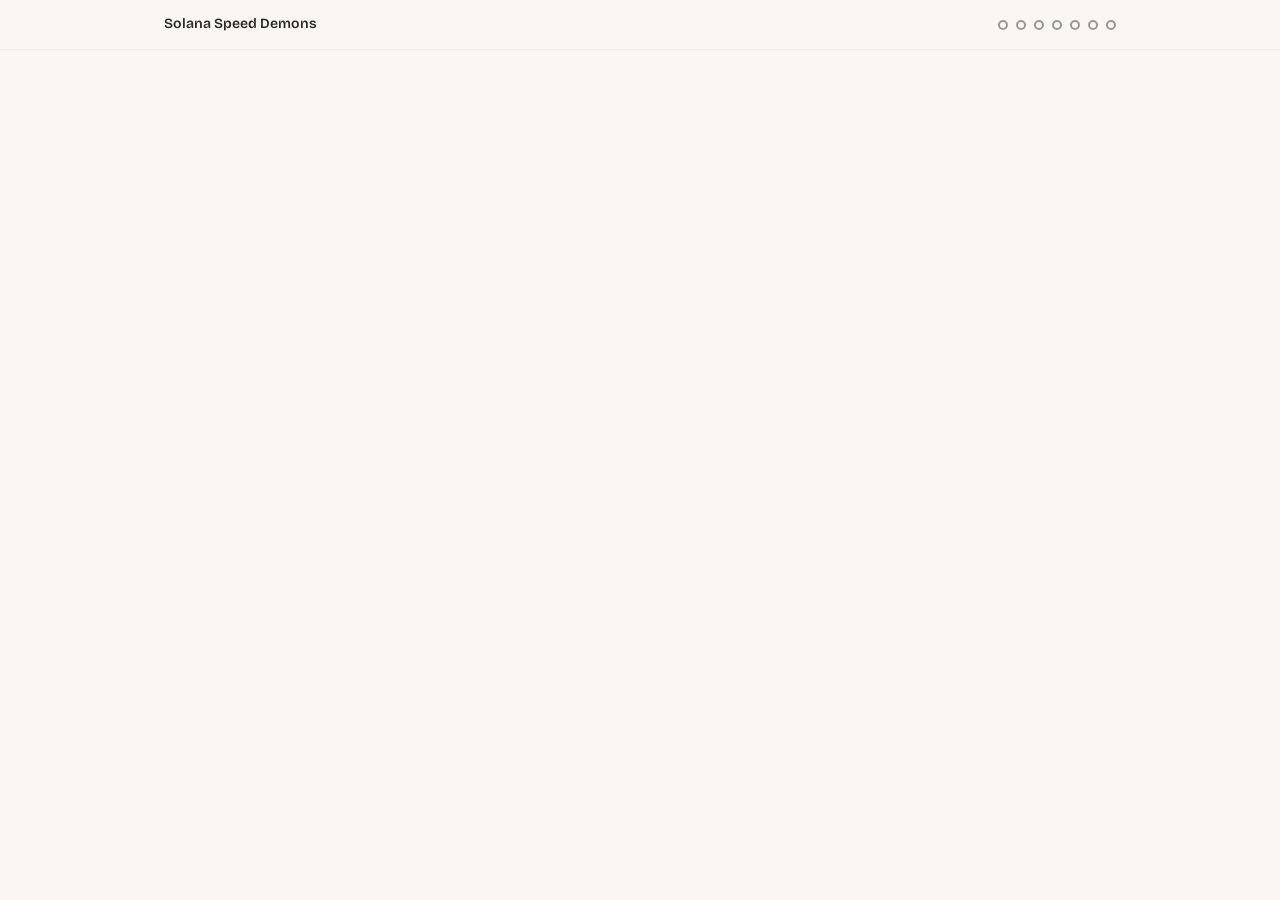
<file: _base.html>
<!DOCTYPE html>
<html lang="en">
<head>
  <meta charset="UTF-8">
  <meta name="viewport" content="width=device-width, initial-scale=1.0">
  <title>Solana Speed Demons</title>

  <!-- Fonts: loli.net mirror in place of Google Fonts -->
  <link rel="preconnect" href="https://fonts.loli.net">
  <link rel="preconnect" href="https://gstatic.loli.net" crossorigin>
  <link href="https://fonts.loli.net/css2?family=Bricolage+Grotesque:opsz,wght@12..96,400;12..96,600;12..96,700;12..96,800&family=DM+Sans:ital,opsz,wght@0,9..40,300;0,9..40,400;0,9..40,500;0,9..40,600;0,9..40,700;1,9..40,400;1,9..40,500&family=JetBrains+Mono:wght@400;500;600&display=swap" rel="stylesheet">

  <link rel="stylesheet" href="styles.css">

  <!-- Teal accent — crisp, technical, infrastructure-grade -->
  <style>
    :root {
      --color-accent:       #2A7B9B;
      --color-accent-hover: #1F6280;
      --color-accent-light: #E4F2F7;
      --color-accent-muted: #5A9DB8;
    }
  </style>

  <script src="main.js" defer></script>
</head>
<body>

  <nav class="nav" id="nav">
    <div class="progress-bar" id="progress-bar" role="progressbar" aria-valuenow="0" aria-valuemin="0" aria-valuemax="100"></div>
    <div class="nav-inner">
      <span class="nav-title">Solana Speed Demons</span>
      <div class="nav-dots" id="nav-dots" role="tablist">
        <button class="nav-dot" data-target="module-1" data-tooltip="The Validator" role="tab" aria-label="Chapter 1: The Validator"></button>
        <button class="nav-dot" data-target="module-2" data-tooltip="Firedancer: a C engine" role="tab" aria-label="Chapter 2: Firedancer — the C engine"></button>
        <button class="nav-dot" data-target="module-3" data-tooltip="Transaction journey" role="tab" aria-label="Chapter 3: Transaction journey"></button>
        <button class="nav-dot" data-target="module-4" data-tooltip="Samba: MEV at wire speed" role="tab" aria-label="Chapter 4: Samba — MEV at wire speed"></button>
        <button class="nav-dot" data-target="module-5" data-tooltip="Delorean: the time machine" role="tab" aria-label="Chapter 5: Delorean — the time machine"></button>
        <button class="nav-dot" data-target="module-6" data-tooltip="The bigger picture" role="tab" aria-label="Chapter 6: The bigger picture"></button>
        <button class="nav-dot" data-target="module-7" data-tooltip="pmm-sim: private AMM dissected" role="tab" aria-label="Chapter 7: pmm-sim — private AMM dissected"></button>
      </div>
    </div>
  </nav>

  <main id="main">
    <!-- modules/*.html content is assembled here by build.sh -->
</file>
<file: styles.css>
/* =============================================================
   CODEBASE-TO-COURSE — COMPLETE DESIGN SYSTEM
   Copy this file verbatim into the course output directory.
   Never regenerate it — customize only via :root overrides
   in _base.html (accent color only).
   ============================================================= */

/* ── GOOGLE FONTS (loaded via _base.html <head>) ───────────────
   Bricolage Grotesque · DM Sans · JetBrains Mono
   ──────────────────────────────────────────────────────────── */

/* ── DESIGN TOKENS ─────────────────────────────────────────── */
:root {
  /* BACKGROUNDS */
  --color-bg:             #FAF7F2;
  --color-bg-warm:        #F5F0E8;
  --color-bg-code:        #1E1E2E;
  --color-text:           #2C2A28;
  --color-text-secondary: #6B6560;
  --color-text-muted:     #9E9790;
  --color-border:         #E5DFD6;
  --color-border-light:   #EEEBE5;
  --color-surface:        #FFFFFF;
  --color-surface-warm:   #FDF9F3;

  /* ACCENT — overridden per course in _base.html */
  --color-accent:         #D94F30;
  --color-accent-hover:   #C4432A;
  --color-accent-light:   #FDEEE9;
  --color-accent-muted:   #E8836C;

  /* SEMANTIC */
  --color-success:        #2D8B55;
  --color-success-light:  #E8F5EE;
  --color-error:          #C93B3B;
  --color-error-light:    #FDE8E8;
  --color-info:           #2A7B9B;
  --color-info-light:     #E4F2F7;

  /* ACTOR COLORS */
  --color-actor-1:        #D94F30;
  --color-actor-2:        #2A7B9B;
  --color-actor-3:        #7B6DAA;
  --color-actor-4:        #D4A843;
  --color-actor-5:        #2D8B55;

  /* FONTS */
  --font-display: 'Bricolage Grotesque', Georgia, serif;
  --font-body:    'DM Sans', -apple-system, sans-serif;
  --font-mono:    'JetBrains Mono', 'Fira Code', 'Consolas', monospace;

  /* TYPE SCALE */
  --text-xs:   0.75rem;
  --text-sm:   0.875rem;
  --text-base: 1rem;
  --text-lg:   1.125rem;
  --text-xl:   1.25rem;
  --text-2xl:  1.5rem;
  --text-3xl:  1.875rem;
  --text-4xl:  2.25rem;
  --text-5xl:  3rem;
  --text-6xl:  3.75rem;

  /* LINE HEIGHTS */
  --leading-tight:  1.15;
  --leading-snug:   1.3;
  --leading-normal: 1.6;
  --leading-loose:  1.8;

  /* SPACING */
  --space-1:  0.25rem;
  --space-2:  0.5rem;
  --space-3:  0.75rem;
  --space-4:  1rem;
  --space-5:  1.25rem;
  --space-6:  1.5rem;
  --space-8:  2rem;
  --space-10: 2.5rem;
  --space-12: 3rem;
  --space-16: 4rem;
  --space-20: 5rem;
  --space-24: 6rem;

  /* LAYOUT */
  --content-width:      800px;
  --content-width-wide: 1000px;
  --nav-height:         50px;

  /* RADII */
  --radius-sm:   8px;
  --radius-md:   12px;
  --radius-lg:   16px;
  --radius-full: 9999px;

  /* SHADOWS (warm-tinted, never pure black) */
  --shadow-sm: 0 1px 2px rgba(44,42,40,0.05);
  --shadow-md: 0 4px 12px rgba(44,42,40,0.08);
  --shadow-lg: 0 8px 24px rgba(44,42,40,0.10);
  --shadow-xl: 0 16px 48px rgba(44,42,40,0.12);

  /* EASING */
  --ease-out:    cubic-bezier(0.16,1,0.3,1);
  --ease-in-out: cubic-bezier(0.65,0,0.35,1);

  /* DURATIONS */
  --duration-fast:   150ms;
  --duration-normal: 300ms;
  --duration-slow:   500ms;
  --stagger-delay:   120ms;
}

/* ── RESET & BASE ───────────────────────────────────────────── */
*, *::before, *::after { box-sizing: border-box; margin: 0; padding: 0; }

html {
  scroll-snap-type: y proximity;
  scroll-behavior: smooth;
}

body {
  font-family: var(--font-body);
  font-size: var(--text-base);
  color: var(--color-text);
  line-height: var(--leading-normal);
  background: var(--color-bg);
  background-image: radial-gradient(
    ellipse at 20% 50%,
    rgba(217,79,48,0.03) 0%,
    transparent 50%
  );
}

/* ── SCROLLBAR ──────────────────────────────────────────────── */
::-webkit-scrollbar { width: 6px; }
::-webkit-scrollbar-track { background: transparent; }
::-webkit-scrollbar-thumb {
  background: var(--color-border);
  border-radius: var(--radius-full);
}

/* ── CODE GLOBALS ───────────────────────────────────────────── */
pre, code {
  white-space: pre-wrap;
  word-break: break-word;
  overflow-x: hidden;
}
.translation-code::-webkit-scrollbar,
pre::-webkit-scrollbar { display: none; }

/* Catppuccin-inspired syntax highlighting */
.code-keyword  { color: #CBA6F7; }
.code-string   { color: #A6E3A1; }
.code-function { color: #89B4FA; }
.code-comment  { color: #6C7086; }
.code-number   { color: #FAB387; }
.code-property { color: #F9E2AF; }
.code-operator { color: #94E2D5; }
.code-tag      { color: #F38BA8; }
.code-attr     { color: #F9E2AF; }
.code-value    { color: #A6E3A1; }
.code-line     { display: block; }

/* ── NAV ────────────────────────────────────────────────────── */
.nav {
  position: fixed;
  top: 0; left: 0; right: 0;
  height: var(--nav-height);
  z-index: 1000;
  background: rgba(250,247,242,0.92);
  backdrop-filter: blur(8px);
  border-bottom: 1px solid var(--color-border-light);
}

.progress-bar {
  position: absolute;
  bottom: 0; left: 0;
  height: 2px;
  width: 0%;
  background: var(--color-accent);
  transition: width 100ms linear;
}

.nav-inner {
  max-width: var(--content-width-wide);
  margin: 0 auto;
  padding: 0 var(--space-6);
  height: 100%;
  display: flex;
  align-items: center;
  justify-content: space-between;
  gap: var(--space-4);
}

.nav-title {
  font-family: var(--font-display);
  font-size: var(--text-sm);
  font-weight: 600;
  color: var(--color-text);
  white-space: nowrap;
  overflow: hidden;
  text-overflow: ellipsis;
  max-width: 300px;
}

.nav-dots {
  display: flex;
  align-items: center;
  gap: var(--space-2);
}

.nav-dot {
  width: 10px; height: 10px;
  border-radius: 50%;
  border: 2px solid var(--color-text-muted);
  background: transparent;
  cursor: pointer;
  transition: all var(--duration-fast);
  position: relative;
}
.nav-dot::after {
  content: attr(data-tooltip);
  position: absolute;
  top: calc(100% + 6px);
  left: 50%;
  transform: translateX(-50%);
  background: var(--color-bg-code);
  color: #CDD6F4;
  font-family: var(--font-body);
  font-size: var(--text-xs);
  white-space: nowrap;
  padding: var(--space-1) var(--space-3);
  border-radius: var(--radius-sm);
  pointer-events: none;
  opacity: 0;
  transition: opacity var(--duration-fast);
}
.nav-dot:hover::after { opacity: 1; }
.nav-dot.active {
  border-color: var(--color-accent);
  background: var(--color-accent);
  box-shadow: 0 0 0 3px var(--color-accent-light);
}
.nav-dot.visited {
  border-color: var(--color-accent-muted);
  background: var(--color-accent-muted);
}

/* ── MODULE STRUCTURE ───────────────────────────────────────── */
.module {
  min-height: 100dvh;
  min-height: 100vh;
  scroll-snap-align: start;
  padding: var(--space-16) var(--space-6);
  padding-top: calc(var(--nav-height) + var(--space-12));
}

.module-content {
  max-width: var(--content-width);
  margin: 0 auto;
}

.module-header { margin-bottom: var(--space-12); }

.module-number {
  display: block;
  font-family: var(--font-display);
  font-size: var(--text-6xl);
  font-weight: 800;
  color: var(--color-accent);
  opacity: 0.15;
  line-height: 1;
  margin-bottom: var(--space-2);
}

.module-title {
  font-family: var(--font-display);
  font-size: var(--text-4xl);
  font-weight: 700;
  line-height: var(--leading-tight);
  color: var(--color-text);
}

.module-subtitle {
  margin-top: var(--space-3);
  font-size: var(--text-lg);
  color: var(--color-text-secondary);
  line-height: var(--leading-snug);
}

.screen {
  margin-bottom: var(--space-16);
}

.screen-heading {
  font-family: var(--font-display);
  font-size: var(--text-2xl);
  font-weight: 600;
  color: var(--color-text);
  margin-bottom: var(--space-6);
  line-height: var(--leading-snug);
}

p { margin-bottom: var(--space-4); }
p:last-child { margin-bottom: 0; }

/* ── SCROLL ANIMATIONS ──────────────────────────────────────── */
@keyframes animIn {
  from { opacity: 0; transform: translateY(20px); }
  to   { opacity: 1; transform: translateY(0);    }
}
.animate-in {
  animation: animIn var(--duration-slow) var(--ease-out) both;
}
.animate-in.visible {
  /* JS still adds this class; CSS handles reveal regardless */
  opacity: 1;
  transform: translateY(0);
}
.stagger-children > .animate-in:nth-child(1) { animation-delay: 0ms; }
.stagger-children > .animate-in:nth-child(2) { animation-delay: 80ms; }
.stagger-children > .animate-in:nth-child(3) { animation-delay: 160ms; }
.stagger-children > .animate-in:nth-child(4) { animation-delay: 240ms; }
.stagger-children > .animate-in:nth-child(5) { animation-delay: 320ms; }
.stagger-children > .animate-in:nth-child(6) { animation-delay: 400ms; }

/* ── TRANSLATION BLOCKS ─────────────────────────────────────── */
.translation-block {
  display: grid;
  grid-template-columns: 1fr 1fr;
  gap: 0;
  border-radius: var(--radius-md);
  overflow: hidden;
  box-shadow: var(--shadow-md);
  margin: var(--space-8) 0;
}

.translation-code {
  background: var(--color-bg-code);
  color: #CDD6F4;
  padding: var(--space-6);
  font-family: var(--font-mono);
  font-size: var(--text-sm);
  line-height: 1.7;
  position: relative;
  overflow-x: hidden;
}

.translation-english {
  background: var(--color-surface-warm);
  padding: var(--space-6);
  font-size: var(--text-sm);
  line-height: 1.7;
  border-left: 3px solid var(--color-accent);
}

.translation-label {
  position: absolute;
  top: var(--space-2);
  right: var(--space-3);
  font-family: var(--font-mono);
  font-size: var(--text-xs);
  text-transform: uppercase;
  letter-spacing: 0.1em;
  opacity: 0.5;
}
.translation-english .translation-label {
  position: static;
  display: block;
  margin-bottom: var(--space-3);
  color: var(--color-text-muted);
}

.translation-lines .tl {
  padding: var(--space-1) 0;
  border-bottom: 1px solid var(--color-border-light);
  color: var(--color-text-secondary);
}
.translation-lines .tl:last-child { border-bottom: none; }

/* ── QUIZ ───────────────────────────────────────────────────── */
.quiz-container {
  background: var(--color-surface);
  border-radius: var(--radius-lg);
  padding: var(--space-8);
  box-shadow: var(--shadow-md);
  margin: var(--space-8) 0;
}

.quiz-question-block { margin-bottom: var(--space-8); }
.quiz-question-block:last-of-type { margin-bottom: 0; }

.quiz-question {
  font-family: var(--font-display);
  font-size: var(--text-lg);
  font-weight: 600;
  margin-bottom: var(--space-4);
  line-height: var(--leading-snug);
}

.quiz-options {
  display: flex;
  flex-direction: column;
  gap: var(--space-2);
}

.quiz-option {
  display: flex;
  align-items: center;
  gap: var(--space-3);
  padding: var(--space-3) var(--space-4);
  border: 2px solid var(--color-border);
  border-radius: var(--radius-sm);
  background: var(--color-surface);
  cursor: pointer;
  width: 100%;
  text-align: left;
  font-family: var(--font-body);
  font-size: var(--text-base);
  transition: border-color var(--duration-fast), background var(--duration-fast);
}
.quiz-option:hover:not(:disabled) { border-color: var(--color-accent-muted); }
.quiz-option.selected { border-color: var(--color-accent); background: var(--color-accent-light); }
.quiz-option.correct  { border-color: var(--color-success); background: var(--color-success-light); }
.quiz-option.incorrect{ border-color: var(--color-error);   background: var(--color-error-light); }
.quiz-option:disabled { cursor: default; }

.quiz-option-radio {
  width: 18px; height: 18px;
  border-radius: 50%;
  border: 2px solid var(--color-border);
  flex-shrink: 0;
  transition: all var(--duration-fast);
}
.quiz-option.selected .quiz-option-radio {
  border-color: var(--color-accent);
  background: var(--color-accent);
  box-shadow: inset 0 0 0 3px white;
}
.quiz-option.correct .quiz-option-radio  { border-color: var(--color-success); background: var(--color-success); box-shadow: inset 0 0 0 3px white; }
.quiz-option.incorrect .quiz-option-radio{ border-color: var(--color-error);   background: var(--color-error);   box-shadow: inset 0 0 0 3px white; }

.quiz-feedback {
  max-height: 0;
  overflow: hidden;
  opacity: 0;
  transition: max-height var(--duration-normal), opacity var(--duration-normal);
  font-size: var(--text-sm);
  border-radius: var(--radius-sm);
}
.quiz-feedback.show {
  max-height: 200px;
  opacity: 1;
  padding: var(--space-3);
  margin-top: var(--space-2);
}
.quiz-feedback.success { background: var(--color-success-light); color: var(--color-success); }
.quiz-feedback.error   { background: var(--color-error-light);   color: var(--color-error); }
.quiz-feedback.warning { background: var(--color-info-light);    color: var(--color-info); }

.quiz-check-btn, .quiz-reset-btn {
  margin-top: var(--space-6);
  padding: var(--space-3) var(--space-6);
  border-radius: var(--radius-sm);
  font-family: var(--font-body);
  font-size: var(--text-sm);
  font-weight: 600;
  cursor: pointer;
  border: none;
  transition: background var(--duration-fast), transform var(--duration-fast);
}
.quiz-check-btn {
  background: var(--color-accent);
  color: white;
  margin-right: var(--space-3);
}
.quiz-check-btn:hover { background: var(--color-accent-hover); transform: translateY(-1px); }
.quiz-reset-btn {
  background: var(--color-surface);
  color: var(--color-text-secondary);
  border: 1px solid var(--color-border);
}
.quiz-reset-btn:hover { border-color: var(--color-accent-muted); }

/* Scenario block */
.scenario-block { margin-bottom: var(--space-6); }
.scenario-context {
  background: var(--color-info-light);
  border-left: 3px solid var(--color-info);
  border-radius: 0 var(--radius-sm) var(--radius-sm) 0;
  padding: var(--space-4);
  margin-bottom: var(--space-4);
}
.scenario-label {
  display: inline-block;
  font-family: var(--font-mono);
  font-size: var(--text-xs);
  text-transform: uppercase;
  letter-spacing: 0.1em;
  color: var(--color-info);
  margin-bottom: var(--space-2);
}

/* ── DRAG AND DROP ──────────────────────────────────────────── */
.dnd-container { margin: var(--space-8) 0; }
.dnd-chips {
  display: flex;
  flex-wrap: wrap;
  gap: var(--space-3);
  margin-bottom: var(--space-6);
}
.dnd-chip {
  padding: var(--space-2) var(--space-4);
  background: var(--color-accent);
  color: white;
  border-radius: var(--radius-full);
  font-size: var(--text-sm);
  font-weight: 600;
  cursor: grab;
  user-select: none;
  transition: opacity var(--duration-fast), transform var(--duration-fast);
}
.dnd-chip:active { cursor: grabbing; transform: scale(1.05); }
.dnd-chip.dragging { opacity: 0.4; }
.dnd-chip.placed { opacity: 0.3; pointer-events: none; }

.dnd-zones { display: flex; flex-direction: column; gap: var(--space-4); }
.dnd-zone {
  border: 1px solid var(--color-border);
  border-radius: var(--radius-md);
  padding: var(--space-4);
  background: var(--color-surface);
}
.dnd-zone-label { font-size: var(--text-sm); color: var(--color-text-secondary); margin-bottom: var(--space-3); }
.dnd-zone-target {
  min-height: 40px;
  border: 2px dashed var(--color-border);
  border-radius: var(--radius-sm);
  display: flex;
  align-items: center;
  justify-content: center;
  font-size: var(--text-sm);
  color: var(--color-text-muted);
  transition: border-color var(--duration-fast), background var(--duration-fast);
}
.dnd-zone-target.drag-over { border-color: var(--color-accent); background: var(--color-accent-light); }
.dnd-zone-target.correct-placed { border-color: var(--color-success); background: var(--color-success-light); color: var(--color-success); font-weight: 600; }
.dnd-zone-target.incorrect-placed{ border-color: var(--color-error); background: var(--color-error-light); }
.touch-ghost {
  padding: var(--space-2) var(--space-4);
  background: var(--color-accent);
  color: white;
  border-radius: var(--radius-full);
  font-size: var(--text-sm);
  font-weight: 600;
  opacity: 0.85;
  pointer-events: none;
}

/* ── GROUP CHAT ─────────────────────────────────────────────── */
.chat-window {
  background: var(--color-surface);
  border-radius: var(--radius-lg);
  box-shadow: var(--shadow-md);
  overflow: hidden;
  margin: var(--space-8) 0;
}

.chat-messages {
  padding: var(--space-6);
  display: flex;
  flex-direction: column;
  gap: var(--space-4);
  min-height: 200px;
}

.chat-message {
  display: flex;
  align-items: flex-end;
  gap: var(--space-3);
  animation: fadeSlideUp 0.3s var(--ease-out);
}

.chat-avatar {
  width: 36px; height: 36px;
  border-radius: 50%;
  display: flex;
  align-items: center;
  justify-content: center;
  font-family: var(--font-display);
  font-size: var(--text-sm);
  font-weight: 700;
  color: white;
  flex-shrink: 0;
}

.chat-bubble {
  max-width: 75%;
  background: var(--color-bg-warm);
  border-radius: var(--radius-md) var(--radius-md) var(--radius-md) 4px;
  padding: var(--space-3) var(--space-4);
}

.chat-sender {
  display: block;
  font-size: var(--text-xs);
  font-weight: 700;
  margin-bottom: var(--space-1);
  font-family: var(--font-mono);
  text-transform: uppercase;
  letter-spacing: 0.05em;
}

.chat-bubble p {
  font-size: var(--text-sm);
  margin: 0;
  line-height: var(--leading-normal);
}

.chat-typing {
  display: flex;
  align-items: center;
  gap: var(--space-3);
  padding: 0 var(--space-6) var(--space-4);
}

.chat-typing-dots {
  display: flex;
  gap: var(--space-1);
  background: var(--color-bg-warm);
  padding: var(--space-3) var(--space-4);
  border-radius: var(--radius-md);
}

.typing-dot {
  width: 8px; height: 8px;
  border-radius: 50%;
  background: var(--color-text-muted);
  animation: typingBounce 1.4s infinite;
}
.typing-dot:nth-child(2) { animation-delay: 0.2s; }
.typing-dot:nth-child(3) { animation-delay: 0.4s; }

.chat-controls {
  padding: var(--space-4) var(--space-6);
  border-top: 1px solid var(--color-border-light);
  display: flex;
  align-items: center;
  gap: var(--space-3);
  background: var(--color-surface-warm);
}
.chat-progress {
  margin-left: auto;
  font-size: var(--text-xs);
  color: var(--color-text-muted);
  font-family: var(--font-mono);
}

/* ── FLOW / DATA FLOW ANIMATION ─────────────────────────────── */
.flow-animation {
  position: relative;
  background: var(--color-surface);
  border-radius: var(--radius-lg);
  padding: var(--space-8);
  box-shadow: var(--shadow-md);
  margin: var(--space-8) 0;
}

.flow-actors {
  display: flex;
  justify-content: space-around;
  align-items: center;
  gap: var(--space-4);
  margin-bottom: var(--space-8);
  flex-wrap: wrap;
}

.flow-actor {
  display: flex;
  flex-direction: column;
  align-items: center;
  gap: var(--space-2);
  transition: all var(--duration-normal) var(--ease-out);
}

.flow-actor-icon {
  width: 56px; height: 56px;
  border-radius: var(--radius-md);
  background: var(--color-bg-warm);
  border: 2px solid var(--color-border);
  display: flex;
  align-items: center;
  justify-content: center;
  font-family: var(--font-display);
  font-size: var(--text-xl);
  font-weight: 700;
  transition: all var(--duration-normal) var(--ease-out);
}

.flow-actor span {
  font-size: var(--text-xs);
  color: var(--color-text-secondary);
  font-family: var(--font-mono);
  text-align: center;
}

.flow-actor.active .flow-actor-icon {
  border-color: var(--color-accent);
  background: var(--color-accent-light);
  box-shadow: 0 0 0 3px var(--color-accent-light), 0 0 20px rgba(217,79,48,0.15);
  transform: scale(1.1);
}

.flow-packet {
  width: 16px; height: 16px;
  border-radius: 50%;
  background: var(--color-accent);
  position: absolute;
  pointer-events: none;
  display: none;
  box-shadow: 0 0 8px rgba(217,79,48,0.5);
}

.flow-step-label {
  text-align: center;
  font-size: var(--text-sm);
  color: var(--color-text-secondary);
  min-height: 2.5em;
  padding: var(--space-3) var(--space-4);
  background: var(--color-bg-warm);
  border-radius: var(--radius-sm);
  margin-bottom: var(--space-6);
  line-height: var(--leading-normal);
}

.flow-controls {
  display: flex;
  align-items: center;
  gap: var(--space-3);
}
.flow-progress {
  margin-left: auto;
  font-size: var(--text-xs);
  color: var(--color-text-muted);
  font-family: var(--font-mono);
}

/* ── ARCHITECTURE DIAGRAM ───────────────────────────────────── */
.arch-diagram {
  background: var(--color-surface);
  border-radius: var(--radius-lg);
  padding: var(--space-8);
  box-shadow: var(--shadow-md);
  margin: var(--space-8) 0;
}
.arch-zone {
  border: 1px dashed var(--color-border);
  border-radius: var(--radius-md);
  padding: var(--space-6);
  margin-bottom: var(--space-4);
}
.arch-zone-label {
  font-family: var(--font-mono);
  font-size: var(--text-xs);
  text-transform: uppercase;
  letter-spacing: 0.1em;
  color: var(--color-text-muted);
  margin-bottom: var(--space-4);
}
.arch-component {
  display: inline-flex;
  flex-direction: column;
  align-items: center;
  gap: var(--space-2);
  padding: var(--space-4);
  background: var(--color-surface-warm);
  border: 1px solid var(--color-border);
  border-radius: var(--radius-md);
  cursor: pointer;
  margin: var(--space-2);
  transition: all var(--duration-fast);
  font-size: var(--text-sm);
}
.arch-component:hover, .arch-component.active {
  border-color: var(--color-accent);
  background: var(--color-accent-light);
  transform: translateY(-2px);
  box-shadow: var(--shadow-sm);
}
.arch-icon { font-size: 1.5rem; }
.arch-description {
  margin-top: var(--space-4);
  padding: var(--space-4);
  background: var(--color-bg-warm);
  border-radius: var(--radius-sm);
  font-size: var(--text-sm);
  color: var(--color-text-secondary);
  min-height: 2.5em;
}

/* ── LAYER TOGGLE ───────────────────────────────────────────── */
.layer-demo { margin: var(--space-8) 0; }
.layer-tabs {
  display: flex;
  gap: var(--space-2);
  margin-bottom: var(--space-4);
}
.layer-tab {
  padding: var(--space-2) var(--space-5);
  border-radius: var(--radius-sm);
  border: 1px solid var(--color-border);
  background: var(--color-surface);
  font-family: var(--font-mono);
  font-size: var(--text-sm);
  cursor: pointer;
  transition: all var(--duration-fast);
}
.layer-tab.active {
  background: var(--color-accent);
  color: white;
  border-color: var(--color-accent);
}
.layer-viewport {
  border-radius: var(--radius-md);
  overflow: hidden;
  border: 1px solid var(--color-border);
}
.layer-description {
  margin-top: var(--space-3);
  font-size: var(--text-sm);
  color: var(--color-text-secondary);
}

/* ── BUG CHALLENGE ──────────────────────────────────────────── */
.bug-challenge {
  background: var(--color-surface);
  border-radius: var(--radius-lg);
  padding: var(--space-8);
  box-shadow: var(--shadow-md);
  margin: var(--space-8) 0;
}
.bug-challenge h3 {
  font-family: var(--font-display);
  font-size: var(--text-lg);
  font-weight: 600;
  margin-bottom: var(--space-4);
}
.bug-code {
  background: var(--color-bg-code);
  border-radius: var(--radius-md);
  overflow: hidden;
  margin-bottom: var(--space-4);
}
.bug-line {
  display: flex;
  align-items: center;
  gap: var(--space-3);
  padding: var(--space-2) var(--space-4);
  cursor: pointer;
  transition: background var(--duration-fast);
}
.bug-line:hover { background: rgba(255,255,255,0.05); }
.bug-line.correct  { background: rgba(45,139,85,0.2); }
.bug-line.incorrect{ background: rgba(201,59,59,0.2); }
.line-num {
  font-family: var(--font-mono);
  font-size: var(--text-sm);
  color: #6C7086;
  min-width: 1.5em;
  text-align: right;
  user-select: none;
}
.bug-line code {
  font-family: var(--font-mono);
  font-size: var(--text-sm);
  color: #CDD6F4;
}
.bug-feedback {
  max-height: 0;
  overflow: hidden;
  opacity: 0;
  transition: max-height var(--duration-normal), opacity var(--duration-normal);
  font-size: var(--text-sm);
  border-radius: var(--radius-sm);
}
.bug-feedback.show {
  max-height: 200px;
  opacity: 1;
  padding: var(--space-3);
}
.bug-feedback.success { background: var(--color-success-light); color: var(--color-success); }
.bug-feedback.error   { background: var(--color-error-light);   color: var(--color-error); }

/* ── CALLOUT BOXES ──────────────────────────────────────────── */
.callout {
  display: flex;
  gap: var(--space-4);
  padding: var(--space-5);
  border-radius: var(--radius-md);
  margin: var(--space-6) 0;
  border-left: 4px solid;
}
.callout-accent  { background: var(--color-accent-light);  border-color: var(--color-accent); }
.callout-info    { background: var(--color-info-light);    border-color: var(--color-info); }
.callout-warning { background: var(--color-error-light);   border-color: var(--color-error); }

.callout-icon { font-size: 1.25rem; flex-shrink: 0; margin-top: 2px; }
.callout-title { display: block; font-weight: 700; margin-bottom: var(--space-1); }
.callout-content p { font-size: var(--text-sm); margin: 0; color: var(--color-text-secondary); }

/* ── PATTERN / FEATURE CARDS ────────────────────────────────── */
.pattern-cards {
  display: grid;
  grid-template-columns: repeat(auto-fit, minmax(220px, 1fr));
  gap: var(--space-4);
  margin: var(--space-6) 0;
}
.pattern-card {
  background: var(--color-surface);
  border-radius: var(--radius-md);
  padding: var(--space-6);
  box-shadow: var(--shadow-sm);
  border-top: 3px solid var(--color-accent);
  transition: transform var(--duration-normal) var(--ease-out), box-shadow var(--duration-normal);
}
.pattern-card:hover { transform: translateY(-4px); box-shadow: var(--shadow-md); }
.pattern-icon {
  width: 40px; height: 40px;
  border-radius: var(--radius-sm);
  display: flex;
  align-items: center;
  justify-content: center;
  font-size: 1.1rem;
  margin-bottom: var(--space-3);
}
.pattern-title {
  font-family: var(--font-display);
  font-size: var(--text-base);
  font-weight: 700;
  margin-bottom: var(--space-2);
}
.pattern-desc {
  font-size: var(--text-sm);
  color: var(--color-text-secondary);
  line-height: var(--leading-normal);
  margin: 0;
}

/* ── FLOW DIAGRAMS (static) ─────────────────────────────────── */
.flow-steps {
  display: flex;
  align-items: center;
  gap: var(--space-3);
  flex-wrap: wrap;
  margin: var(--space-6) 0;
}
.flow-step {
  display: flex;
  flex-direction: column;
  align-items: center;
  gap: var(--space-2);
  text-align: center;
}
.flow-step-num {
  width: 40px; height: 40px;
  border-radius: 50%;
  background: var(--color-accent);
  color: white;
  font-family: var(--font-display);
  font-weight: 700;
  display: flex;
  align-items: center;
  justify-content: center;
}
.flow-step p { font-size: var(--text-sm); color: var(--color-text-secondary); max-width: 120px; margin: 0; }
.flow-arrow {
  font-size: var(--text-xl);
  color: var(--color-text-muted);
  flex-shrink: 0;
}

/* ── BADGE / CONFIG LIST ────────────────────────────────────── */
.badge-list {
  display: flex;
  flex-direction: column;
  gap: var(--space-2);
  margin: var(--space-6) 0;
}
.badge-item {
  display: flex;
  align-items: center;
  gap: var(--space-4);
  padding: var(--space-3) var(--space-4);
  border: 1px solid var(--color-border-light);
  border-radius: var(--radius-sm);
  background: var(--color-surface);
  transition: border-color var(--duration-fast);
}
.badge-item:hover { border-color: var(--color-accent-muted); }
.badge-code {
  font-family: var(--font-mono);
  font-size: var(--text-sm);
  background: var(--color-bg-code);
  color: #CBA6F7;
  padding: var(--space-1) var(--space-3);
  border-radius: var(--radius-sm);
  white-space: nowrap;
}
.badge-desc {
  font-size: var(--text-sm);
  color: var(--color-text-secondary);
}

/* ── GLOSSARY TOOLTIPS ──────────────────────────────────────── */
.term {
  border-bottom: 1.5px dashed var(--color-accent-muted);
  cursor: pointer;
}
.term:hover, .term.active {
  border-bottom-color: var(--color-accent);
  color: var(--color-accent);
}
.term-tooltip {
  position: fixed;
  background: var(--color-bg-code);
  color: #CDD6F4;
  padding: var(--space-3) var(--space-4);
  border-radius: var(--radius-sm);
  font-size: var(--text-sm);
  font-family: var(--font-body);
  line-height: var(--leading-normal);
  width: max(200px, min(320px, 80vw));
  box-shadow: var(--shadow-lg);
  pointer-events: none;
  opacity: 0;
  transition: opacity var(--duration-fast);
  z-index: 10000;
}
.term-tooltip::after {
  content: '';
  position: absolute;
  top: 100%;
  left: 50%;
  transform: translateX(-50%);
  border: 6px solid transparent;
  border-top-color: var(--color-bg-code);
}
.term-tooltip.visible { opacity: 1; }
.term-tooltip.flip::after {
  top: auto;
  bottom: 100%;
  border-top-color: transparent;
  border-bottom-color: var(--color-bg-code);
}

/* ── VISUAL FILE TREE ───────────────────────────────────────── */
.file-tree {
  font-family: var(--font-mono);
  font-size: var(--text-sm);
  margin: var(--space-6) 0;
}
.ft-folder, .ft-file {
  padding: var(--space-2) var(--space-3);
  border-left: 2px solid var(--color-border-light);
  margin-left: var(--space-4);
}
.ft-folder > .ft-name { color: var(--color-accent); font-weight: 600; }
.ft-folder > .ft-name::before { content: '📁 '; }
.ft-file > .ft-name::before { content: '📄 '; }
.ft-desc {
  color: var(--color-text-secondary);
  font-family: var(--font-body);
  margin-left: var(--space-2);
  font-size: var(--text-xs);
}
.ft-children { margin-left: var(--space-4); }

/* ── ICON-LABEL ROWS ────────────────────────────────────────── */
.icon-rows {
  display: flex;
  flex-direction: column;
  gap: var(--space-4);
  margin: var(--space-6) 0;
}
.icon-row {
  display: flex;
  align-items: center;
  gap: var(--space-4);
  padding: var(--space-4);
  background: var(--color-surface);
  border-radius: var(--radius-md);
  box-shadow: var(--shadow-sm);
}
.icon-row strong { display: block; font-weight: 600; }
.icon-row p { margin: var(--space-1) 0 0; color: var(--color-text-secondary); font-size: var(--text-sm); }
.icon-circle {
  width: 48px; height: 48px;
  border-radius: 50%;
  display: flex;
  align-items: center;
  justify-content: center;
  font-size: 1.25rem;
  flex-shrink: 0;
}

/* ── NUMBERED STEP CARDS ────────────────────────────────────── */
.step-cards {
  display: flex;
  flex-direction: column;
  gap: var(--space-3);
  margin: var(--space-6) 0;
}
.step-card {
  display: flex;
  align-items: flex-start;
  gap: var(--space-4);
  padding: var(--space-4) var(--space-5);
  background: var(--color-surface);
  border-radius: var(--radius-md);
  border-left: 3px solid var(--color-accent);
  box-shadow: var(--shadow-sm);
}
.step-num {
  width: 32px; height: 32px;
  border-radius: 50%;
  background: var(--color-accent);
  color: white;
  font-weight: 700;
  display: flex;
  align-items: center;
  justify-content: center;
  font-family: var(--font-display);
  flex-shrink: 0;
}
.step-body strong { display: block; font-weight: 600; margin-bottom: var(--space-1); }
.step-body p { margin: 0; color: var(--color-text-secondary); font-size: var(--text-sm); }

/* ── SHARED BUTTON STYLE ────────────────────────────────────── */
.btn {
  padding: var(--space-2) var(--space-5);
  border-radius: var(--radius-sm);
  border: 1px solid var(--color-border);
  background: var(--color-surface);
  font-family: var(--font-body);
  font-size: var(--text-sm);
  font-weight: 600;
  cursor: pointer;
  transition: all var(--duration-fast);
  color: var(--color-text-secondary);
}
.btn:hover { border-color: var(--color-accent-muted); color: var(--color-accent); }
.btn-primary {
  background: var(--color-accent);
  color: white;
  border-color: var(--color-accent);
}
.btn-primary:hover { background: var(--color-accent-hover); border-color: var(--color-accent-hover); color: white; }

/* ── RESPONSIVE ─────────────────────────────────────────────── */
@media (max-width: 768px) {
  :root {
    --text-4xl: 1.875rem;
    --text-5xl: 2.25rem;
    --text-6xl: 3rem;
  }
  .translation-block { grid-template-columns: 1fr; }
  .translation-english { border-left: none; border-top: 3px solid var(--color-accent); }
  .pattern-cards { grid-template-columns: 1fr 1fr; }
}

@media (max-width: 480px) {
  :root {
    --text-4xl: 1.5rem;
    --text-5xl: 1.875rem;
    --text-6xl: 2.25rem;
  }
  .module { padding: var(--space-8) var(--space-4); }
  .pattern-cards { grid-template-columns: 1fr; }
  .flow-steps { flex-direction: column; }
  .flow-arrow { transform: rotate(90deg); }
  .nav-title { max-width: 140px; }
}

/* ── KEYFRAMES ──────────────────────────────────────────────── */
@keyframes fadeSlideUp {
  from { opacity: 0; transform: translateY(12px); }
  to   { opacity: 1; transform: translateY(0); }
}

@keyframes typingBounce {
  0%, 60%, 100% { transform: translateY(0); }
  30%           { transform: translateY(-6px); }
}

@keyframes packetMove {
  from { left: var(--packet-from-x); top: var(--packet-from-y); opacity: 0; }
  20%  { opacity: 1; }
  80%  { opacity: 1; }
  to   { left: var(--packet-to-x);   top: var(--packet-to-y);   opacity: 0; }
}
</file>
